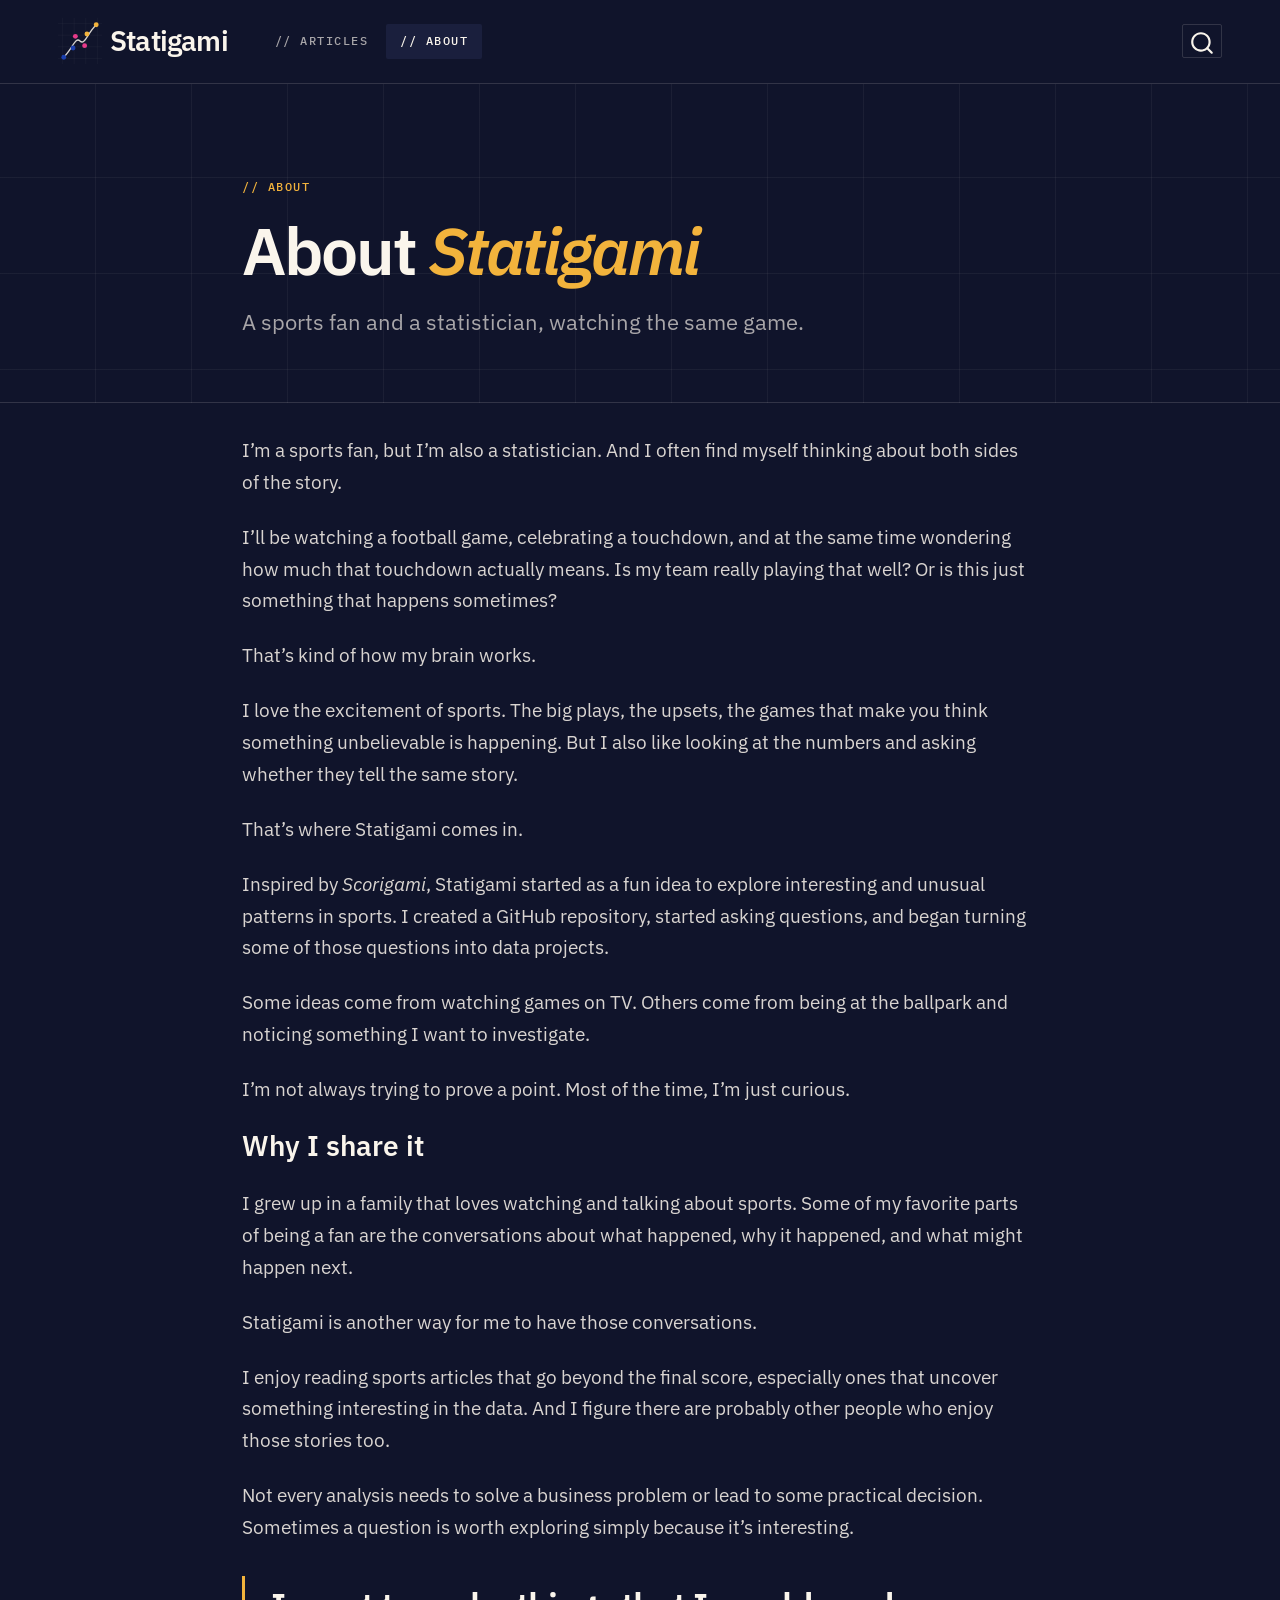
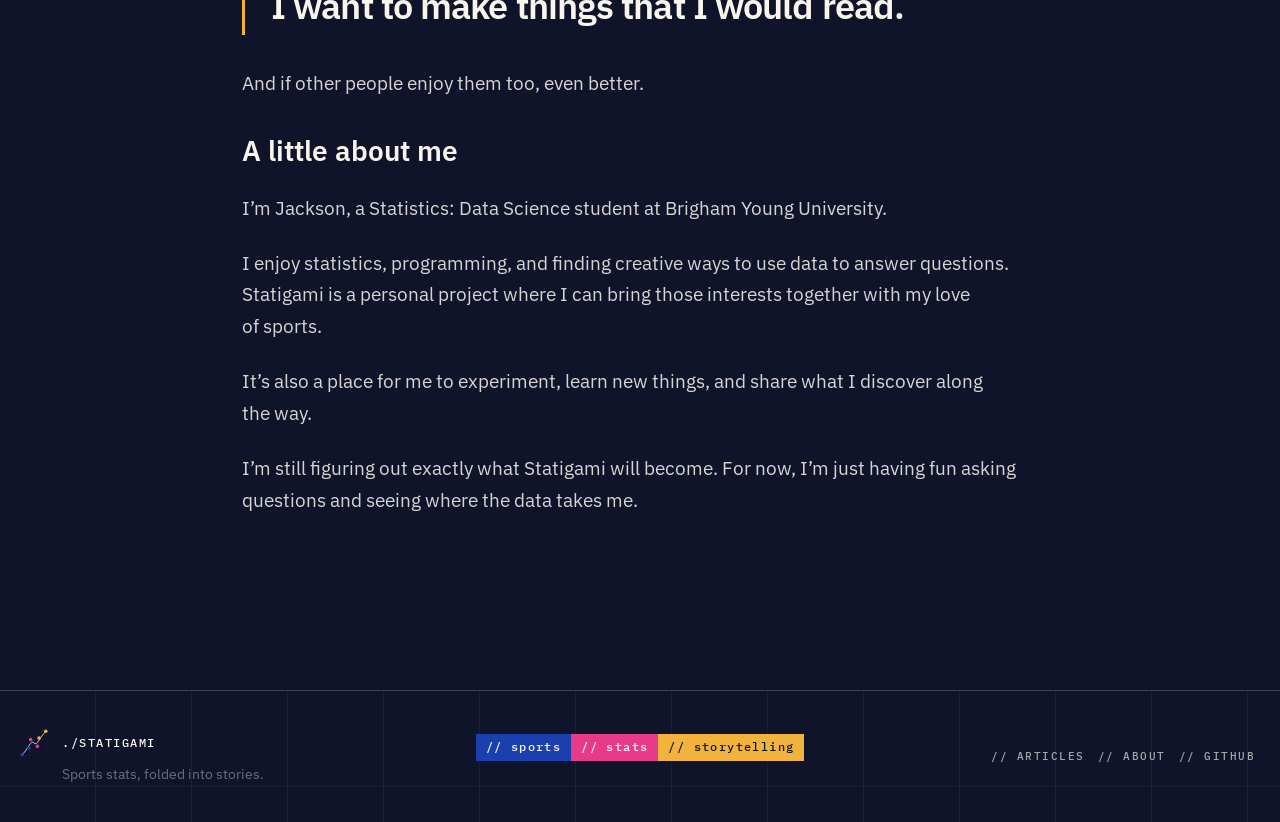
<file: about.html>
<!DOCTYPE html>
<html xmlns="http://www.w3.org/1999/xhtml" lang="en" xml:lang="en"><head>

<meta charset="utf-8">
<meta name="generator" content="quarto-1.11.9">

<meta name="viewport" content="width=device-width, initial-scale=1.0, user-scalable=yes">


<title>About Statigami – Statigami</title>
<style>
/* Default styles provided by pandoc.
** See https://pandoc.org/MANUAL.html#variables-for-html for config info.
*/
span.smallcaps{font-variant: small-caps;}
div.columns{display: flex; gap: 1.5em;}
div.column{flex: auto;}
@media screen {
div.columns{gap: min(4vw, 1.5em);}
div.column{overflow-x: auto;}
}
div.hanging-indent{margin-left: 1.5em; text-indent: -1.5em;}
ul.task-list{list-style: none;}
ul.task-list li input[type="checkbox"] {
  width: 0.8em;
  margin: 0 0.8em 0.2em -1em; /* quarto-specific, see https://github.com/quarto-dev/quarto-cli/issues/4556 */ 
  vertical-align: middle;
}
</style>


<script src="site_libs/quarto-nav/quarto-nav.js"></script>
<script src="site_libs/quarto-nav/headroom.min.js"></script>
<script src="site_libs/clipboard/clipboard.min.js"></script>
<script src="site_libs/quarto-search/autocomplete.umd.js"></script>
<script src="site_libs/quarto-search/fuse.min.js"></script>
<script src="site_libs/quarto-search/quarto-search.js"></script>
<meta name="quarto:offset" content="./">
<link href="./assets/brand/mark-circle.svg" rel="icon" type="image/svg+xml">
<script src="site_libs/quarto-html/quarto.js" type="module"></script>
<script src="site_libs/quarto-html/tabsets/tabsets.js" type="module"></script>
<script src="site_libs/quarto-html/scrollable-regions/scrollable-regions.js" type="module"></script>
<script src="site_libs/quarto-html/popper.min.js"></script>
<script src="site_libs/quarto-html/tippy.umd.min.js"></script>
<script src="site_libs/quarto-html/anchor.min.js"></script>
<link href="site_libs/quarto-html/tippy.css" rel="stylesheet">
<link href="site_libs/quarto-html/quarto-syntax-highlighting-dark-9f6dff70e9cd0515a60d617a9ec6b0ea.css" rel="stylesheet" id="quarto-text-highlighting-styles">
<script src="site_libs/bootstrap/bootstrap.min.js"></script>
<link href="site_libs/bootstrap/bootstrap-icons.css" rel="stylesheet">
<link href="site_libs/bootstrap/bootstrap-7eaee70c5a9a3da5aa6dca53f862698c.min.css" rel="stylesheet" append-hash="true" id="quarto-bootstrap" data-mode="dark">
<script id="quarto-search-options" type="application/json">{
  "location": "navbar",
  "copy-button": false,
  "collapse-after": 3,
  "panel-placement": "end",
  "type": "overlay",
  "limit": 50,
  "keyboard-shortcut": [
    "f",
    "/",
    "s"
  ],
  "show-item-context": false,
  "language": {
    "search-no-results-text": "No results",
    "search-matching-documents-text": "matching documents",
    "search-copy-link-title": "Copy link to search",
    "search-hide-matches-text": "Hide additional matches",
    "search-more-match-text": "more match in this document",
    "search-more-matches-text": "more matches in this document",
    "search-clear-button-title": "Clear",
    "search-text-placeholder": "",
    "search-detached-cancel-button-title": "Cancel",
    "search-submit-button-title": "Submit",
    "search-label": "Search"
  }
}</script>
<style>html{ scroll-behavior: smooth; }</style>


<meta property="og:title" content="About Statigami – Statigami">
<meta property="og:description" content="A sports fan and a statistician, watching the same game.">
<meta property="og:site_name" content="Statigami">
<meta name="twitter:title" content="About Statigami – Statigami">
<meta name="twitter:description" content="A sports fan and a statistician, watching the same game.">
<meta name="twitter:card" content="summary">
</head>

<body class="nav-fixed fullcontent quarto-light"><a id="quarto-skip-link" class="visually-hidden-focusable" href="#quarto-document-content">Skip to main content</a>

<div id="quarto-search-results"></div>
  <header id="quarto-header" class="headroom fixed-top quarto-banner">
    <nav class="navbar navbar-expand-lg " data-bs-theme="dark" aria-label="Site">
      <div class="navbar-container container-fluid">
      <div class="navbar-brand-container mx-auto">
    <a href="./index.html" class="navbar-brand navbar-brand-logo">
    <img src="./assets/brand/mark.svg" alt="Statigami logo" class="navbar-logo light-content">
    <img src="./assets/brand/mark.svg" alt="Statigami logo" class="navbar-logo dark-content">
    </a>
    <a class="navbar-brand" href="./index.html">
    <span class="navbar-title">Statigami</span>
    </a>
  </div>
          <button class="navbar-toggler" type="button" data-bs-toggle="collapse" data-bs-target="#navbarCollapse" aria-controls="navbarCollapse" aria-expanded="false" aria-label="Toggle navigation" onclick="if (window.quartoToggleHeadroom) { window.quartoToggleHeadroom(); }">
  <span class="navbar-toggler-icon"></span>
</button>
          <div class="collapse navbar-collapse" id="navbarCollapse">
            <ul class="navbar-nav navbar-nav-scroll me-auto">
  <li class="nav-item">
    <a class="nav-link" href="./articles.html"> 
<span class="menu-text">// Articles</span></a>
  </li>  
  <li class="nav-item">
    <a class="nav-link active" href="./about.html" aria-current="page"> 
<span class="menu-text">// About</span></a>
  </li>  
</ul>
          </div> <!-- /navcollapse -->
            <div class="quarto-navbar-tools">
</div>
            <div id="quarto-search" class="" title="Search"></div>
      </div> <!-- /container-fluid -->
    </nav>
</header>
<!-- content -->
<header id="title-block-header" class="quarto-title-block sg-title-block page-columns page-full">
  <div class="quarto-title-banner page-columns page-full">
    <div class="quarto-title column-body">
      <div class="sg-kicker">
        
        <span class="sg-kicker-cat">// About</span>
        
      </div>
      <h1 class="title">About <em>Statigami</em></h1>
            <p class="subtitle lead">A sports fan and a statistician, watching the same game.</p>
                      </div>
  </div>
</header><div id="quarto-content" class="quarto-container page-columns page-rows-contents page-layout-article page-navbar">
<!-- sidebar -->
<!-- margin-sidebar -->
    
<!-- main -->
<main class="content quarto-banner-title-block" id="quarto-document-content" tabindex="-1">




<p>I’m a sports fan, but I’m also a statistician. And I often find myself thinking about both sides of the story.</p>
<p>I’ll be watching a football game, celebrating a touchdown, and at the same time wondering how much that touchdown actually means. Is my team really playing that well? Or is this just something that happens sometimes?</p>
<p>That’s kind of how my brain works.</p>
<p>I love the excitement of sports. The big plays, the upsets, the games that make you think something unbelievable is happening. But I also like looking at the numbers and asking whether they tell the same story.</p>
<p>That’s where Statigami comes in.</p>
<p>Inspired by <em>Scorigami</em>, Statigami started as a fun idea to explore interesting and unusual patterns in sports. I created a GitHub repository, started asking questions, and began turning some of those questions into data projects.</p>
<p>Some ideas come from watching games on TV. Others come from being at the ballpark and noticing something I want to investigate.</p>
<p>I’m not always trying to prove a point. Most of the time, I’m just curious.</p>
<section id="why-i-share-it" class="level2">
<h2 class="anchored" data-anchor-id="why-i-share-it">Why I share it</h2>
<p>I grew up in a family that loves watching and talking about sports. Some of my favorite parts of being a fan are the conversations about what happened, why it happened, and what might happen next.</p>
<p>Statigami is another way for me to have those conversations.</p>
<p>I enjoy reading sports articles that go beyond the final score, especially ones that uncover something interesting in the data. And I figure there are probably other people who enjoy those stories too.</p>
<p>Not every analysis needs to solve a business problem or lead to some practical decision. Sometimes a question is worth exploring simply because it’s interesting.</p>
<div class="sg-pull">
<p>I want to make things that I would read.</p>
</div>
<p>And if other people enjoy them too, even better.</p>
</section>
<section id="a-little-about-me" class="level2">
<h2 class="anchored" data-anchor-id="a-little-about-me">A little about me</h2>
<p>I’m Jackson, a Statistics: Data Science student at Brigham Young University.</p>
<p>I enjoy statistics, programming, and finding creative ways to use data to answer questions. Statigami is a personal project where I can bring those interests together with my love of sports.</p>
<p>It’s also a place for me to experiment, learn new things, and share what I discover along the way.</p>
<p>I’m still figuring out exactly what Statigami will become. For now, I’m just having fun asking questions and seeing where the data takes me.</p>


</section>

</main> <!-- /main -->
<div class="sg-progress" aria-hidden="true"></div>
<script>
// Reading-progress bar that heats up (cobalt -> magenta -> amber) as the
// reader gets through an article
(() => {
  const content = document.querySelector("#quarto-document-content");
  const bar = document.querySelector(".sg-progress");
  if (!content || !document.body.classList.contains("sg-article")) return;
  bar.classList.add("is-on");
  const update = () => {
    const start = content.offsetTop;
    const span = content.offsetHeight - window.innerHeight;
    const p = Math.min(1, Math.max(0, (window.scrollY - start) / Math.max(span, 1)));
    bar.style.transform = `scaleX(${p})`;
    bar.dataset.heat = p < 1 / 3 ? "cool" : p < 2 / 3 ? "mid" : "hot";
  };
  addEventListener("scroll", update, { passive: true });
  addEventListener("resize", update);
  update();
})();
</script>
<script id="quarto-html-after-body" type="application/javascript">
  window.document.addEventListener("DOMContentLoaded", function (event) {
    const icon = "";
    const anchorJS = new window.AnchorJS();
    anchorJS.options = {
      placement: 'right',
      icon: icon
    };
    anchorJS.add('.anchored');
    const isCodeAnnotation = (el) => {
      for (const clz of el.classList) {
        if (clz.startsWith('code-annotation-')) {                     
          return true;
        }
      }
      return false;
    }
    const onCopySuccess = function(e) {
      // button target
      const button = e.trigger;
      // don't keep focus
      button.blur();
      // flash "checked"
      button.classList.add('code-copy-button-checked');
      var currentTitle = button.getAttribute("title");
      button.setAttribute("title", "Copied!");
      let tooltip;
      if (window.bootstrap) {
        button.setAttribute("data-bs-toggle", "tooltip");
        button.setAttribute("data-bs-placement", "left");
        button.setAttribute("data-bs-title", "Copied!");
        tooltip = new bootstrap.Tooltip(button, 
          { trigger: "manual", 
            customClass: "code-copy-button-tooltip",
            offset: [0, -8]});
        tooltip.show();    
      }
      setTimeout(function() {
        if (tooltip) {
          tooltip.hide();
          button.removeAttribute("data-bs-title");
          button.removeAttribute("data-bs-toggle");
          button.removeAttribute("data-bs-placement");
        }
        button.setAttribute("title", currentTitle);
        button.classList.remove('code-copy-button-checked');
      }, 1000);
      // clear code selection
      e.clearSelection();
    }
    const getTextToCopy = function(trigger) {
      const outerScaffold = trigger.parentElement.cloneNode(true);
      const codeEl = outerScaffold.querySelector('code');
      for (const childEl of codeEl.children) {
        if (isCodeAnnotation(childEl)) {
          childEl.remove();
        }
      }
      return codeEl.innerText;
    }
    const clipboard = new window.ClipboardJS('.code-copy-button:not([data-in-quarto-modal])', {
      text: getTextToCopy
    });
    clipboard.on('success', onCopySuccess);
    if (window.document.getElementById('quarto-embedded-source-code-modal')) {
      const clipboardModal = new window.ClipboardJS('.code-copy-button[data-in-quarto-modal]', {
        text: getTextToCopy,
        container: window.document.getElementById('quarto-embedded-source-code-modal')
      });
      clipboardModal.on('success', onCopySuccess);
    }
      var localhostRegex = new RegExp(/^(?:http|https):\/\/localhost\:?[0-9]*\//);
      var mailtoRegex = new RegExp(/^mailto:/);
        var filterRegex = new RegExp("https:\/\/jackson-justice\.github\.io\/statigami\/");
      const newWindowLabel = "(opens in a new tab)";
      const newWindowNoteId = "quarto-ext-newwindow-label";
      // Links reference one hidden label through aria-describedby, so the
      // announcement never changes their accessible name.
      var describeNewWindow = (link) => {
        if (!window.document.getElementById(newWindowNoteId)) {
          var newWindowNote = window.document.createElement("span");
          newWindowNote.id = newWindowNoteId;
          newWindowNote.hidden = true;
          newWindowNote.textContent = newWindowLabel;
          window.document.body.appendChild(newWindowNote);
        }
        var describedBy = (link.getAttribute("aria-describedby") || "").split(/\s+/).filter(Boolean);
        if (!describedBy.includes(newWindowNoteId)) {
          describedBy.push(newWindowNoteId);
          link.setAttribute("aria-describedby", describedBy.join(" "));
        }
      }
      var isInternal = (href) => {
          return filterRegex.test(href) || localhostRegex.test(href) || mailtoRegex.test(href);
      }
      // Inspect non-navigation links and adorn them if external
      window.quartoDecorateExternalLinks = function (root) {
     var links = (root || window.document).querySelectorAll('a[href]:not(.nav-link):not(.navbar-brand):not(.toc-action):not(.sidebar-link):not(.sidebar-item-toggle):not(.pagination-link):not(.no-external):not([aria-hidden]):not(.dropdown-item):not(.quarto-navigation-tool):not(.about-link)');
      for (var i=0; i<links.length; i++) {
        const link = links[i];
        if (!isInternal(link.href)) {
          // undo the damage that might have been done by quarto-nav.js in the case of
          // links that we want to consider external
          if (link.dataset.originalHref !== undefined) {
            link.href = link.dataset.originalHref;
          }
            // target, if specified
            link.setAttribute("target", "_blank");
            if (link.getAttribute("rel") === null) {
              link.setAttribute("rel", "noopener");
            }
            describeNewWindow(link);
          if (!link.classList.contains('no-external-icon')) {
          }
        }
      }
      };
      window.quartoDecorateExternalLinks(window.document);
    // Esc closes the popup (WCAG 1.4.13) and focus leaving both trigger and
    // popup closes it (WCAG 2.4.11); tippy handles neither for interactive popups.
    const hideOnEscAndFocusOut = {
      name: 'hideOnEscAndFocusOut',
      defaultValue: true,
      fn(instance) {
        const dismiss = () => {
          // A show scheduled by the trigger delay would otherwise reopen it
          instance.clearDelayTimeouts();
          instance.hide();
        };
        const onKeyDown = (event) => {
          if (event.key !== 'Escape') {
            return;
          }
          // Keep Esc from also reaching page handlers (e.g. reveal.js overview),
          // except an open reveal.js slide menu, which Esc should close too.
          // The menu handles keys only when its keyboard option is on.
          const menuHandlesEsc = window.Reveal?.getPlugin?.('menu')?.isOpen() &&
            window.Reveal.getConfig().menu?.keyboard !== false;
          if (!menuHandlesEsc) {
            event.stopPropagation();
          }
          if (instance.popper.contains(window.document.activeElement)) {
            // Disabled while refocusing so the focus trigger does not reopen it
            instance.disable();
            instance.reference.focus();
            instance.enable();
          }
          dismiss();
        };
        const onFocusOut = (event) => {
          const target = event.relatedTarget;
          if (target && !instance.reference.contains(target) &&
              !instance.popper.contains(target)) {
            dismiss();
          }
        };
        // On the trigger too: a click trigger (code-annotations: select) has no
        // blur handling. Attached for the instance's lifetime so leaving the
        // trigger also cancels a show still pending on the trigger delay.
        instance.reference.addEventListener('focusout', onFocusOut);
        return {
          onShow() {
            window.document.addEventListener('keydown', onKeyDown, true);
            instance.popper.addEventListener('focusout', onFocusOut);
          },
          onHide() {
            window.document.removeEventListener('keydown', onKeyDown, true);
            instance.popper.removeEventListener('focusout', onFocusOut);
          },
          onDestroy() {
            instance.reference.removeEventListener('focusout', onFocusOut);
          },
        };
      },
    };
    function tippyHover(el, contentFn, onTriggerFn, onUntriggerFn) {
      const config = {
        allowHTML: true,
        maxWidth: 500,
        delay: 100,
        arrow: false,
        appendTo: function(el) {
            return el.parentElement;
        },
        interactive: true,
        interactiveBorder: 10,
        theme: 'quarto',
        placement: 'bottom-start',
        plugins: [hideOnEscAndFocusOut],
      };
      if (contentFn) {
        config.content = contentFn;
      }
      if (onTriggerFn) {
        config.onTrigger = onTriggerFn;
      }
      if (onUntriggerFn) {
        config.onUntrigger = onUntriggerFn;
      }
      window.tippy(el, config); 
    }
    const noterefs = window.document.querySelectorAll('a[role="doc-noteref"]');
    for (var i=0; i<noterefs.length; i++) {
      const ref = noterefs[i];
      tippyHover(ref, function() {
        // use id or data attribute instead here
        let href = ref.getAttribute('data-footnote-href') || ref.getAttribute('href');
        try { href = new URL(href).hash; } catch {}
        const id = href.replace(/^#\/?/, "");
        const note = window.document.getElementById(id);
        if (note) {
          return note.innerHTML;
        } else {
          return "";
        }
      });
    }
    const xrefs = window.document.querySelectorAll('a.quarto-xref');
    const processXRef = (id, note) => {
      // Strip column container classes
      const stripColumnClz = (el) => {
        el.classList.remove("page-full", "page-columns");
        if (el.children) {
          for (const child of el.children) {
            stripColumnClz(child);
          }
        }
      }
      stripColumnClz(note)
      if (id === null || id.startsWith('sec-')) {
        // Special case sections, only their first couple elements
        const container = document.createElement("div");
        if (note.children && note.children.length > 2) {
          container.appendChild(note.children[0].cloneNode(true));
          for (let i = 1; i < note.children.length; i++) {
            const child = note.children[i];
            if (child.tagName === "P" && child.innerText === "") {
              continue;
            } else {
              container.appendChild(child.cloneNode(true));
              break;
            }
          }
          if (window.Quarto?.typesetMath) {
            window.Quarto.typesetMath(container);
          }
          return container.innerHTML
        } else {
          if (window.Quarto?.typesetMath) {
            window.Quarto.typesetMath(note);
          }
          return note.innerHTML;
        }
      } else {
        // Remove any anchor links if they are present
        const anchorLink = note.querySelector('a.anchorjs-link');
        if (anchorLink) {
          anchorLink.remove();
        }
        if (window.Quarto?.typesetMath) {
          window.Quarto.typesetMath(note);
        }
        if (note.classList.contains("callout")) {
          return note.outerHTML;
        } else {
          return note.innerHTML;
        }
      }
    }
    for (var i=0; i<xrefs.length; i++) {
      const xref = xrefs[i];
      tippyHover(xref, undefined, function(instance) {
        instance.disable();
        let url = xref.getAttribute('href');
        let hash = undefined; 
        if (url.startsWith('#')) {
          hash = url;
        } else {
          try { hash = new URL(url).hash; } catch {}
        }
        if (hash) {
          const id = hash.replace(/^#\/?/, "");
          const note = window.document.getElementById(id);
          if (note !== null) {
            try {
              const html = processXRef(id, note.cloneNode(true));
              instance.setContent(html);
            } finally {
              instance.enable();
              instance.show();
            }
          } else {
            // See if we can fetch this
            fetch(url.split('#')[0])
            .then(res => res.text())
            .then(html => {
              const parser = new DOMParser();
              const htmlDoc = parser.parseFromString(html, "text/html");
              const note = htmlDoc.getElementById(id);
              if (note !== null) {
                const html = processXRef(id, note);
                instance.setContent(html);
              } 
            }).finally(() => {
              instance.enable();
              instance.show();
            });
          }
        } else {
          // See if we can fetch a full url (with no hash to target)
          // This is a special case and we should probably do some content thinning / targeting
          fetch(url)
          .then(res => res.text())
          .then(html => {
            const parser = new DOMParser();
            const htmlDoc = parser.parseFromString(html, "text/html");
            const note = htmlDoc.querySelector('main.content');
            if (note !== null) {
              // This should only happen for chapter cross references
              // (since there is no id in the URL)
              // remove the first header
              if (note.children.length > 0 && note.children[0].tagName === "HEADER") {
                note.children[0].remove();
              }
              const html = processXRef(null, note);
              instance.setContent(html);
            } 
          }).finally(() => {
            instance.enable();
            instance.show();
          });
        }
      }, function(instance) {
      });
    }
        let selectedAnnoteEl;
        const selectorForAnnotation = ( cell, annotation) => {
          let cellAttr = 'data-code-cell="' + cell + '"';
          let lineAttr = 'data-code-annotation="' +  annotation + '"';
          const selector = 'span[' + cellAttr + '][' + lineAttr + ']';
          return selector;
        }
        const selectCodeLines = (annoteEl) => {
          const doc = window.document;
          const targetCell = annoteEl.getAttribute("data-target-cell");
          const targetAnnotation = annoteEl.getAttribute("data-target-annotation");
          const annoteSpan = window.document.querySelector(selectorForAnnotation(targetCell, targetAnnotation));
          const lines = annoteSpan.getAttribute("data-code-lines").split(",");
          const lineIds = lines.map((line) => {
            return targetCell + "-" + line;
          })
          // Each band is positioned against its own containing block, which is
          // not the offsetParent of the lines, so place it from client rects.
          const placeBand = (band, firstEl, lastEl, codeBlock) => {
            const container = band.offsetParent;
            if (container === null) {
              return;
            }
            const containerRect = container.getBoundingClientRect();
            // Reveal.js scales slides with a transform, so convert client
            // pixels back to the CSS pixels of the container.
            const scale = containerRect.height / container.offsetHeight || 1;
            const firstRect = firstEl.getBoundingClientRect();
            const lastRect = lastEl.getBoundingClientRect();
            const top = (firstRect.top - containerRect.top) / scale - container.clientTop + container.scrollTop;
            const height = (lastRect.bottom - firstRect.top) / scale;
            band.style.top = top - 2 + "px";
            band.style.height = height + 4 + "px";
            if (codeBlock) {
              // Without the copy button wrapper, the containing block is wider
              // than the code block, so span the code block explicitly.
              const blockRect = codeBlock.getBoundingClientRect();
              band.style.left = (blockRect.left - containerRect.left) / scale - container.clientLeft + container.scrollLeft + "px";
              band.style.width = blockRect.width / scale + "px";
            }
          };
          if (lineIds.length > 0) {
            const el = window.document.getElementById(lineIds[0]);
            const lastEl = window.document.getElementById(lineIds[lineIds.length - 1]);
            const parent = el.parentElement.parentElement;
            // cook up a div (if necessary) and position it
            let div = window.document.getElementById("code-annotation-line-highlight");
            if (div === null) {
              div = window.document.createElement("div");
              div.setAttribute("id", "code-annotation-line-highlight");
              div.style.position = 'absolute';
              parent.appendChild(div);
            }
            placeBand(div, el, lastEl, parent.closest("div.sourceCode") || parent);
            let gutterDiv = window.document.getElementById("code-annotation-line-highlight-gutter");
            if (gutterDiv === null) {
              gutterDiv = window.document.createElement("div");
              gutterDiv.setAttribute("id", "code-annotation-line-highlight-gutter");
              gutterDiv.style.position = 'absolute';
              const codeCell = window.document.getElementById(targetCell);
              const gutter = codeCell.querySelector('.code-annotation-gutter');
              gutter.appendChild(gutterDiv);
            }
            placeBand(gutterDiv, el, lastEl);
            selectedAnnoteEl = annoteEl;
          }
        };
        const unselectCodeLines = () => {
          const elementsIds = ["code-annotation-line-highlight", "code-annotation-line-highlight-gutter"];
          elementsIds.forEach((elId) => {
            const div = window.document.getElementById(elId);
            if (div) {
              div.remove();
            }
          });
          selectedAnnoteEl = undefined;
        };
          // Handle positioning of the toggle
      window.addEventListener(
        "resize",
        throttle(() => {
          elRect = undefined;
          if (selectedAnnoteEl) {
            selectCodeLines(selectedAnnoteEl);
          }
        }, 10)
      );
      function throttle(fn, ms) {
      let throttle = false;
      let timer;
        return (...args) => {
          if(!throttle) { // first call gets through
              fn.apply(this, args);
              throttle = true;
          } else { // all the others get throttled
              if(timer) clearTimeout(timer); // cancel #2
              timer = setTimeout(() => {
                fn.apply(this, args);
                timer = throttle = false;
              }, ms);
          }
        };
      }
        // Attach click handler to the DT
        const annoteDls = window.document.querySelectorAll('dt[data-target-cell]');
        for (const annoteDlNode of annoteDls) {
          annoteDlNode.addEventListener('click', (event) => {
            const clickedEl = event.target;
            if (clickedEl !== selectedAnnoteEl) {
              unselectCodeLines();
              const activeEl = window.document.querySelector('dt[data-target-cell].code-annotation-active');
              if (activeEl) {
                activeEl.classList.remove('code-annotation-active');
              }
              selectCodeLines(clickedEl);
              clickedEl.classList.add('code-annotation-active');
            } else {
              // Unselect the line
              unselectCodeLines();
              clickedEl.classList.remove('code-annotation-active');
            }
          });
        }
    const findCites = (el) => {
      const parentEl = el.parentElement;
      if (parentEl) {
        const cites = parentEl.dataset.cites;
        if (cites) {
          return {
            el,
            cites: cites.split(' ')
          };
        } else {
          return findCites(el.parentElement)
        }
      } else {
        return undefined;
      }
    };
    var bibliorefs = window.document.querySelectorAll('a[role="doc-biblioref"]');
    for (var i=0; i<bibliorefs.length; i++) {
      const ref = bibliorefs[i];
      const citeInfo = findCites(ref);
      if (citeInfo) {
        tippyHover(citeInfo.el, function() {
          var popup = window.document.createElement('div');
          citeInfo.cites.forEach(function(cite) {
            var citeDiv = window.document.createElement('div');
            citeDiv.classList.add('hanging-indent');
            citeDiv.classList.add('csl-entry');
            var biblioDiv = window.document.getElementById('ref-' + cite);
            if (biblioDiv) {
              citeDiv.innerHTML = biblioDiv.innerHTML;
            }
            popup.appendChild(citeDiv);
          });
          return popup.innerHTML;
        });
      }
    }
  });
  </script>
  <script type="application/javascript">
  window.quartoScrollableRegionsLabels = {"code":"Scrollable code","output":"Scrollable output"};
  </script>
</div> <!-- /content -->
<footer class="footer">
  <div class="nav-footer">
    <div class="nav-footer-left">
<p><span class="sg-footer-sig">./STATIGAMI</span> <span class="sg-footer-tag">Sports stats, folded into stories.</span></p>
</div>   
    <div class="nav-footer-center">
<p><span class="sg-triad"><span>// sports</span><span>// stats</span><span>// storytelling</span></span></p>
</div>
    <div class="nav-footer-right">
      <ul class="footer-items list-unstyled">
    <li class="nav-item">
    <a class="nav-link" href="./articles.html">
<p>// Articles</p>
</a>
  </li>  
    <li class="nav-item">
    <a class="nav-link" href="./about.html">
<p>// About</p>
</a>
  </li>  
    <li class="nav-item">
    <a class="nav-link" href="https://github.com/jackson-justice/statigami">
<p>// GitHub</p>
</a>
  </li>  
</ul>
    </div>
  </div>
</footer>




<script src="site_libs/quarto-html/zenscroll-min.js"></script>
</body></html>
</file>
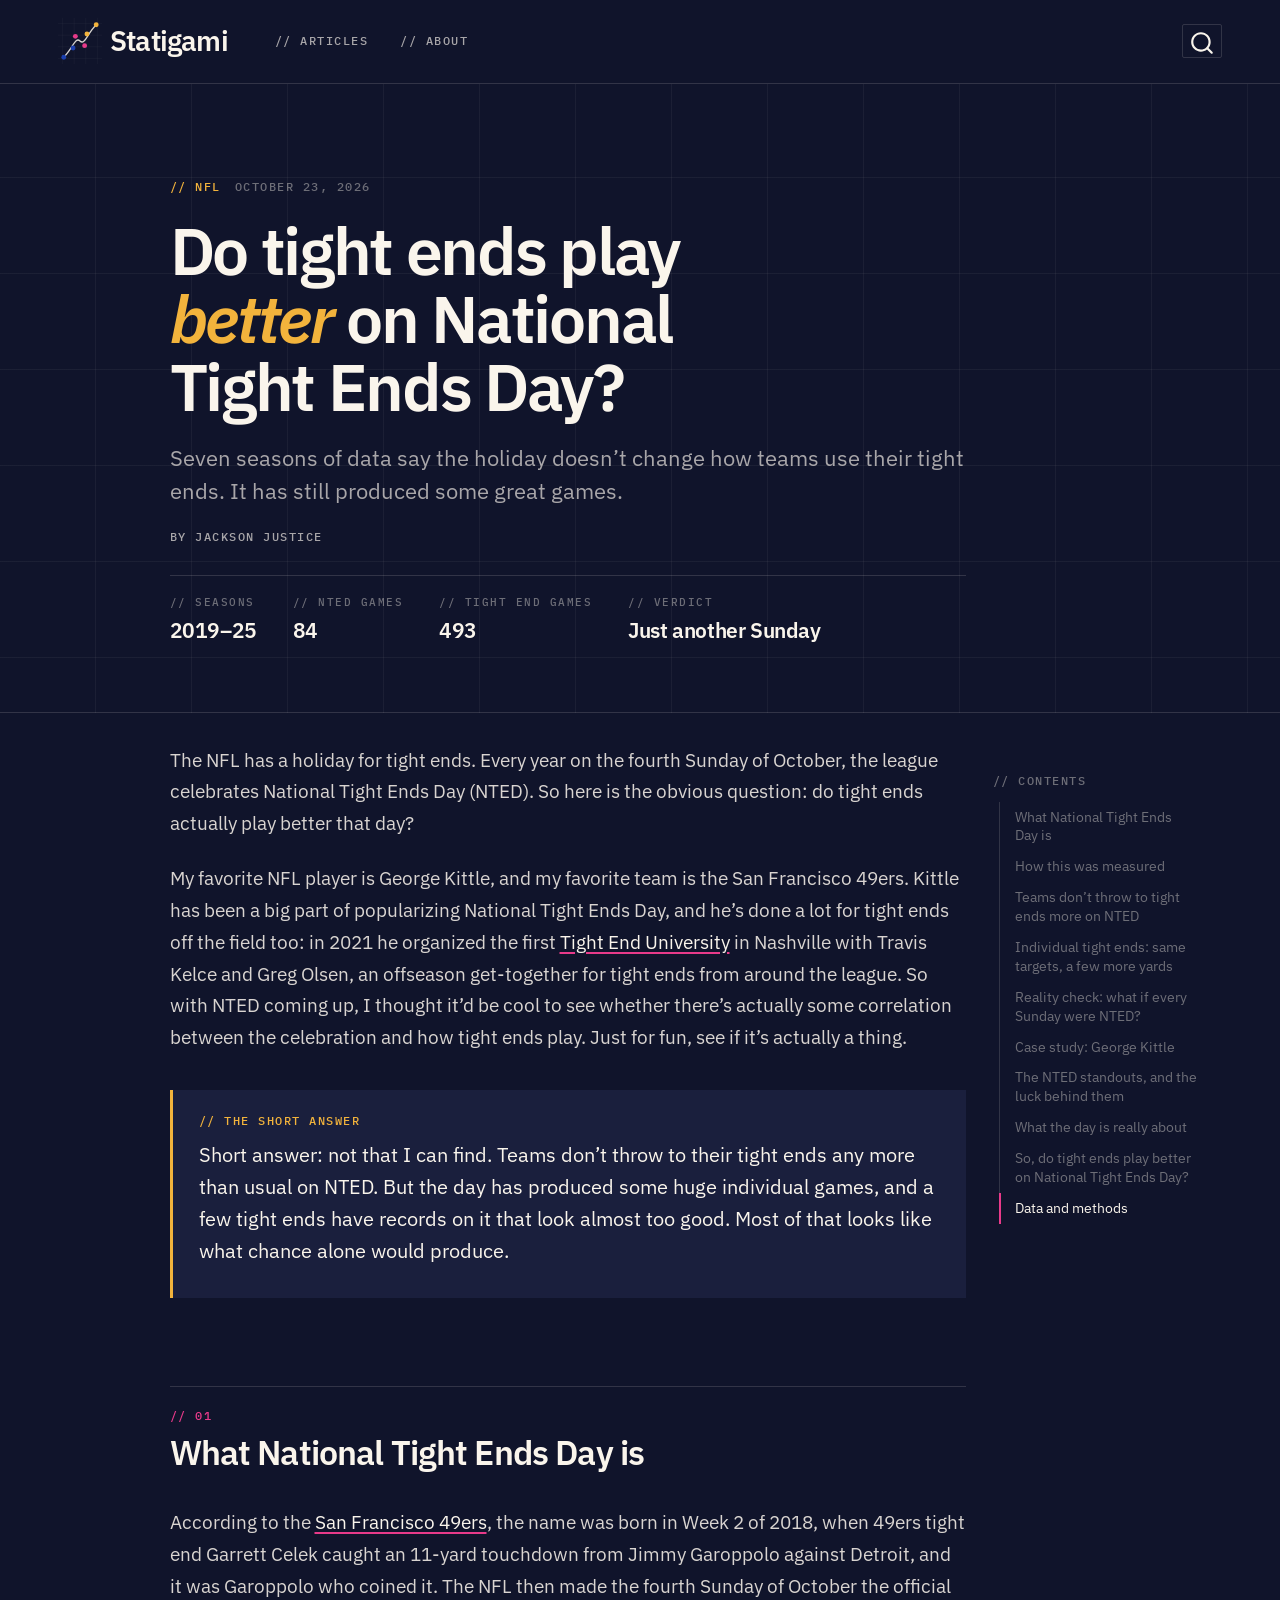
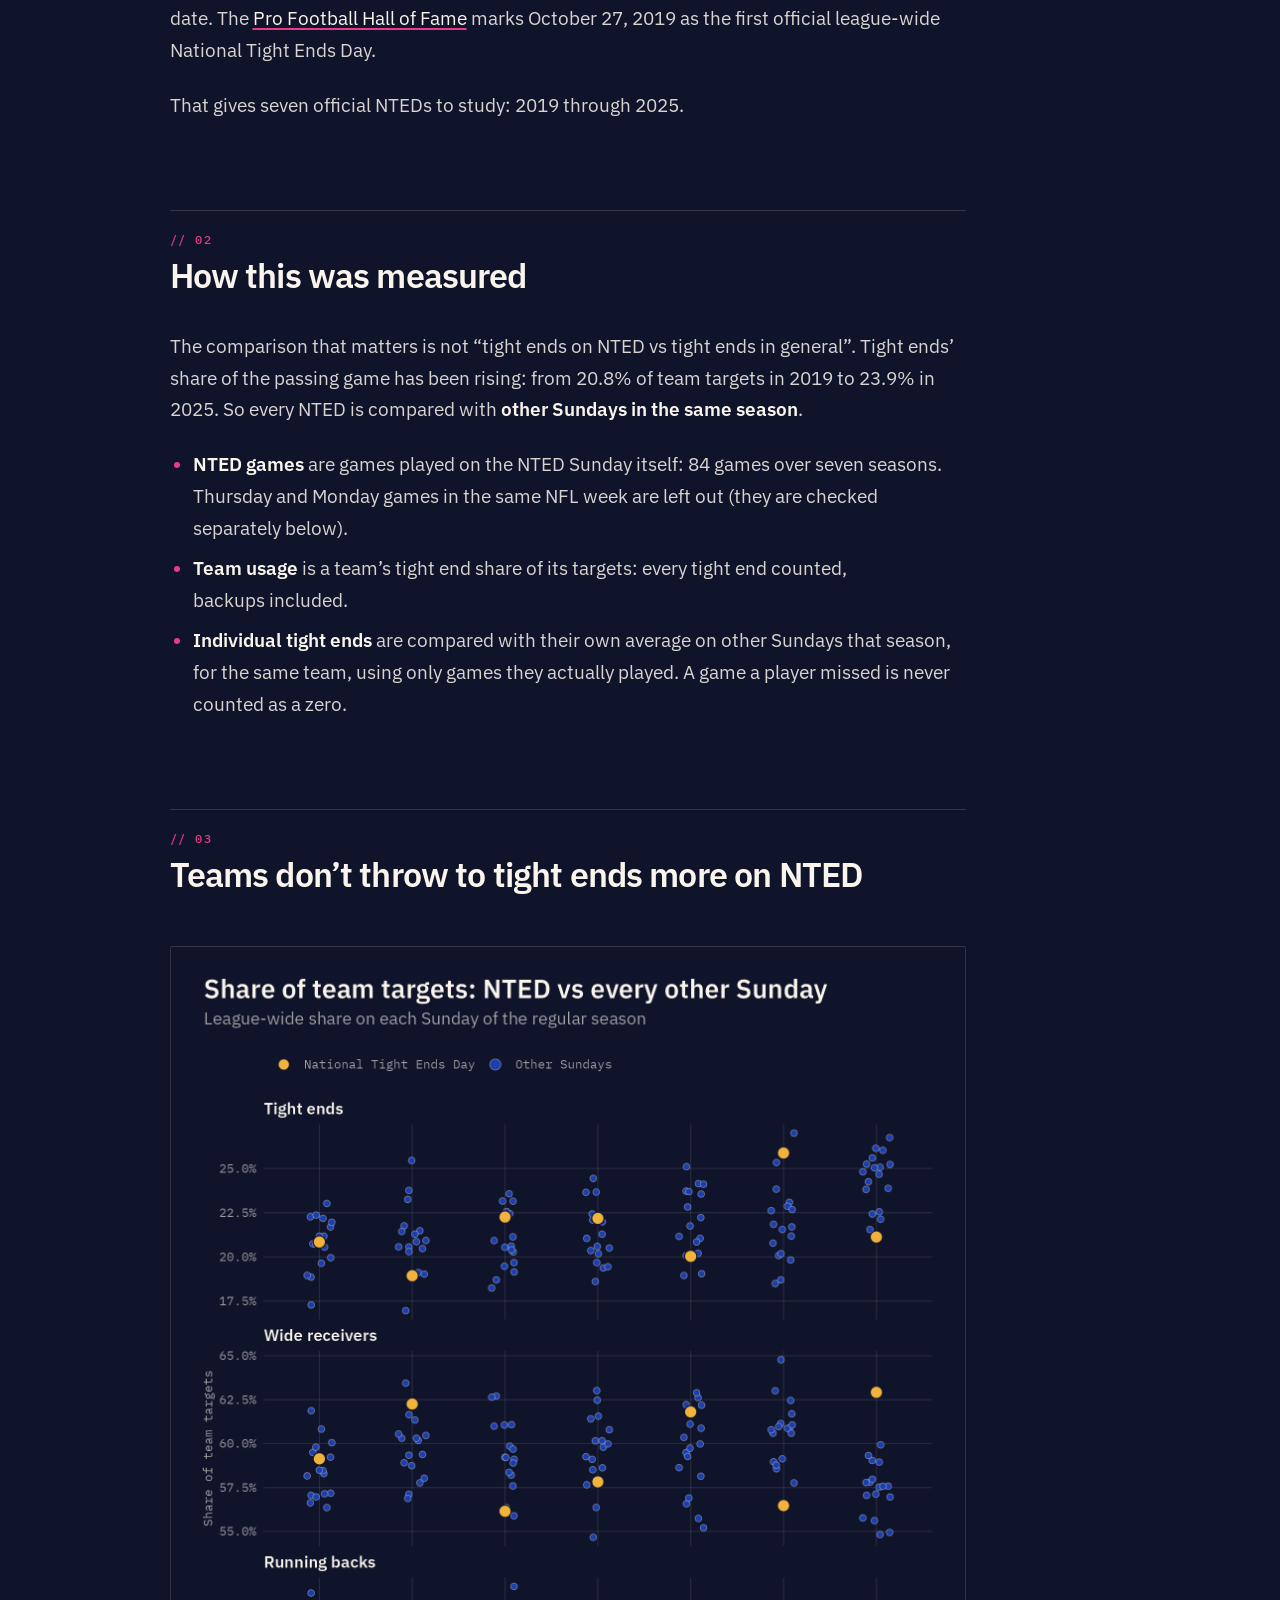
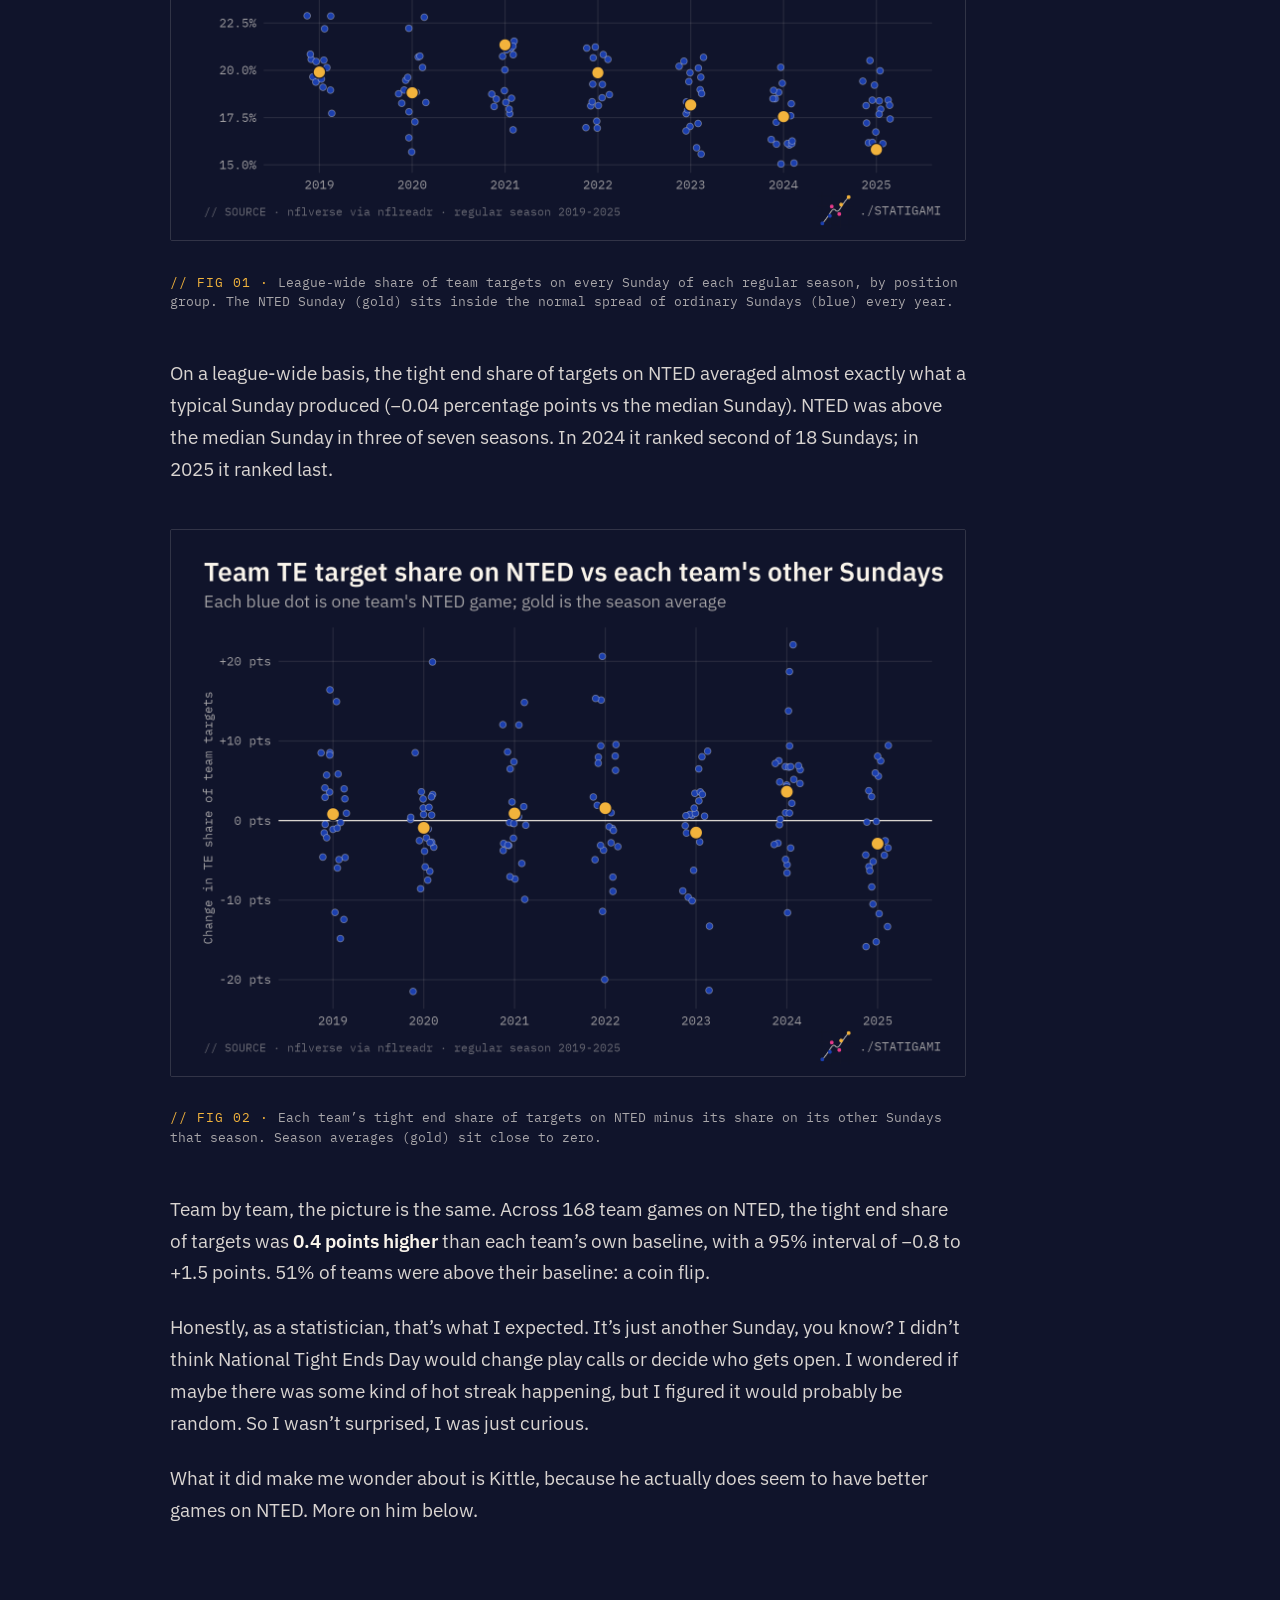
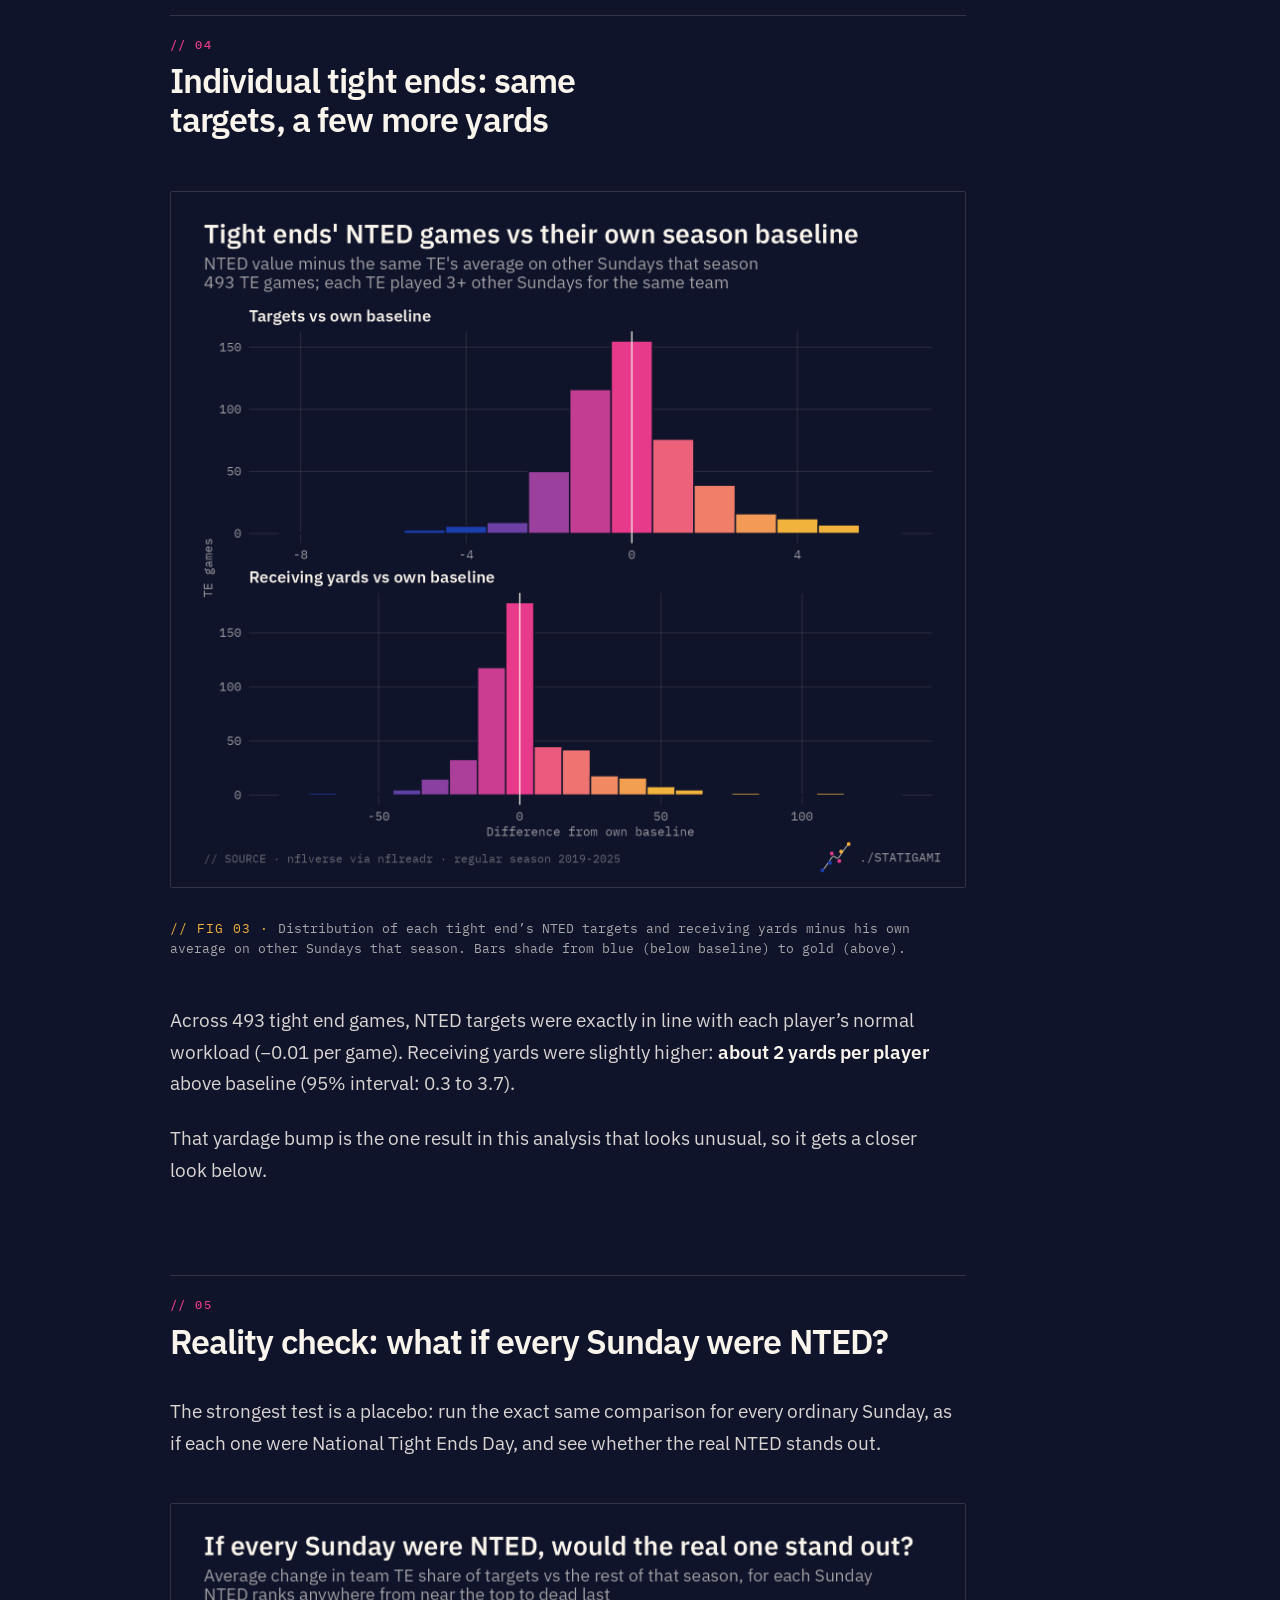
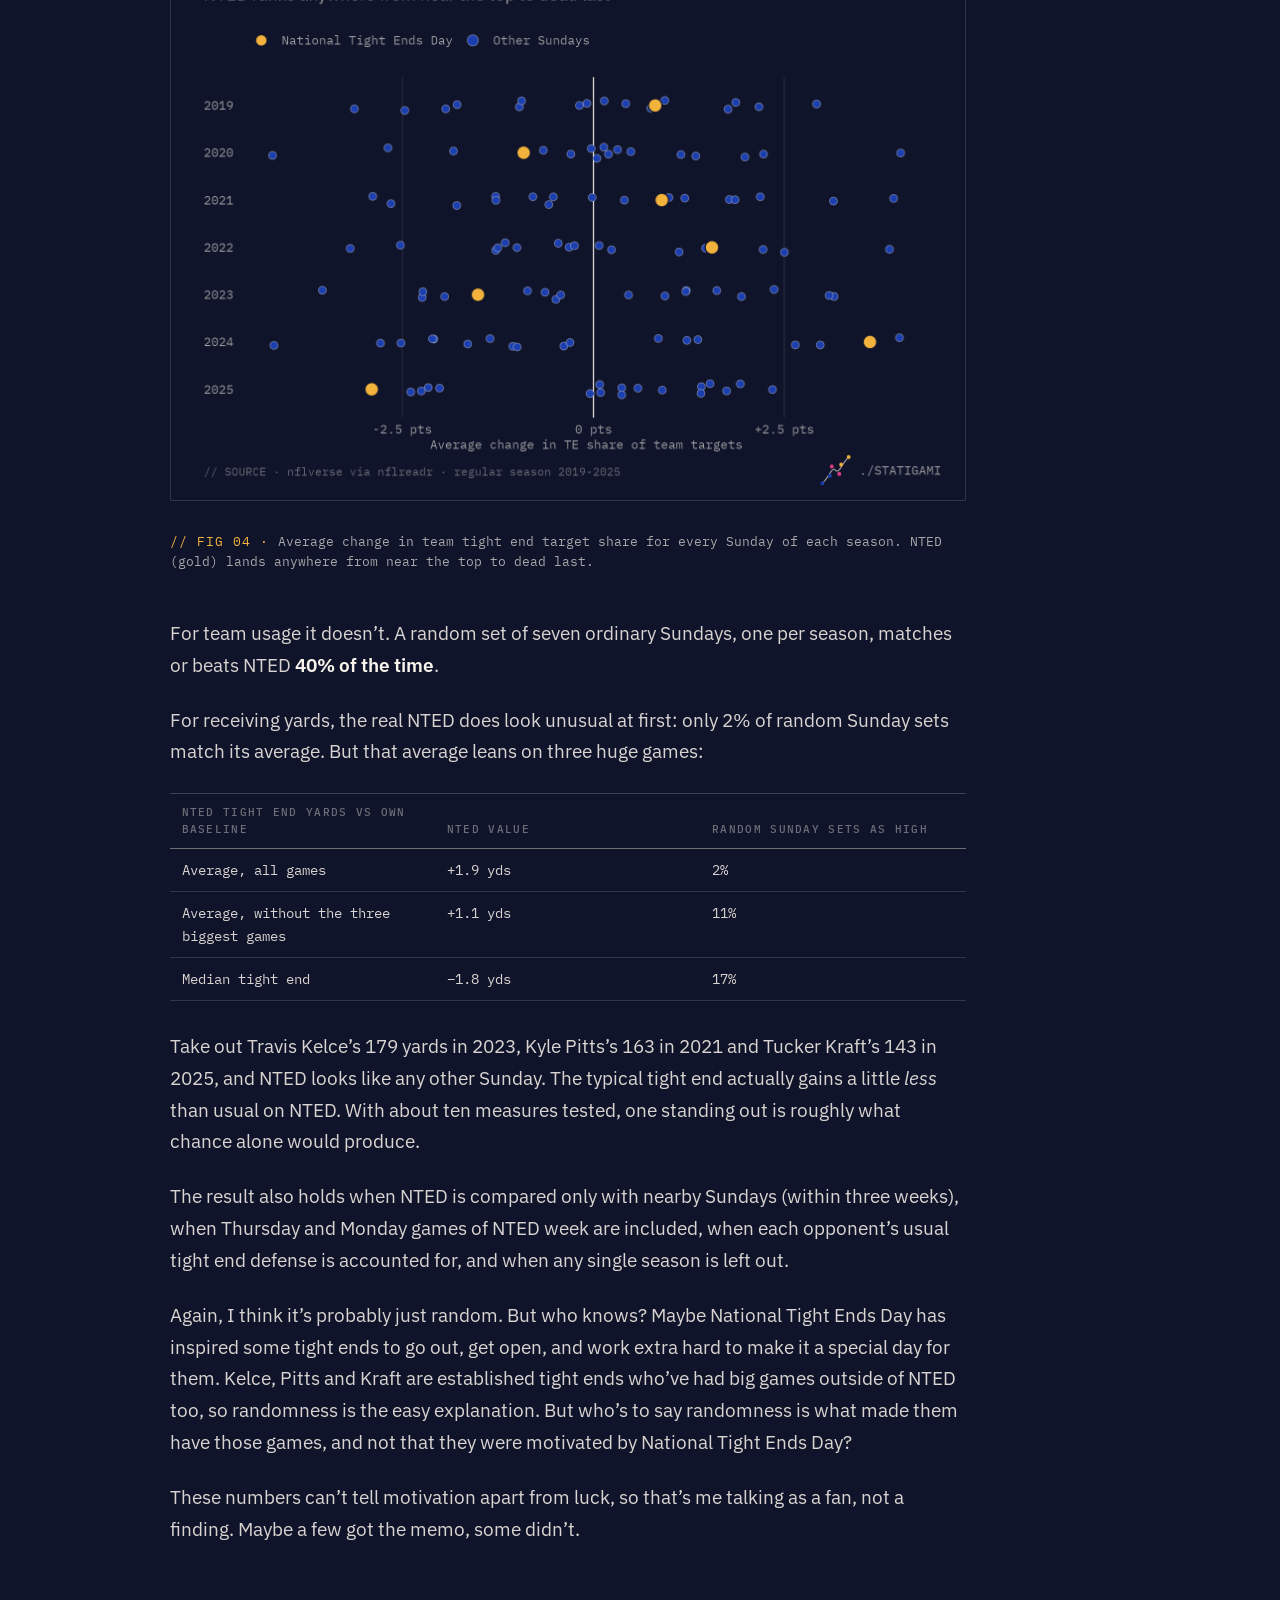
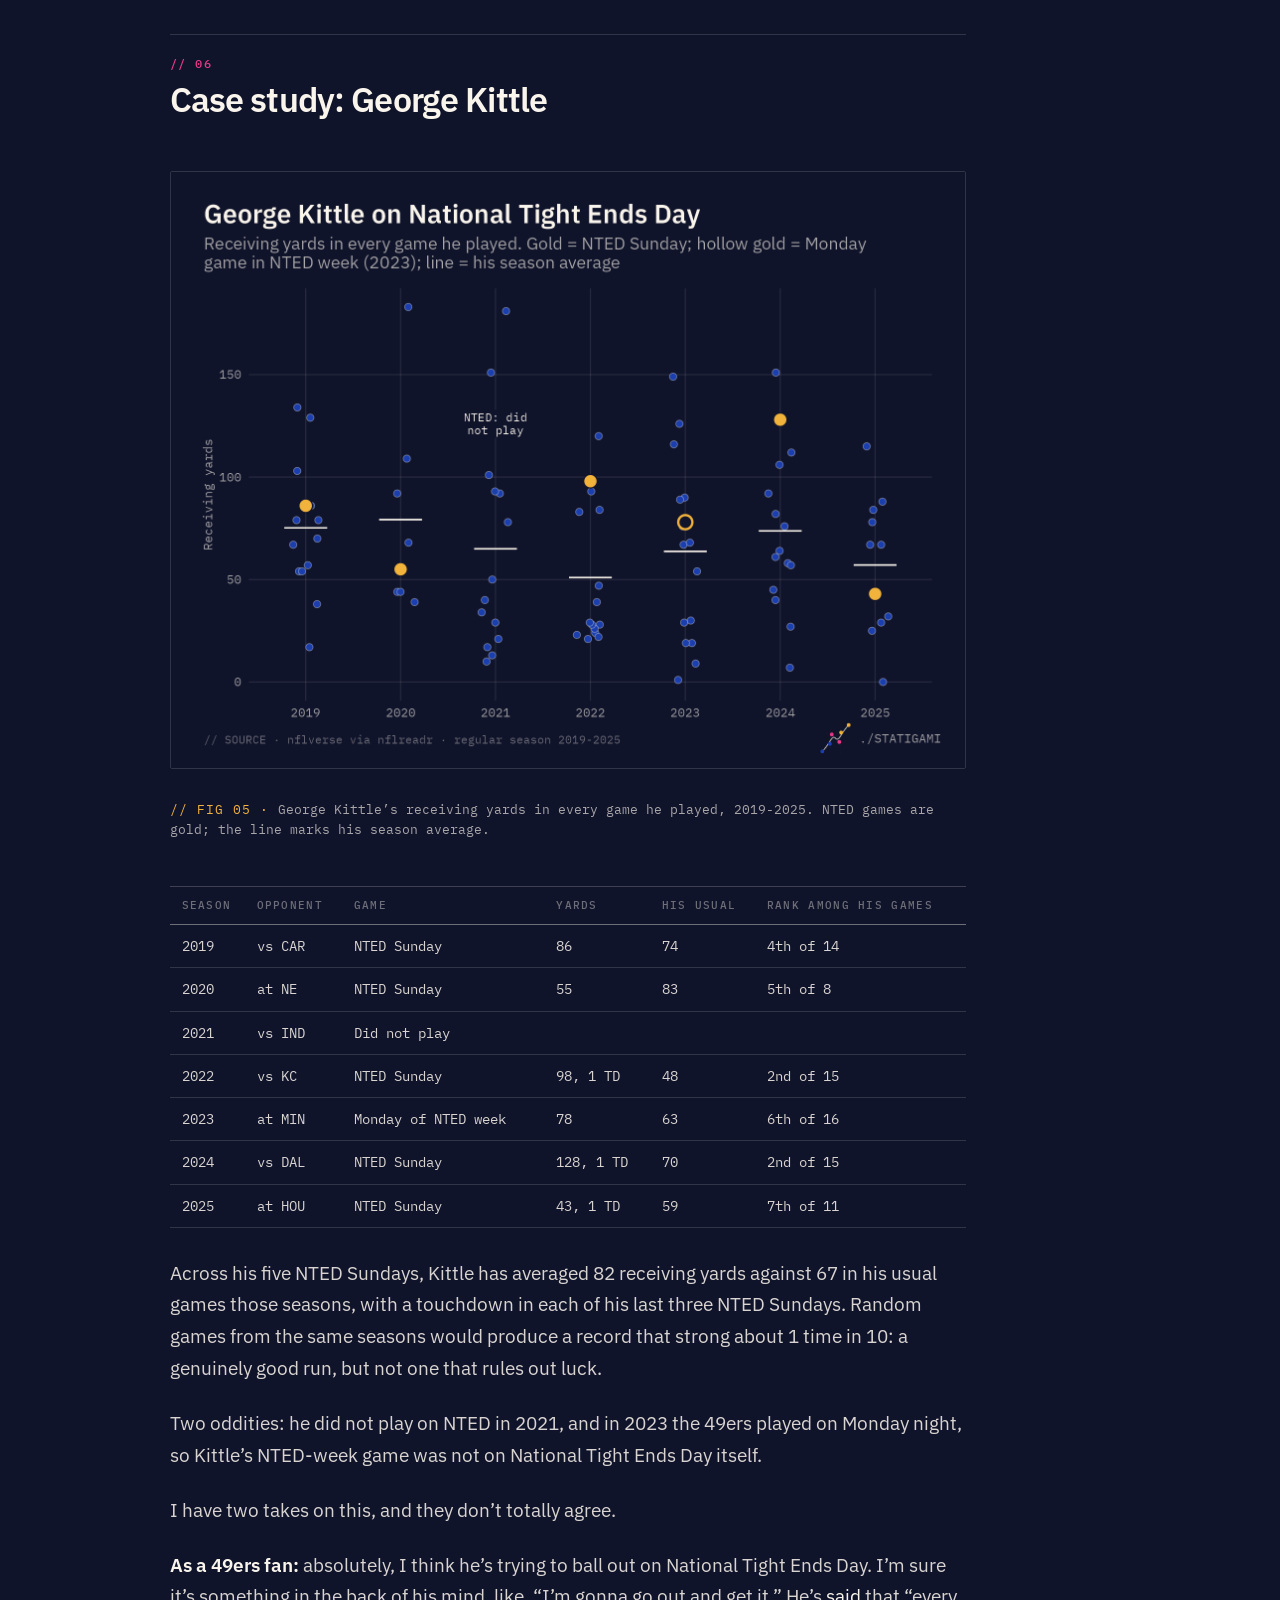
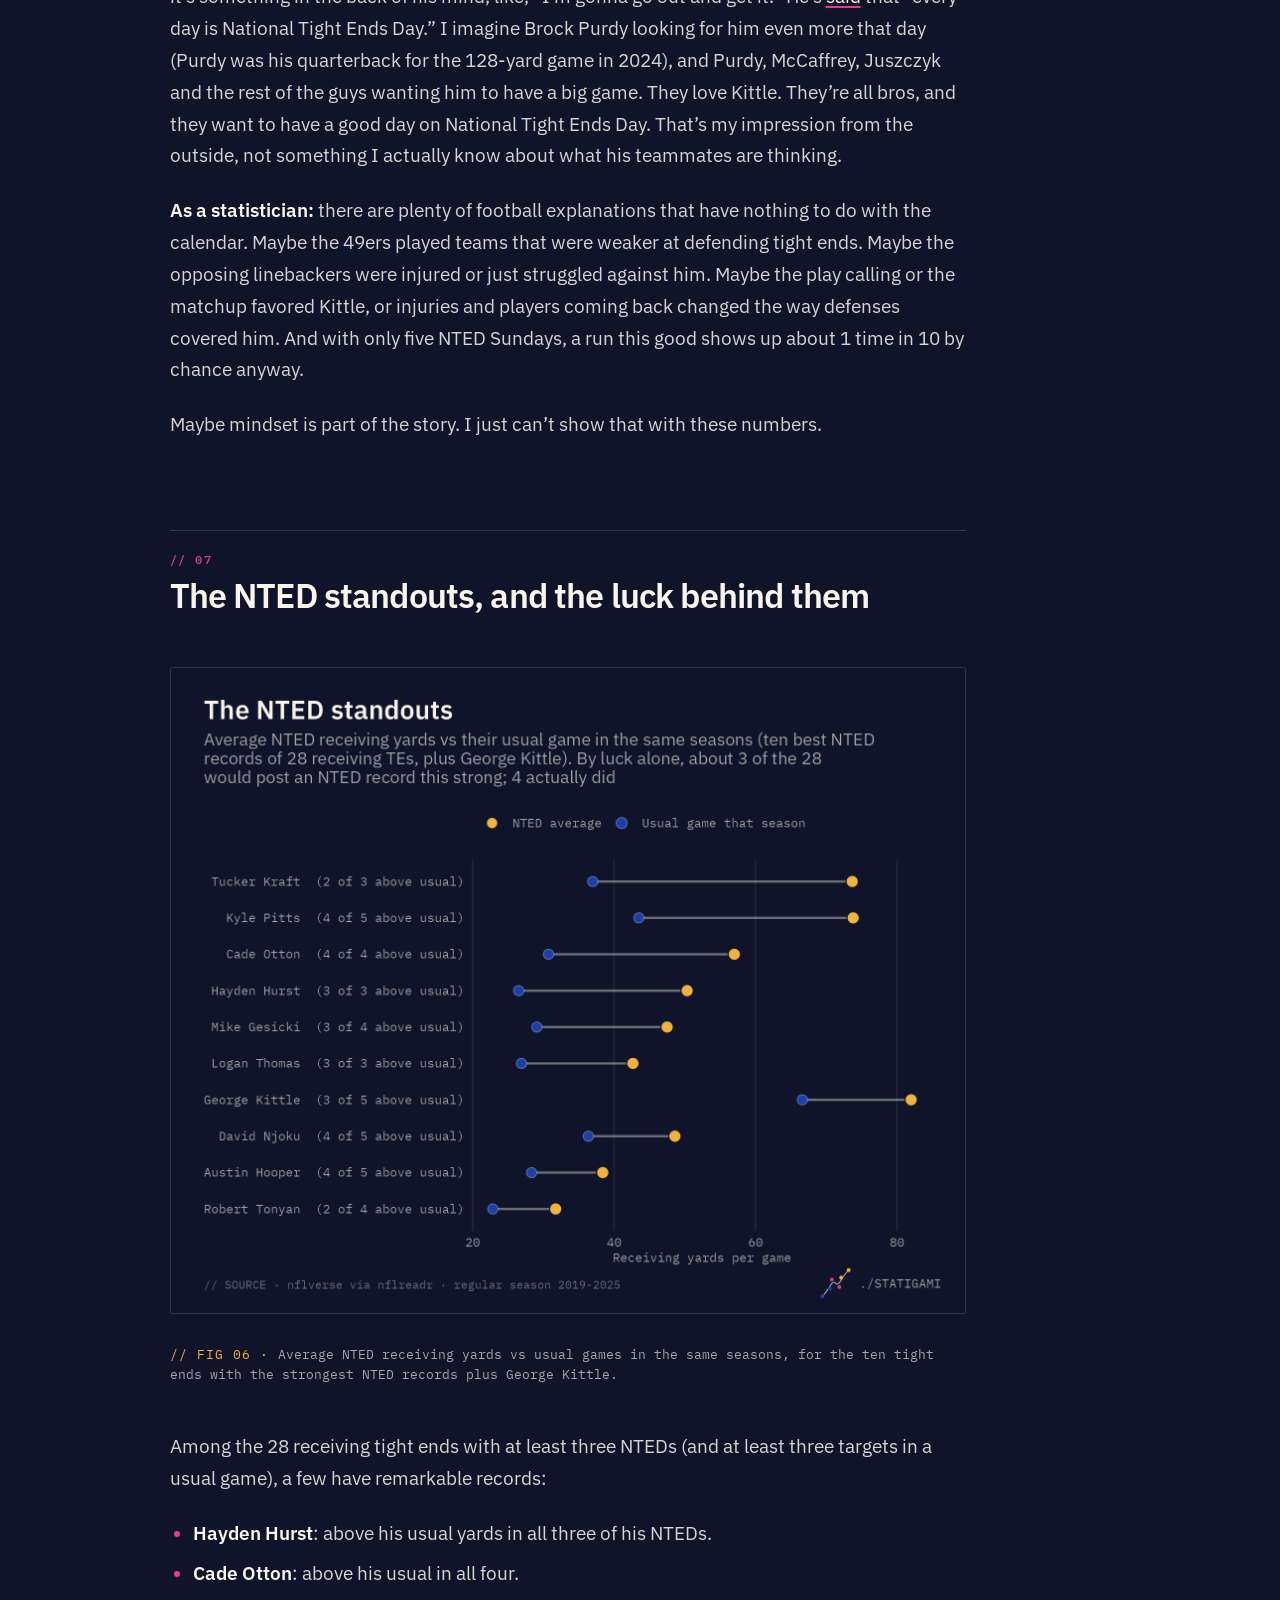
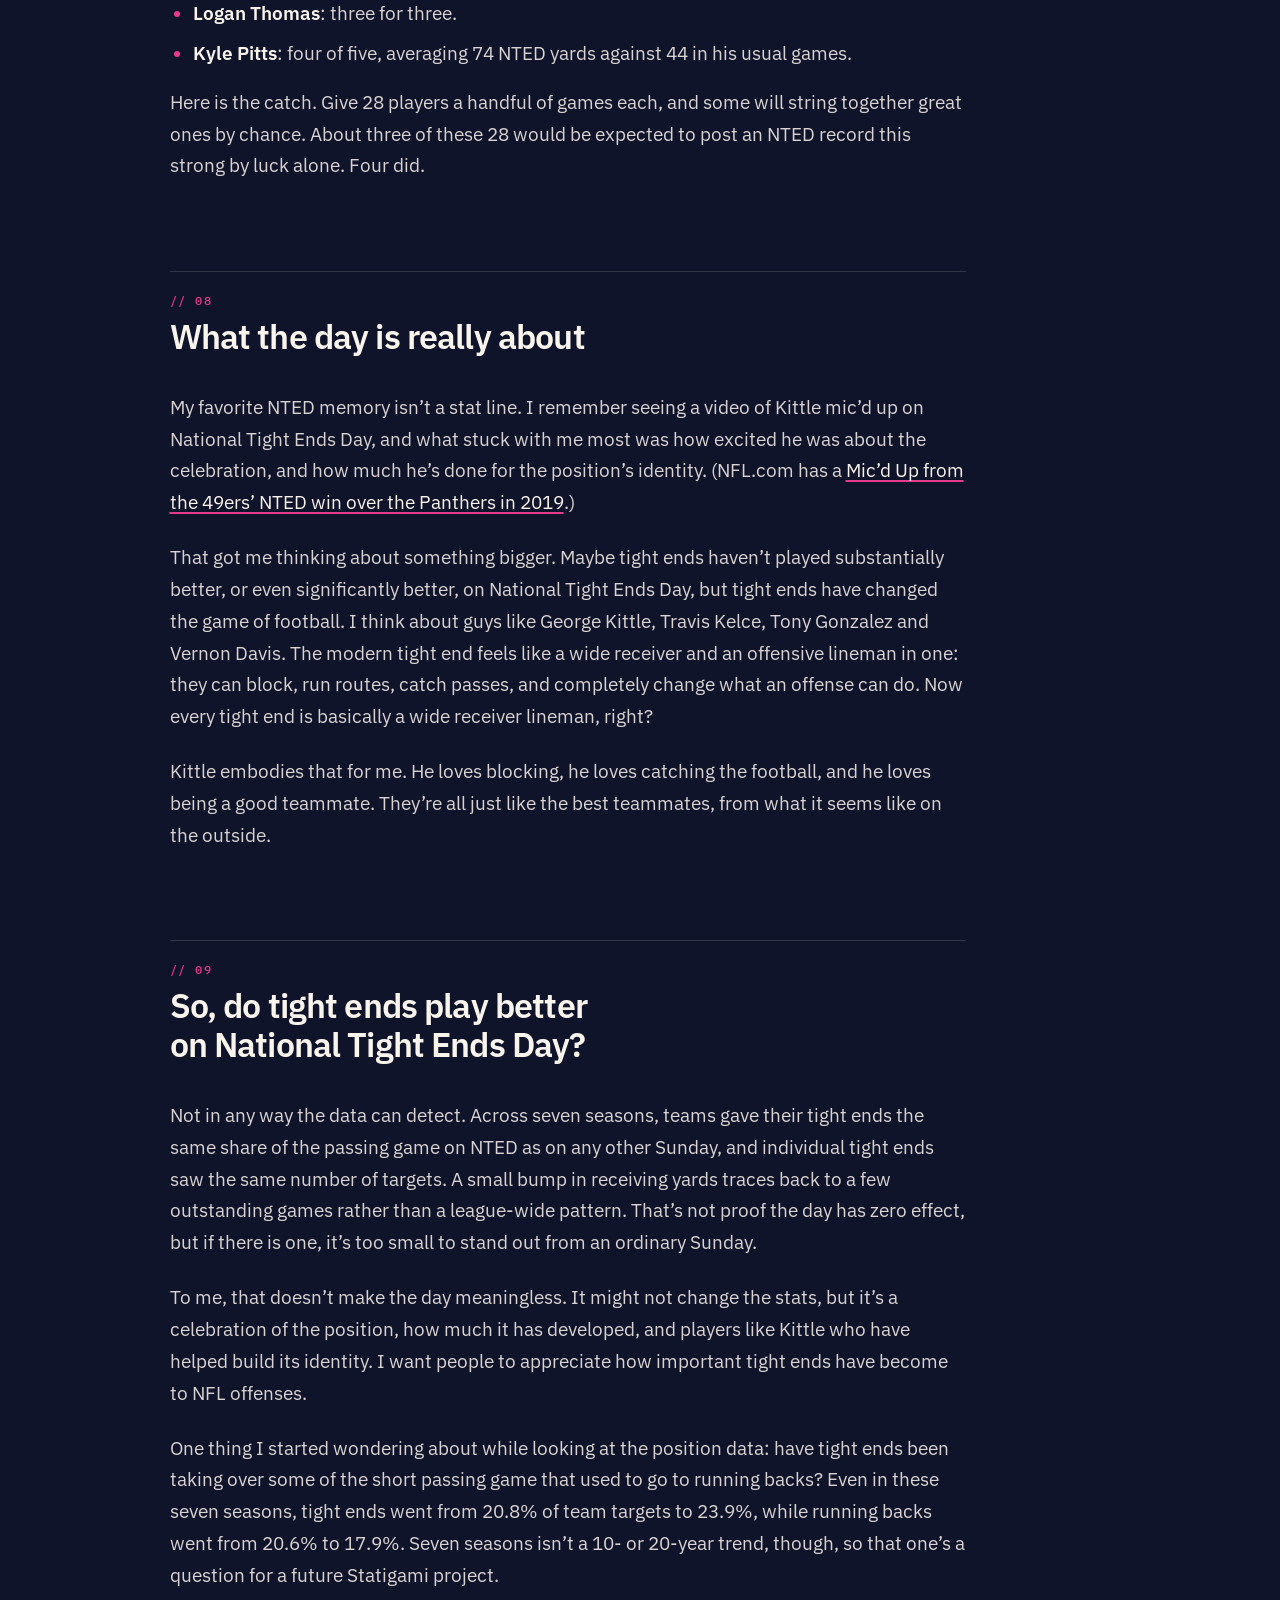
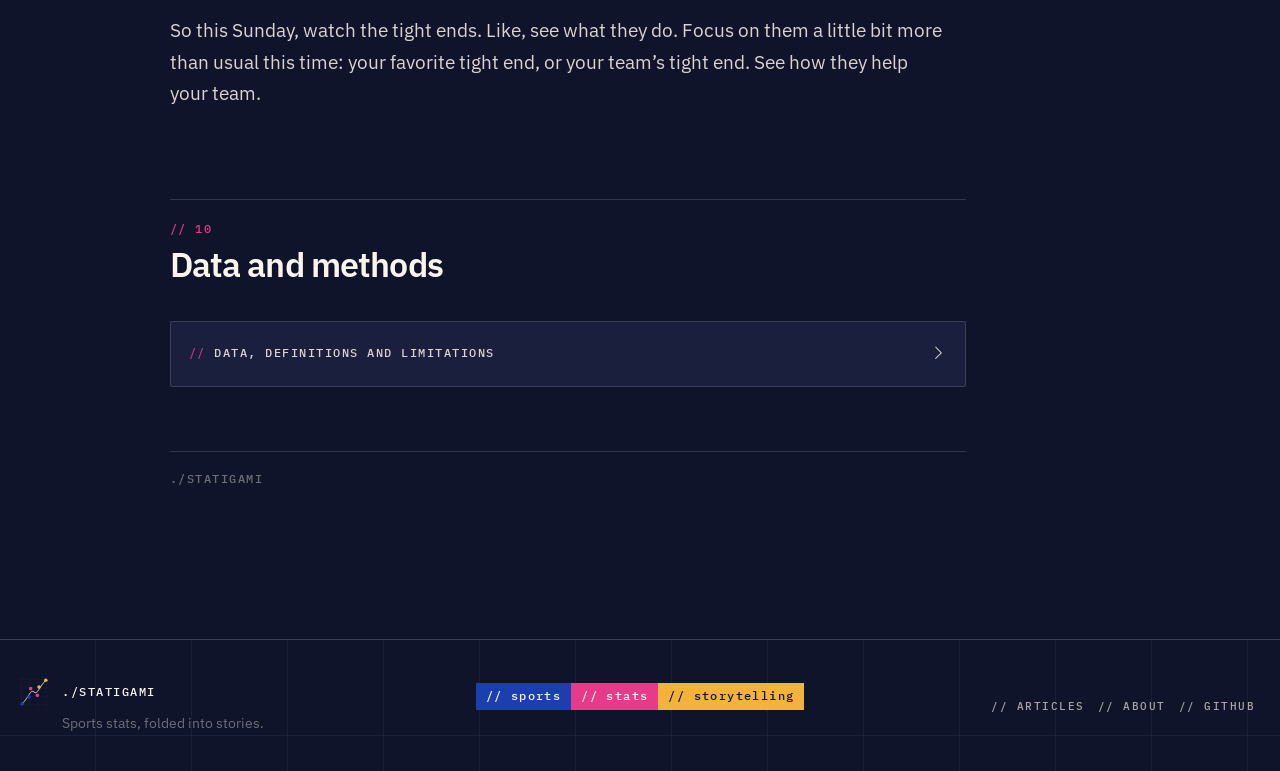
<file: articles/national-tight-ends-day.html>
<!DOCTYPE html>
<html xmlns="http://www.w3.org/1999/xhtml" lang="en" xml:lang="en"><head>

<meta charset="utf-8">
<meta name="generator" content="quarto-1.11.9">

<meta name="viewport" content="width=device-width, initial-scale=1.0, user-scalable=yes">

<meta name="author" content="Jackson Justice">
<meta name="dcterms.date" content="2026-10-23">
<meta name="description" content="NTED vs every other Sunday, 2019-2025: team usage, individual tight ends, George Kittle, and the players who look like NTED specialists.">

<title>Do tight ends play better on National Tight Ends Day? – Statigami</title>
<style>
/* Default styles provided by pandoc.
** See https://pandoc.org/MANUAL.html#variables-for-html for config info.
*/
span.smallcaps{font-variant: small-caps;}
div.columns{display: flex; gap: 1.5em;}
div.column{flex: auto;}
@media screen {
div.columns{gap: min(4vw, 1.5em);}
div.column{overflow-x: auto;}
}
div.hanging-indent{margin-left: 1.5em; text-indent: -1.5em;}
ul.task-list{list-style: none;}
ul.task-list li input[type="checkbox"] {
  width: 0.8em;
  margin: 0 0.8em 0.2em -1em; /* quarto-specific, see https://github.com/quarto-dev/quarto-cli/issues/4556 */ 
  vertical-align: middle;
}
</style>


<script src="../site_libs/quarto-nav/quarto-nav.js"></script>
<script src="../site_libs/quarto-nav/headroom.min.js"></script>
<script src="../site_libs/clipboard/clipboard.min.js"></script>
<script src="../site_libs/quarto-search/autocomplete.umd.js"></script>
<script src="../site_libs/quarto-search/fuse.min.js"></script>
<script src="../site_libs/quarto-search/quarto-search.js"></script>
<meta name="quarto:offset" content="../">
<link href="../assets/brand/mark-circle.svg" rel="icon" type="image/svg+xml">
<script src="../site_libs/quarto-html/quarto.js" type="module"></script>
<script src="../site_libs/quarto-html/tabsets/tabsets.js" type="module"></script>
<script src="../site_libs/quarto-html/scrollable-regions/scrollable-regions.js" type="module"></script>
<script src="../site_libs/quarto-html/popper.min.js"></script>
<script src="../site_libs/quarto-html/tippy.umd.min.js"></script>
<script src="../site_libs/quarto-html/anchor.min.js"></script>
<link href="../site_libs/quarto-html/tippy.css" rel="stylesheet">
<link href="../site_libs/quarto-html/quarto-syntax-highlighting-dark-9f6dff70e9cd0515a60d617a9ec6b0ea.css" rel="stylesheet" id="quarto-text-highlighting-styles">
<script src="../site_libs/bootstrap/bootstrap.min.js"></script>
<link href="../site_libs/bootstrap/bootstrap-icons.css" rel="stylesheet">
<link href="../site_libs/bootstrap/bootstrap-7eaee70c5a9a3da5aa6dca53f862698c.min.css" rel="stylesheet" append-hash="true" id="quarto-bootstrap" data-mode="dark">
<script id="quarto-search-options" type="application/json">{
  "location": "navbar",
  "copy-button": false,
  "collapse-after": 3,
  "panel-placement": "end",
  "type": "overlay",
  "limit": 50,
  "keyboard-shortcut": [
    "f",
    "/",
    "s"
  ],
  "show-item-context": false,
  "language": {
    "search-no-results-text": "No results",
    "search-matching-documents-text": "matching documents",
    "search-copy-link-title": "Copy link to search",
    "search-hide-matches-text": "Hide additional matches",
    "search-more-match-text": "more match in this document",
    "search-more-matches-text": "more matches in this document",
    "search-clear-button-title": "Clear",
    "search-text-placeholder": "",
    "search-detached-cancel-button-title": "Cancel",
    "search-submit-button-title": "Submit",
    "search-label": "Search"
  }
}</script>
<style>html{ scroll-behavior: smooth; }</style>


<meta property="og:title" content="Do tight ends play better on National Tight Ends Day? – Statigami">
<meta property="og:description" content="NTED vs every other Sunday, 2019-2025: team usage, individual tight ends, George Kittle, and the players who look like NTED specialists.">
<meta property="og:image" content="https://jackson-justice.github.io/statigami/articles/figures/national-tight-ends-day/05_kittle_nted.png">
<meta property="og:site_name" content="Statigami">
<meta property="og:image:height" content="1200">
<meta property="og:image:width" content="1600">
<meta property="og:image:alt" content="George Kittle's receiving yards in every game, 2019-2025, with his National Tight Ends Day games highlighted in gold.">
<meta name="twitter:title" content="Do tight ends play better on National Tight Ends Day? – Statigami">
<meta name="twitter:description" content="NTED vs every other Sunday, 2019-2025: team usage, individual tight ends, George Kittle, and the players who look like NTED specialists.">
<meta name="twitter:image" content="https://jackson-justice.github.io/statigami/articles/figures/national-tight-ends-day/05_kittle_nted.png">
<meta name="twitter:image:alt" content="George Kittle's receiving yards in every game, 2019-2025, with his National Tight Ends Day games highlighted in gold.">
<meta name="twitter:card" content="summary_large_image">
</head>

<body class="nav-fixed sg-article quarto-light"><a id="quarto-skip-link" class="visually-hidden-focusable" href="#quarto-document-content">Skip to main content</a>

<div id="quarto-search-results"></div>
  <header id="quarto-header" class="headroom fixed-top quarto-banner">
    <nav class="navbar navbar-expand-lg " data-bs-theme="dark" aria-label="Site">
      <div class="navbar-container container-fluid">
      <div class="navbar-brand-container mx-auto">
    <a href="../index.html" class="navbar-brand navbar-brand-logo">
    <img src="../assets/brand/mark.svg" alt="Statigami logo" class="navbar-logo light-content">
    <img src="../assets/brand/mark.svg" alt="Statigami logo" class="navbar-logo dark-content">
    </a>
    <a class="navbar-brand" href="../index.html">
    <span class="navbar-title">Statigami</span>
    </a>
  </div>
          <button class="navbar-toggler" type="button" data-bs-toggle="collapse" data-bs-target="#navbarCollapse" aria-controls="navbarCollapse" aria-expanded="false" aria-label="Toggle navigation" onclick="if (window.quartoToggleHeadroom) { window.quartoToggleHeadroom(); }">
  <span class="navbar-toggler-icon"></span>
</button>
          <div class="collapse navbar-collapse" id="navbarCollapse">
            <ul class="navbar-nav navbar-nav-scroll me-auto">
  <li class="nav-item">
    <a class="nav-link" href="../articles.html"> 
<span class="menu-text">// Articles</span></a>
  </li>  
  <li class="nav-item">
    <a class="nav-link" href="../about.html"> 
<span class="menu-text">// About</span></a>
  </li>  
</ul>
          </div> <!-- /navcollapse -->
            <div class="quarto-navbar-tools">
</div>
            <div id="quarto-search" class="" title="Search"></div>
      </div> <!-- /container-fluid -->
    </nav>
</header>
<!-- content -->
<header id="title-block-header" class="quarto-title-block sg-title-block page-columns page-full">
  <div class="quarto-title-banner page-columns page-full">
    <div class="quarto-title column-body">
      <div class="sg-kicker">
        <span class="sg-kicker-cat">// NFL</span>
        
        <span class="sg-kicker-date">October 23, 2026</span>
      </div>
      <h1 class="title">Do tight ends play <em>better</em> on National Tight Ends Day?</h1>
            <p class="subtitle lead">Seven seasons of data say the holiday doesn’t change how teams use their tight ends. It has still produced some great games.</p>
                  <p class="sg-byline">By Jackson Justice</p>
                  <dl class="sg-facts">
                <div><dt>// Seasons</dt><dd>2019–25</dd></div>
                <div><dt>// NTED games</dt><dd>84</dd></div>
                <div><dt>// Tight end games</dt><dd>493</dd></div>
                <div><dt>// Verdict</dt><dd>Just another Sunday</dd></div>
              </dl>
          </div>
  </div>
</header><div id="quarto-content" class="quarto-container page-columns page-rows-contents page-layout-article page-navbar">
<!-- sidebar -->
<!-- margin-sidebar -->
    <div id="quarto-margin-sidebar" class="sidebar margin-sidebar">
        <nav id="TOC" role="doc-toc" aria-labelledby="toc-title" class="toc-active">
    <h2 id="toc-title">// Contents</h2>
   
  <ul>
  <li><a href="#what-national-tight-ends-day-is" id="toc-what-national-tight-ends-day-is" class="nav-link active" data-scroll-target="#what-national-tight-ends-day-is">What National Tight Ends Day is</a></li>
  <li><a href="#how-this-was-measured" id="toc-how-this-was-measured" class="nav-link" data-scroll-target="#how-this-was-measured">How this was measured</a></li>
  <li><a href="#teams-dont-throw-to-tight-ends-more-on-nted" id="toc-teams-dont-throw-to-tight-ends-more-on-nted" class="nav-link" data-scroll-target="#teams-dont-throw-to-tight-ends-more-on-nted">Teams don’t throw to tight ends more on NTED</a></li>
  <li><a href="#individual-tight-ends-same-targets-a-few-more-yards" id="toc-individual-tight-ends-same-targets-a-few-more-yards" class="nav-link" data-scroll-target="#individual-tight-ends-same-targets-a-few-more-yards">Individual tight ends: same targets, a few more yards</a></li>
  <li><a href="#reality-check-what-if-every-sunday-were-nted" id="toc-reality-check-what-if-every-sunday-were-nted" class="nav-link" data-scroll-target="#reality-check-what-if-every-sunday-were-nted">Reality check: what if every Sunday were NTED?</a></li>
  <li><a href="#case-study-george-kittle" id="toc-case-study-george-kittle" class="nav-link" data-scroll-target="#case-study-george-kittle">Case study: George Kittle</a></li>
  <li><a href="#the-nted-standouts-and-the-luck-behind-them" id="toc-the-nted-standouts-and-the-luck-behind-them" class="nav-link" data-scroll-target="#the-nted-standouts-and-the-luck-behind-them">The NTED standouts, and the luck behind them</a></li>
  <li><a href="#what-the-day-is-really-about" id="toc-what-the-day-is-really-about" class="nav-link" data-scroll-target="#what-the-day-is-really-about">What the day is really about</a></li>
  <li><a href="#so-do-tight-ends-play-better-on-national-tight-ends-day" id="toc-so-do-tight-ends-play-better-on-national-tight-ends-day" class="nav-link" data-scroll-target="#so-do-tight-ends-play-better-on-national-tight-ends-day">So, do tight ends play better on National Tight Ends Day?</a></li>
  <li><a href="#data-and-methods" id="toc-data-and-methods" class="nav-link" data-scroll-target="#data-and-methods">Data and methods</a></li>
  </ul>
</nav>
    </div>
<!-- main -->
<main class="content quarto-banner-title-block" id="quarto-document-content" tabindex="-1">




<p>The NFL has a holiday for tight ends. Every year on the fourth Sunday of October, the league celebrates National Tight Ends Day (NTED). So here is the obvious question: do tight ends actually play better that day?</p>
<p>My favorite NFL player is George Kittle, and my favorite team is the San Francisco 49ers. Kittle has been a big part of popularizing National Tight Ends Day, and he’s done a lot for tight ends off the field too: in 2021 he organized the first <a href="https://www.49ers.com/news/george-kittle-travis-kelce-greg-olsen-tight-end-university-teu-nashville-nfl">Tight End University</a> in Nashville with Travis Kelce and Greg Olsen, an offseason get-together for tight ends from around the league. So with NTED coming up, I thought it’d be cool to see whether there’s actually some correlation between the celebration and how tight ends play. Just for fun, see if it’s actually a thing.</p>
<div class="sg-answer">
<p>Short answer: not that I can find. Teams don’t throw to their tight ends any more than usual on NTED. But the day has produced some huge individual games, and a few tight ends have records on it that look almost too good. Most of that looks like what chance alone would produce.</p>
</div>
<section id="what-national-tight-ends-day-is" class="level2">
<h2 class="anchored" data-anchor-id="what-national-tight-ends-day-is">What National Tight Ends Day is</h2>
<p>According to the <a href="https://www.49ers.com/news/george-kittle-national-tight-end-day">San Francisco 49ers</a>, the name was born in Week 2 of 2018, when 49ers tight end Garrett Celek caught an 11-yard touchdown from Jimmy Garoppolo against Detroit, and it was Garoppolo who coined it. The NFL then made the fourth Sunday of October the official date. The <a href="https://www.profootballhof.com/news/celebrating-hall-of-fame-tight-ends-on-national-tight-ends-day">Pro Football Hall of Fame</a> marks October 27, 2019 as the first official league-wide National Tight Ends Day.</p>
<p>That gives seven official NTEDs to study: 2019 through 2025.</p>
</section>
<section id="how-this-was-measured" class="level2">
<h2 class="anchored" data-anchor-id="how-this-was-measured">How this was measured</h2>
<p>The comparison that matters is not “tight ends on NTED vs tight ends in general”. Tight ends’ share of the passing game has been rising: from 20.8% of team targets in 2019 to 23.9% in 2025. So every NTED is compared with <strong>other Sundays in the same season</strong>.</p>
<ul>
<li><strong>NTED games</strong> are games played on the NTED Sunday itself: 84 games over seven seasons. Thursday and Monday games in the same NFL week are left out (they are checked separately below).</li>
<li><strong>Team usage</strong> is a team’s tight end share of its targets: every tight end counted, backups included.</li>
<li><strong>Individual tight ends</strong> are compared with their own average on other Sundays that season, for the same team, using only games they actually played. A game a player missed is never counted as a zero.</li>
</ul>
</section>
<section id="teams-dont-throw-to-tight-ends-more-on-nted" class="level2">
<h2 class="anchored" data-anchor-id="teams-dont-throw-to-tight-ends-more-on-nted">Teams don’t throw to tight ends more on NTED</h2>
<div class="quarto-figure quarto-figure-center">
<figure class="figure">
<p><img src="figures/national-tight-ends-day/01_nted_vs_other_sundays.png" class="img-fluid figure-img" alt="Dot plot with three panels (tight ends, wide receivers, running backs). For each season 2019-2025, blue dots show the league-wide share of team targets on each ordinary Sunday and a gold dot shows NTED. NTED falls inside the cloud of ordinary Sundays every season, sometimes near the top and sometimes near the bottom."></p>
<figcaption>League-wide share of team targets on every Sunday of each regular season, by position group. The NTED Sunday (gold) sits inside the normal spread of ordinary Sundays (blue) every year.</figcaption>
</figure>
</div>
<p>On a league-wide basis, the tight end share of targets on NTED averaged almost exactly what a typical Sunday produced (−0.04 percentage points vs the median Sunday). NTED was above the median Sunday in three of seven seasons. In 2024 it ranked second of 18 Sundays; in 2025 it ranked last.</p>
<div class="quarto-figure quarto-figure-center">
<figure class="figure">
<p><img src="figures/national-tight-ends-day/03_team_te_share_change.png" class="img-fluid figure-img" alt="Dot plot by season. Each blue dot is one team's change in tight end target share on NTED compared with its other Sundays, ranging from about minus 20 to plus 20 points. Gold season averages sit between about minus 3 and plus 4 points, with no consistent direction."></p>
<figcaption>Each team’s tight end share of targets on NTED minus its share on its other Sundays that season. Season averages (gold) sit close to zero.</figcaption>
</figure>
</div>
<p>Team by team, the picture is the same. Across 168 team games on NTED, the tight end share of targets was <strong>0.4 points higher</strong> than each team’s own baseline, with a 95% interval of −0.8 to +1.5 points. 51% of teams were above their baseline: a coin flip.</p>
<p>Honestly, as a statistician, that’s what I expected. It’s just another Sunday, you know? I didn’t think National Tight Ends Day would change play calls or decide who gets open. I wondered if maybe there was some kind of hot streak happening, but I figured it would probably be random. So I wasn’t surprised, I was just curious.</p>
<p>What it did make me wonder about is Kittle, because he actually does seem to have better games on NTED. More on him below.</p>
</section>
<section id="individual-tight-ends-same-targets-a-few-more-yards" class="level2">
<h2 class="anchored" data-anchor-id="individual-tight-ends-same-targets-a-few-more-yards">Individual tight ends: same targets, a few more yards</h2>
<div class="quarto-figure quarto-figure-center">
<figure class="figure">
<p><img src="figures/national-tight-ends-day/02_te_vs_own_baseline.png" class="img-fluid figure-img" alt="Two histograms. The top shows targets compared with each player's baseline, centered on zero. The bottom shows receiving yards compared with baseline, peaked just below zero with a long tail to the right reaching above 100 yards."></p>
<figcaption>Distribution of each tight end’s NTED targets and receiving yards minus his own average on other Sundays that season. Bars shade from blue (below baseline) to gold (above).</figcaption>
</figure>
</div>
<p>Across 493 tight end games, NTED targets were exactly in line with each player’s normal workload (−0.01 per game). Receiving yards were slightly higher: <strong>about 2 yards per player</strong> above baseline (95% interval: 0.3 to 3.7).</p>
<p>That yardage bump is the one result in this analysis that looks unusual, so it gets a closer look below.</p>
</section>
<section id="reality-check-what-if-every-sunday-were-nted" class="level2">
<h2 class="anchored" data-anchor-id="reality-check-what-if-every-sunday-were-nted">Reality check: what if every Sunday were NTED?</h2>
<p>The strongest test is a placebo: run the exact same comparison for every ordinary Sunday, as if each one were National Tight Ends Day, and see whether the real NTED stands out.</p>
<div class="quarto-figure quarto-figure-center">
<figure class="figure">
<p><img src="figures/national-tight-ends-day/04_placebo_every_sunday.png" class="img-fluid figure-img" alt="Dot plot with one row per season. Each blue dot is an ordinary Sunday's average change in team tight end target share; the gold dot is NTED. NTED is near the right edge in 2024, near the left edge in 2025, and in the middle in other years."></p>
<figcaption>Average change in team tight end target share for every Sunday of each season. NTED (gold) lands anywhere from near the top to dead last.</figcaption>
</figure>
</div>
<p>For team usage it doesn’t. A random set of seven ordinary Sundays, one per season, matches or beats NTED <strong>40% of the time</strong>.</p>
<p>For receiving yards, the real NTED does look unusual at first: only 2% of random Sunday sets match its average. But that average leans on three huge games:</p>
<table class="caption-top table">
<colgroup>
<col style="width: 33%">
<col style="width: 33%">
<col style="width: 33%">
</colgroup>
<thead>
<tr class="header">
<th>NTED tight end yards vs own baseline</th>
<th>NTED value</th>
<th>Random Sunday sets as high</th>
</tr>
</thead>
<tbody>
<tr class="odd">
<td>Average, all games</td>
<td>+1.9 yds</td>
<td>2%</td>
</tr>
<tr class="even">
<td>Average, without the three biggest games</td>
<td>+1.1 yds</td>
<td>11%</td>
</tr>
<tr class="odd">
<td>Median tight end</td>
<td>−1.8 yds</td>
<td>17%</td>
</tr>
</tbody>
</table>
<p>Take out Travis Kelce’s 179 yards in 2023, Kyle Pitts’s 163 in 2021 and Tucker Kraft’s 143 in 2025, and NTED looks like any other Sunday. The typical tight end actually gains a little <em>less</em> than usual on NTED. With about ten measures tested, one standing out is roughly what chance alone would produce.</p>
<p>The result also holds when NTED is compared only with nearby Sundays (within three weeks), when Thursday and Monday games of NTED week are included, when each opponent’s usual tight end defense is accounted for, and when any single season is left out.</p>
<p>Again, I think it’s probably just random. But who knows? Maybe National Tight Ends Day has inspired some tight ends to go out, get open, and work extra hard to make it a special day for them. Kelce, Pitts and Kraft are established tight ends who’ve had big games outside of NTED too, so randomness is the easy explanation. But who’s to say randomness is what made them have those games, and not that they were motivated by National Tight Ends Day?</p>
<p>These numbers can’t tell motivation apart from luck, so that’s me talking as a fan, not a finding. Maybe a few got the memo, some didn’t.</p>
</section>
<section id="case-study-george-kittle" class="level2">
<h2 class="anchored" data-anchor-id="case-study-george-kittle">Case study: George Kittle</h2>
<div class="quarto-figure quarto-figure-center">
<figure class="figure">
<p><img src="figures/national-tight-ends-day/05_kittle_nted.png" class="img-fluid figure-img" alt="Dot plot by season of George Kittle's receiving yards in every game. Gold NTED dots sit above his season average in 2019, 2022 and 2024, and below it in 2020 and 2025. In 2021 he did not play on NTED. In 2023 the 49ers played on the Monday of NTED week, shown as a hollow gold circle above his average."></p>
<figcaption>George Kittle’s receiving yards in every game he played, 2019-2025. NTED games are gold; the line marks his season average.</figcaption>
</figure>
</div>
<table class="caption-top table">
<colgroup>
<col style="width: 9%">
<col style="width: 12%">
<col style="width: 25%">
<col style="width: 13%">
<col style="width: 13%">
<col style="width: 26%">
</colgroup>
<thead>
<tr class="header">
<th>Season</th>
<th>Opponent</th>
<th>Game</th>
<th>Yards</th>
<th>His usual</th>
<th>Rank among his games</th>
</tr>
</thead>
<tbody>
<tr class="odd">
<td>2019</td>
<td>vs CAR</td>
<td>NTED Sunday</td>
<td>86</td>
<td>74</td>
<td>4th of 14</td>
</tr>
<tr class="even">
<td>2020</td>
<td>at NE</td>
<td>NTED Sunday</td>
<td>55</td>
<td>83</td>
<td>5th of 8</td>
</tr>
<tr class="odd">
<td>2021</td>
<td>vs IND</td>
<td>Did not play</td>
<td></td>
<td></td>
<td></td>
</tr>
<tr class="even">
<td>2022</td>
<td>vs KC</td>
<td>NTED Sunday</td>
<td>98, 1 TD</td>
<td>48</td>
<td>2nd of 15</td>
</tr>
<tr class="odd">
<td>2023</td>
<td>at MIN</td>
<td>Monday of NTED week</td>
<td>78</td>
<td>63</td>
<td>6th of 16</td>
</tr>
<tr class="even">
<td>2024</td>
<td>vs DAL</td>
<td>NTED Sunday</td>
<td>128, 1 TD</td>
<td>70</td>
<td>2nd of 15</td>
</tr>
<tr class="odd">
<td>2025</td>
<td>at HOU</td>
<td>NTED Sunday</td>
<td>43, 1 TD</td>
<td>59</td>
<td>7th of 11</td>
</tr>
</tbody>
</table>
<p>Across his five NTED Sundays, Kittle has averaged 82 receiving yards against 67 in his usual games those seasons, with a touchdown in each of his last three NTED Sundays. Random games from the same seasons would produce a record that strong about 1 time in 10: a genuinely good run, but not one that rules out luck.</p>
<p>Two oddities: he did not play on NTED in 2021, and in 2023 the 49ers played on Monday night, so Kittle’s NTED-week game was not on National Tight Ends Day itself.</p>
<p>I have two takes on this, and they don’t totally agree.</p>
<p><strong>As a 49ers fan:</strong> absolutely, I think he’s trying to ball out on National Tight Ends Day. I’m sure it’s something in the back of his mind, like, “I’m gonna go out and get it.” He’s <a href="https://www.nbcsportsbayarea.com/nfl/san-francisco-49ers/kittle-reveals-who-actually-created-national-tight-ends-day/1124997/">said</a> that “every day is National Tight Ends Day.” I imagine Brock Purdy looking for him even more that day (Purdy was his quarterback for the 128-yard game in 2024), and Purdy, McCaffrey, Juszczyk and the rest of the guys wanting him to have a big game. They love Kittle. They’re all bros, and they want to have a good day on National Tight Ends Day. That’s my impression from the outside, not something I actually know about what his teammates are thinking.</p>
<p><strong>As a statistician:</strong> there are plenty of football explanations that have nothing to do with the calendar. Maybe the 49ers played teams that were weaker at defending tight ends. Maybe the opposing linebackers were injured or just struggled against him. Maybe the play calling or the matchup favored Kittle, or injuries and players coming back changed the way defenses covered him. And with only five NTED Sundays, a run this good shows up about 1 time in 10 by chance anyway.</p>
<p>Maybe mindset is part of the story. I just can’t show that with these numbers.</p>
</section>
<section id="the-nted-standouts-and-the-luck-behind-them" class="level2">
<h2 class="anchored" data-anchor-id="the-nted-standouts-and-the-luck-behind-them">The NTED standouts, and the luck behind them</h2>
<div class="quarto-figure quarto-figure-center">
<figure class="figure">
<p><img src="figures/national-tight-ends-day/06_nted_standouts.png" class="img-fluid figure-img" alt="Dumbbell chart. For eleven tight ends, a blue dot shows usual receiving yards per game and a gold dot shows average NTED receiving yards. Every gold dot is to the right of its blue dot; the largest gaps are Tucker Kraft and Kyle Pitts, each around 74 NTED yards against roughly 37 and 44 usual."></p>
<figcaption>Average NTED receiving yards vs usual games in the same seasons, for the ten tight ends with the strongest NTED records plus George Kittle.</figcaption>
</figure>
</div>
<p>Among the 28 receiving tight ends with at least three NTEDs (and at least three targets in a usual game), a few have remarkable records:</p>
<ul>
<li><strong>Hayden Hurst</strong>: above his usual yards in all three of his NTEDs.</li>
<li><strong>Cade Otton</strong>: above his usual in all four.</li>
<li><strong>Logan Thomas</strong>: three for three.</li>
<li><strong>Kyle Pitts</strong>: four of five, averaging 74 NTED yards against 44 in his usual games.</li>
</ul>
<p>Here is the catch. Give 28 players a handful of games each, and some will string together great ones by chance. About three of these 28 would be expected to post an NTED record this strong by luck alone. Four did.</p>
</section>
<section id="what-the-day-is-really-about" class="level2">
<h2 class="anchored" data-anchor-id="what-the-day-is-really-about">What the day is really about</h2>
<p>My favorite NTED memory isn’t a stat line. I remember seeing a video of Kittle mic’d up on National Tight Ends Day, and what stuck with me most was how excited he was about the celebration, and how much he’s done for the position’s identity. (NFL.com has a <a href="https://nfl.com/videos/mic-d-up-george-kittle-loses-it-after-nick-bosa-s-int">Mic’d Up from the 49ers’ NTED win over the Panthers in 2019</a>.)</p>
<p>That got me thinking about something bigger. Maybe tight ends haven’t played substantially better, or even significantly better, on National Tight Ends Day, but tight ends have changed the game of football. I think about guys like George Kittle, Travis Kelce, Tony Gonzalez and Vernon Davis. The modern tight end feels like a wide receiver and an offensive lineman in one: they can block, run routes, catch passes, and completely change what an offense can do. Now every tight end is basically a wide receiver lineman, right?</p>
<p>Kittle embodies that for me. He loves blocking, he loves catching the football, and he loves being a good teammate. They’re all just like the best teammates, from what it seems like on the outside.</p>
</section>
<section id="so-do-tight-ends-play-better-on-national-tight-ends-day" class="level2">
<h2 class="anchored" data-anchor-id="so-do-tight-ends-play-better-on-national-tight-ends-day">So, do tight ends play better on National Tight Ends Day?</h2>
<p>Not in any way the data can detect. Across seven seasons, teams gave their tight ends the same share of the passing game on NTED as on any other Sunday, and individual tight ends saw the same number of targets. A small bump in receiving yards traces back to a few outstanding games rather than a league-wide pattern. That’s not proof the day has zero effect, but if there is one, it’s too small to stand out from an ordinary Sunday.</p>
<p>To me, that doesn’t make the day meaningless. It might not change the stats, but it’s a celebration of the position, how much it has developed, and players like Kittle who have helped build its identity. I want people to appreciate how important tight ends have become to NFL offenses.</p>
<p>One thing I started wondering about while looking at the position data: have tight ends been taking over some of the short passing game that used to go to running backs? Even in these seven seasons, tight ends went from 20.8% of team targets to 23.9%, while running backs went from 20.6% to 17.9%. Seven seasons isn’t a 10- or 20-year trend, though, so that one’s a question for a future Statigami project.</p>
<p>So this Sunday, watch the tight ends. Like, see what they do. Focus on them a little bit more than usual this time: your favorite tight end, or your team’s tight end. See how they help your team.</p>
</section>
<section id="data-and-methods" class="level2">
<h2 class="anchored" data-anchor-id="data-and-methods">Data and methods</h2>
<div class="callout callout-style-default callout-note callout-titled">
<div class="callout-header d-flex align-content-center collapsed" data-bs-toggle="collapse" data-bs-target=".callout-1-contents" aria-controls="callout-1" aria-expanded="false" aria-label="Toggle callout">
<div class="callout-icon-container">
<i class="callout-icon"></i>
</div>
<div class="callout-title-container flex-fill">
<span class="screen-reader-only">Note</span>Data, definitions and limitations
</div>
<div class="callout-btn-toggle d-inline-block border-0 py-1 ps-1 pe-0 float-end"><i class="callout-toggle"></i></div>
</div>
<div id="callout-1" class="callout-1-contents callout-collapse collapse">
<div class="callout-body-container callout-body">
<p><strong>Data.</strong> Weekly player stats, schedules, snap counts and rosters from <a href="https://nflverse.nflverse.com/">nflverse</a> via the <a href="https://nflreadr.nflverse.com/">nflreadr</a> R package, used under <a href="https://creativecommons.org/licenses/by/4.0/">CC BY 4.0</a>. Snap counts originally from <a href="https://www.pro-football-reference.com/">Pro Football Reference</a>. Regular season only, 2019-2025.</p>
<p><strong>NTED games.</strong> Games played on the fourth Sunday of October, matched on the actual game date. Thursday and Monday games in the same NFL week are excluded from the main analysis and tested separately.</p>
<p><strong>Who counts as a tight end.</strong> The team’s roster position for that season (some players change positions over their careers). Taysom Hill is counted as a tight end.</p>
<p><strong>Games played vs missed.</strong> Weekly stats only include players who recorded a stat, so snap counts are used to identify everyone who played. A tight end who played but was not targeted counts as zero targets; a tight end who did not play is left out rather than counted as zero.</p>
<p><strong>Uncertainty.</strong> 95% intervals come from a bootstrap that resamples whole games. The “random Sunday” comparisons draw one ordinary Sunday per season, 10,000 times.</p>
<p><strong>Limitations.</strong> Seven seasons is a small sample, and this is observational: it can show whether NTED looks different, not why. Touchdowns are too rare to analyze on their own.</p>
<p>Code: <a href="https://github.com/jackson-justice/statigami/tree/main/national-tight-ends-day">national-tight-ends-day/analysis.R</a>.</p>
</div>
</div>
</div>


</section>

</main> <!-- /main -->
<div class="sg-progress" aria-hidden="true"></div>
<script>
// Reading-progress bar that heats up (cobalt -> magenta -> amber) as the
// reader gets through an article
(() => {
  const content = document.querySelector("#quarto-document-content");
  const bar = document.querySelector(".sg-progress");
  if (!content || !document.body.classList.contains("sg-article")) return;
  bar.classList.add("is-on");
  const update = () => {
    const start = content.offsetTop;
    const span = content.offsetHeight - window.innerHeight;
    const p = Math.min(1, Math.max(0, (window.scrollY - start) / Math.max(span, 1)));
    bar.style.transform = `scaleX(${p})`;
    bar.dataset.heat = p < 1 / 3 ? "cool" : p < 2 / 3 ? "mid" : "hot";
  };
  addEventListener("scroll", update, { passive: true });
  addEventListener("resize", update);
  update();
})();
</script>
<script id="quarto-html-after-body" type="application/javascript">
  window.document.addEventListener("DOMContentLoaded", function (event) {
    const icon = "";
    const anchorJS = new window.AnchorJS();
    anchorJS.options = {
      placement: 'right',
      icon: icon
    };
    anchorJS.add('.anchored');
    const isCodeAnnotation = (el) => {
      for (const clz of el.classList) {
        if (clz.startsWith('code-annotation-')) {                     
          return true;
        }
      }
      return false;
    }
    const onCopySuccess = function(e) {
      // button target
      const button = e.trigger;
      // don't keep focus
      button.blur();
      // flash "checked"
      button.classList.add('code-copy-button-checked');
      var currentTitle = button.getAttribute("title");
      button.setAttribute("title", "Copied!");
      let tooltip;
      if (window.bootstrap) {
        button.setAttribute("data-bs-toggle", "tooltip");
        button.setAttribute("data-bs-placement", "left");
        button.setAttribute("data-bs-title", "Copied!");
        tooltip = new bootstrap.Tooltip(button, 
          { trigger: "manual", 
            customClass: "code-copy-button-tooltip",
            offset: [0, -8]});
        tooltip.show();    
      }
      setTimeout(function() {
        if (tooltip) {
          tooltip.hide();
          button.removeAttribute("data-bs-title");
          button.removeAttribute("data-bs-toggle");
          button.removeAttribute("data-bs-placement");
        }
        button.setAttribute("title", currentTitle);
        button.classList.remove('code-copy-button-checked');
      }, 1000);
      // clear code selection
      e.clearSelection();
    }
    const getTextToCopy = function(trigger) {
      const outerScaffold = trigger.parentElement.cloneNode(true);
      const codeEl = outerScaffold.querySelector('code');
      for (const childEl of codeEl.children) {
        if (isCodeAnnotation(childEl)) {
          childEl.remove();
        }
      }
      return codeEl.innerText;
    }
    const clipboard = new window.ClipboardJS('.code-copy-button:not([data-in-quarto-modal])', {
      text: getTextToCopy
    });
    clipboard.on('success', onCopySuccess);
    if (window.document.getElementById('quarto-embedded-source-code-modal')) {
      const clipboardModal = new window.ClipboardJS('.code-copy-button[data-in-quarto-modal]', {
        text: getTextToCopy,
        container: window.document.getElementById('quarto-embedded-source-code-modal')
      });
      clipboardModal.on('success', onCopySuccess);
    }
      var localhostRegex = new RegExp(/^(?:http|https):\/\/localhost\:?[0-9]*\//);
      var mailtoRegex = new RegExp(/^mailto:/);
        var filterRegex = new RegExp("https:\/\/jackson-justice\.github\.io\/statigami\/");
      const newWindowLabel = "(opens in a new tab)";
      const newWindowNoteId = "quarto-ext-newwindow-label";
      // Links reference one hidden label through aria-describedby, so the
      // announcement never changes their accessible name.
      var describeNewWindow = (link) => {
        if (!window.document.getElementById(newWindowNoteId)) {
          var newWindowNote = window.document.createElement("span");
          newWindowNote.id = newWindowNoteId;
          newWindowNote.hidden = true;
          newWindowNote.textContent = newWindowLabel;
          window.document.body.appendChild(newWindowNote);
        }
        var describedBy = (link.getAttribute("aria-describedby") || "").split(/\s+/).filter(Boolean);
        if (!describedBy.includes(newWindowNoteId)) {
          describedBy.push(newWindowNoteId);
          link.setAttribute("aria-describedby", describedBy.join(" "));
        }
      }
      var isInternal = (href) => {
          return filterRegex.test(href) || localhostRegex.test(href) || mailtoRegex.test(href);
      }
      // Inspect non-navigation links and adorn them if external
      window.quartoDecorateExternalLinks = function (root) {
     var links = (root || window.document).querySelectorAll('a[href]:not(.nav-link):not(.navbar-brand):not(.toc-action):not(.sidebar-link):not(.sidebar-item-toggle):not(.pagination-link):not(.no-external):not([aria-hidden]):not(.dropdown-item):not(.quarto-navigation-tool):not(.about-link)');
      for (var i=0; i<links.length; i++) {
        const link = links[i];
        if (!isInternal(link.href)) {
          // undo the damage that might have been done by quarto-nav.js in the case of
          // links that we want to consider external
          if (link.dataset.originalHref !== undefined) {
            link.href = link.dataset.originalHref;
          }
            // target, if specified
            link.setAttribute("target", "_blank");
            if (link.getAttribute("rel") === null) {
              link.setAttribute("rel", "noopener");
            }
            describeNewWindow(link);
          if (!link.classList.contains('no-external-icon')) {
          }
        }
      }
      };
      window.quartoDecorateExternalLinks(window.document);
    // Esc closes the popup (WCAG 1.4.13) and focus leaving both trigger and
    // popup closes it (WCAG 2.4.11); tippy handles neither for interactive popups.
    const hideOnEscAndFocusOut = {
      name: 'hideOnEscAndFocusOut',
      defaultValue: true,
      fn(instance) {
        const dismiss = () => {
          // A show scheduled by the trigger delay would otherwise reopen it
          instance.clearDelayTimeouts();
          instance.hide();
        };
        const onKeyDown = (event) => {
          if (event.key !== 'Escape') {
            return;
          }
          // Keep Esc from also reaching page handlers (e.g. reveal.js overview),
          // except an open reveal.js slide menu, which Esc should close too.
          // The menu handles keys only when its keyboard option is on.
          const menuHandlesEsc = window.Reveal?.getPlugin?.('menu')?.isOpen() &&
            window.Reveal.getConfig().menu?.keyboard !== false;
          if (!menuHandlesEsc) {
            event.stopPropagation();
          }
          if (instance.popper.contains(window.document.activeElement)) {
            // Disabled while refocusing so the focus trigger does not reopen it
            instance.disable();
            instance.reference.focus();
            instance.enable();
          }
          dismiss();
        };
        const onFocusOut = (event) => {
          const target = event.relatedTarget;
          if (target && !instance.reference.contains(target) &&
              !instance.popper.contains(target)) {
            dismiss();
          }
        };
        // On the trigger too: a click trigger (code-annotations: select) has no
        // blur handling. Attached for the instance's lifetime so leaving the
        // trigger also cancels a show still pending on the trigger delay.
        instance.reference.addEventListener('focusout', onFocusOut);
        return {
          onShow() {
            window.document.addEventListener('keydown', onKeyDown, true);
            instance.popper.addEventListener('focusout', onFocusOut);
          },
          onHide() {
            window.document.removeEventListener('keydown', onKeyDown, true);
            instance.popper.removeEventListener('focusout', onFocusOut);
          },
          onDestroy() {
            instance.reference.removeEventListener('focusout', onFocusOut);
          },
        };
      },
    };
    function tippyHover(el, contentFn, onTriggerFn, onUntriggerFn) {
      const config = {
        allowHTML: true,
        maxWidth: 500,
        delay: 100,
        arrow: false,
        appendTo: function(el) {
            return el.parentElement;
        },
        interactive: true,
        interactiveBorder: 10,
        theme: 'quarto',
        placement: 'bottom-start',
        plugins: [hideOnEscAndFocusOut],
      };
      if (contentFn) {
        config.content = contentFn;
      }
      if (onTriggerFn) {
        config.onTrigger = onTriggerFn;
      }
      if (onUntriggerFn) {
        config.onUntrigger = onUntriggerFn;
      }
      window.tippy(el, config); 
    }
    const noterefs = window.document.querySelectorAll('a[role="doc-noteref"]');
    for (var i=0; i<noterefs.length; i++) {
      const ref = noterefs[i];
      tippyHover(ref, function() {
        // use id or data attribute instead here
        let href = ref.getAttribute('data-footnote-href') || ref.getAttribute('href');
        try { href = new URL(href).hash; } catch {}
        const id = href.replace(/^#\/?/, "");
        const note = window.document.getElementById(id);
        if (note) {
          return note.innerHTML;
        } else {
          return "";
        }
      });
    }
    const xrefs = window.document.querySelectorAll('a.quarto-xref');
    const processXRef = (id, note) => {
      // Strip column container classes
      const stripColumnClz = (el) => {
        el.classList.remove("page-full", "page-columns");
        if (el.children) {
          for (const child of el.children) {
            stripColumnClz(child);
          }
        }
      }
      stripColumnClz(note)
      if (id === null || id.startsWith('sec-')) {
        // Special case sections, only their first couple elements
        const container = document.createElement("div");
        if (note.children && note.children.length > 2) {
          container.appendChild(note.children[0].cloneNode(true));
          for (let i = 1; i < note.children.length; i++) {
            const child = note.children[i];
            if (child.tagName === "P" && child.innerText === "") {
              continue;
            } else {
              container.appendChild(child.cloneNode(true));
              break;
            }
          }
          if (window.Quarto?.typesetMath) {
            window.Quarto.typesetMath(container);
          }
          return container.innerHTML
        } else {
          if (window.Quarto?.typesetMath) {
            window.Quarto.typesetMath(note);
          }
          return note.innerHTML;
        }
      } else {
        // Remove any anchor links if they are present
        const anchorLink = note.querySelector('a.anchorjs-link');
        if (anchorLink) {
          anchorLink.remove();
        }
        if (window.Quarto?.typesetMath) {
          window.Quarto.typesetMath(note);
        }
        if (note.classList.contains("callout")) {
          return note.outerHTML;
        } else {
          return note.innerHTML;
        }
      }
    }
    for (var i=0; i<xrefs.length; i++) {
      const xref = xrefs[i];
      tippyHover(xref, undefined, function(instance) {
        instance.disable();
        let url = xref.getAttribute('href');
        let hash = undefined; 
        if (url.startsWith('#')) {
          hash = url;
        } else {
          try { hash = new URL(url).hash; } catch {}
        }
        if (hash) {
          const id = hash.replace(/^#\/?/, "");
          const note = window.document.getElementById(id);
          if (note !== null) {
            try {
              const html = processXRef(id, note.cloneNode(true));
              instance.setContent(html);
            } finally {
              instance.enable();
              instance.show();
            }
          } else {
            // See if we can fetch this
            fetch(url.split('#')[0])
            .then(res => res.text())
            .then(html => {
              const parser = new DOMParser();
              const htmlDoc = parser.parseFromString(html, "text/html");
              const note = htmlDoc.getElementById(id);
              if (note !== null) {
                const html = processXRef(id, note);
                instance.setContent(html);
              } 
            }).finally(() => {
              instance.enable();
              instance.show();
            });
          }
        } else {
          // See if we can fetch a full url (with no hash to target)
          // This is a special case and we should probably do some content thinning / targeting
          fetch(url)
          .then(res => res.text())
          .then(html => {
            const parser = new DOMParser();
            const htmlDoc = parser.parseFromString(html, "text/html");
            const note = htmlDoc.querySelector('main.content');
            if (note !== null) {
              // This should only happen for chapter cross references
              // (since there is no id in the URL)
              // remove the first header
              if (note.children.length > 0 && note.children[0].tagName === "HEADER") {
                note.children[0].remove();
              }
              const html = processXRef(null, note);
              instance.setContent(html);
            } 
          }).finally(() => {
            instance.enable();
            instance.show();
          });
        }
      }, function(instance) {
      });
    }
        let selectedAnnoteEl;
        const selectorForAnnotation = ( cell, annotation) => {
          let cellAttr = 'data-code-cell="' + cell + '"';
          let lineAttr = 'data-code-annotation="' +  annotation + '"';
          const selector = 'span[' + cellAttr + '][' + lineAttr + ']';
          return selector;
        }
        const selectCodeLines = (annoteEl) => {
          const doc = window.document;
          const targetCell = annoteEl.getAttribute("data-target-cell");
          const targetAnnotation = annoteEl.getAttribute("data-target-annotation");
          const annoteSpan = window.document.querySelector(selectorForAnnotation(targetCell, targetAnnotation));
          const lines = annoteSpan.getAttribute("data-code-lines").split(",");
          const lineIds = lines.map((line) => {
            return targetCell + "-" + line;
          })
          // Each band is positioned against its own containing block, which is
          // not the offsetParent of the lines, so place it from client rects.
          const placeBand = (band, firstEl, lastEl, codeBlock) => {
            const container = band.offsetParent;
            if (container === null) {
              return;
            }
            const containerRect = container.getBoundingClientRect();
            // Reveal.js scales slides with a transform, so convert client
            // pixels back to the CSS pixels of the container.
            const scale = containerRect.height / container.offsetHeight || 1;
            const firstRect = firstEl.getBoundingClientRect();
            const lastRect = lastEl.getBoundingClientRect();
            const top = (firstRect.top - containerRect.top) / scale - container.clientTop + container.scrollTop;
            const height = (lastRect.bottom - firstRect.top) / scale;
            band.style.top = top - 2 + "px";
            band.style.height = height + 4 + "px";
            if (codeBlock) {
              // Without the copy button wrapper, the containing block is wider
              // than the code block, so span the code block explicitly.
              const blockRect = codeBlock.getBoundingClientRect();
              band.style.left = (blockRect.left - containerRect.left) / scale - container.clientLeft + container.scrollLeft + "px";
              band.style.width = blockRect.width / scale + "px";
            }
          };
          if (lineIds.length > 0) {
            const el = window.document.getElementById(lineIds[0]);
            const lastEl = window.document.getElementById(lineIds[lineIds.length - 1]);
            const parent = el.parentElement.parentElement;
            // cook up a div (if necessary) and position it
            let div = window.document.getElementById("code-annotation-line-highlight");
            if (div === null) {
              div = window.document.createElement("div");
              div.setAttribute("id", "code-annotation-line-highlight");
              div.style.position = 'absolute';
              parent.appendChild(div);
            }
            placeBand(div, el, lastEl, parent.closest("div.sourceCode") || parent);
            let gutterDiv = window.document.getElementById("code-annotation-line-highlight-gutter");
            if (gutterDiv === null) {
              gutterDiv = window.document.createElement("div");
              gutterDiv.setAttribute("id", "code-annotation-line-highlight-gutter");
              gutterDiv.style.position = 'absolute';
              const codeCell = window.document.getElementById(targetCell);
              const gutter = codeCell.querySelector('.code-annotation-gutter');
              gutter.appendChild(gutterDiv);
            }
            placeBand(gutterDiv, el, lastEl);
            selectedAnnoteEl = annoteEl;
          }
        };
        const unselectCodeLines = () => {
          const elementsIds = ["code-annotation-line-highlight", "code-annotation-line-highlight-gutter"];
          elementsIds.forEach((elId) => {
            const div = window.document.getElementById(elId);
            if (div) {
              div.remove();
            }
          });
          selectedAnnoteEl = undefined;
        };
          // Handle positioning of the toggle
      window.addEventListener(
        "resize",
        throttle(() => {
          elRect = undefined;
          if (selectedAnnoteEl) {
            selectCodeLines(selectedAnnoteEl);
          }
        }, 10)
      );
      function throttle(fn, ms) {
      let throttle = false;
      let timer;
        return (...args) => {
          if(!throttle) { // first call gets through
              fn.apply(this, args);
              throttle = true;
          } else { // all the others get throttled
              if(timer) clearTimeout(timer); // cancel #2
              timer = setTimeout(() => {
                fn.apply(this, args);
                timer = throttle = false;
              }, ms);
          }
        };
      }
        // Attach click handler to the DT
        const annoteDls = window.document.querySelectorAll('dt[data-target-cell]');
        for (const annoteDlNode of annoteDls) {
          annoteDlNode.addEventListener('click', (event) => {
            const clickedEl = event.target;
            if (clickedEl !== selectedAnnoteEl) {
              unselectCodeLines();
              const activeEl = window.document.querySelector('dt[data-target-cell].code-annotation-active');
              if (activeEl) {
                activeEl.classList.remove('code-annotation-active');
              }
              selectCodeLines(clickedEl);
              clickedEl.classList.add('code-annotation-active');
            } else {
              // Unselect the line
              unselectCodeLines();
              clickedEl.classList.remove('code-annotation-active');
            }
          });
        }
    const findCites = (el) => {
      const parentEl = el.parentElement;
      if (parentEl) {
        const cites = parentEl.dataset.cites;
        if (cites) {
          return {
            el,
            cites: cites.split(' ')
          };
        } else {
          return findCites(el.parentElement)
        }
      } else {
        return undefined;
      }
    };
    var bibliorefs = window.document.querySelectorAll('a[role="doc-biblioref"]');
    for (var i=0; i<bibliorefs.length; i++) {
      const ref = bibliorefs[i];
      const citeInfo = findCites(ref);
      if (citeInfo) {
        tippyHover(citeInfo.el, function() {
          var popup = window.document.createElement('div');
          citeInfo.cites.forEach(function(cite) {
            var citeDiv = window.document.createElement('div');
            citeDiv.classList.add('hanging-indent');
            citeDiv.classList.add('csl-entry');
            var biblioDiv = window.document.getElementById('ref-' + cite);
            if (biblioDiv) {
              citeDiv.innerHTML = biblioDiv.innerHTML;
            }
            popup.appendChild(citeDiv);
          });
          return popup.innerHTML;
        });
      }
    }
  });
  </script>
  <script type="application/javascript">
  window.quartoScrollableRegionsLabels = {"code":"Scrollable code","output":"Scrollable output"};
  </script>
</div> <!-- /content -->
<footer class="footer">
  <div class="nav-footer">
    <div class="nav-footer-left">
<p><span class="sg-footer-sig">./STATIGAMI</span> <span class="sg-footer-tag">Sports stats, folded into stories.</span></p>
</div>   
    <div class="nav-footer-center">
<p><span class="sg-triad"><span>// sports</span><span>// stats</span><span>// storytelling</span></span></p>
</div>
    <div class="nav-footer-right">
      <ul class="footer-items list-unstyled">
    <li class="nav-item">
    <a class="nav-link" href="../articles.html">
<p>// Articles</p>
</a>
  </li>  
    <li class="nav-item">
    <a class="nav-link" href="../about.html">
<p>// About</p>
</a>
  </li>  
    <li class="nav-item">
    <a class="nav-link" href="https://github.com/jackson-justice/statigami">
<p>// GitHub</p>
</a>
  </li>  
</ul>
    </div>
  </div>
</footer>




<script src="../site_libs/quarto-html/zenscroll-min.js"></script>
</body></html>
</file>
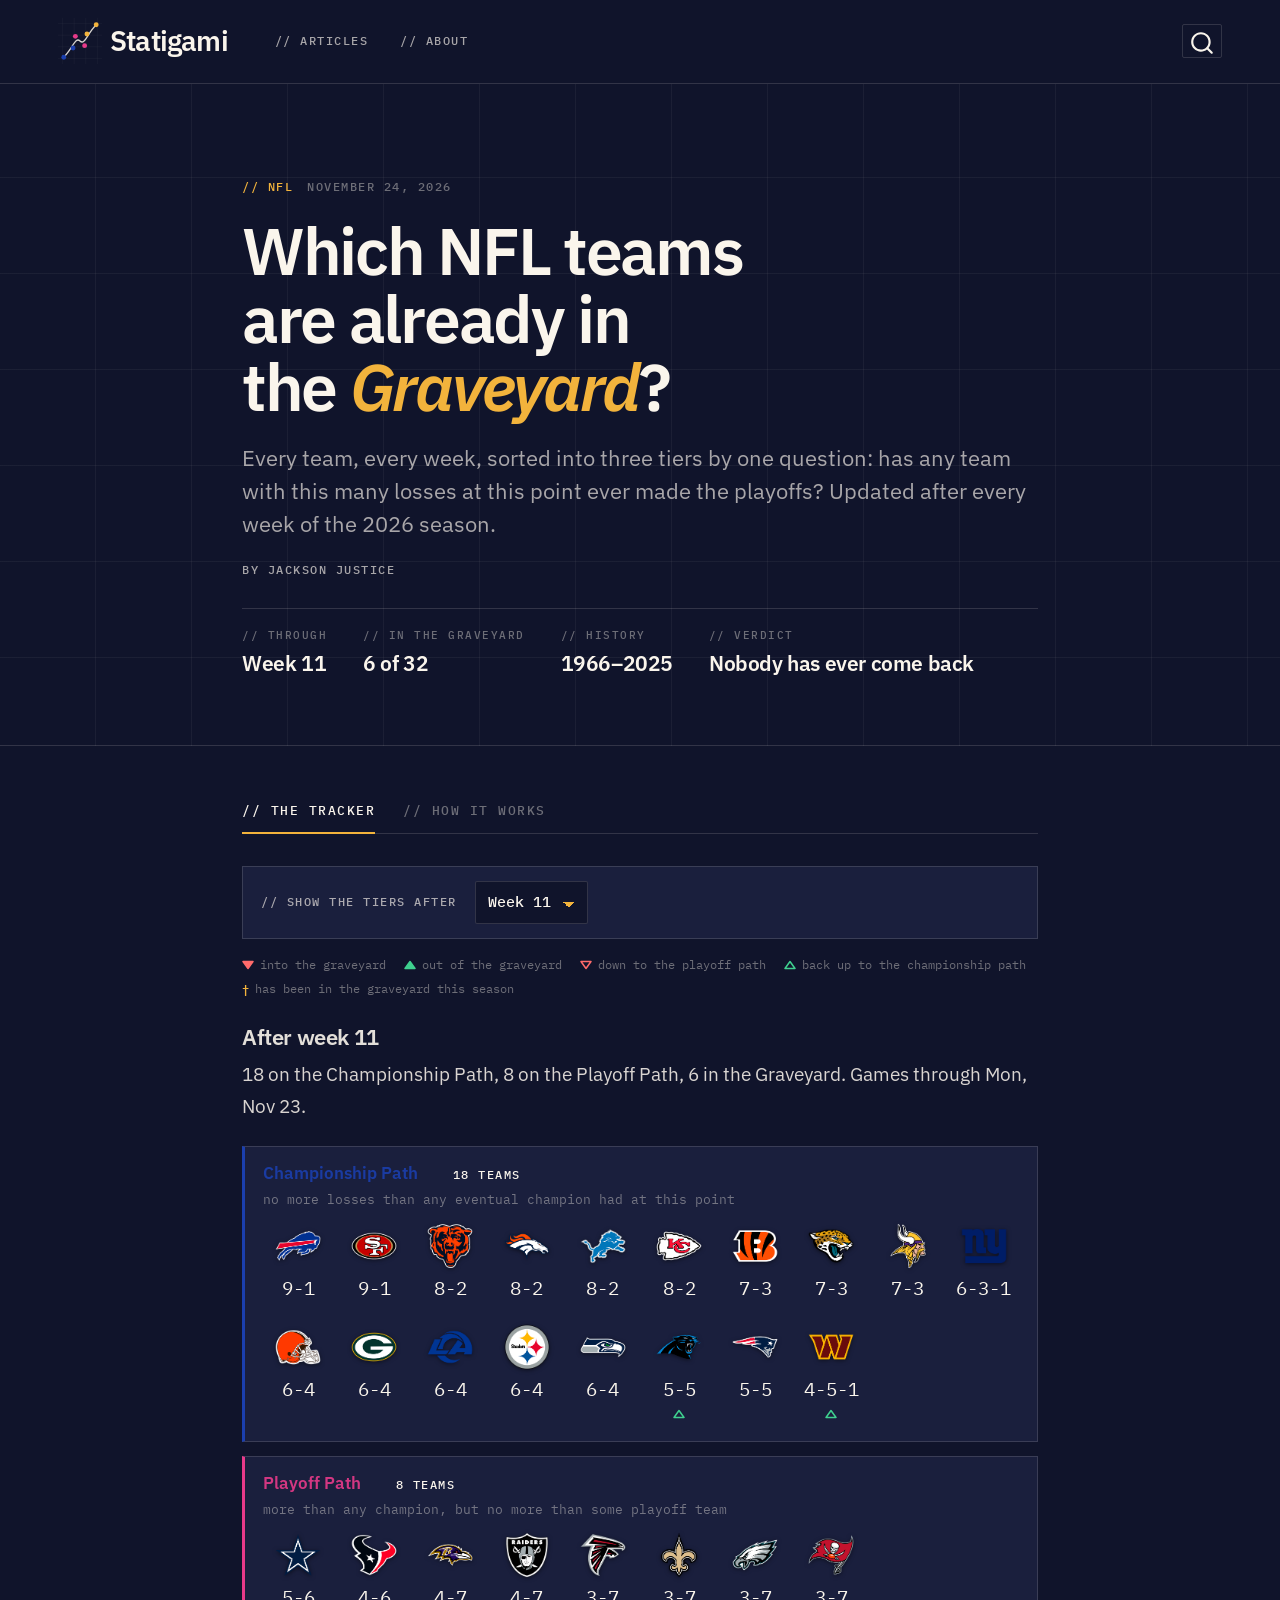
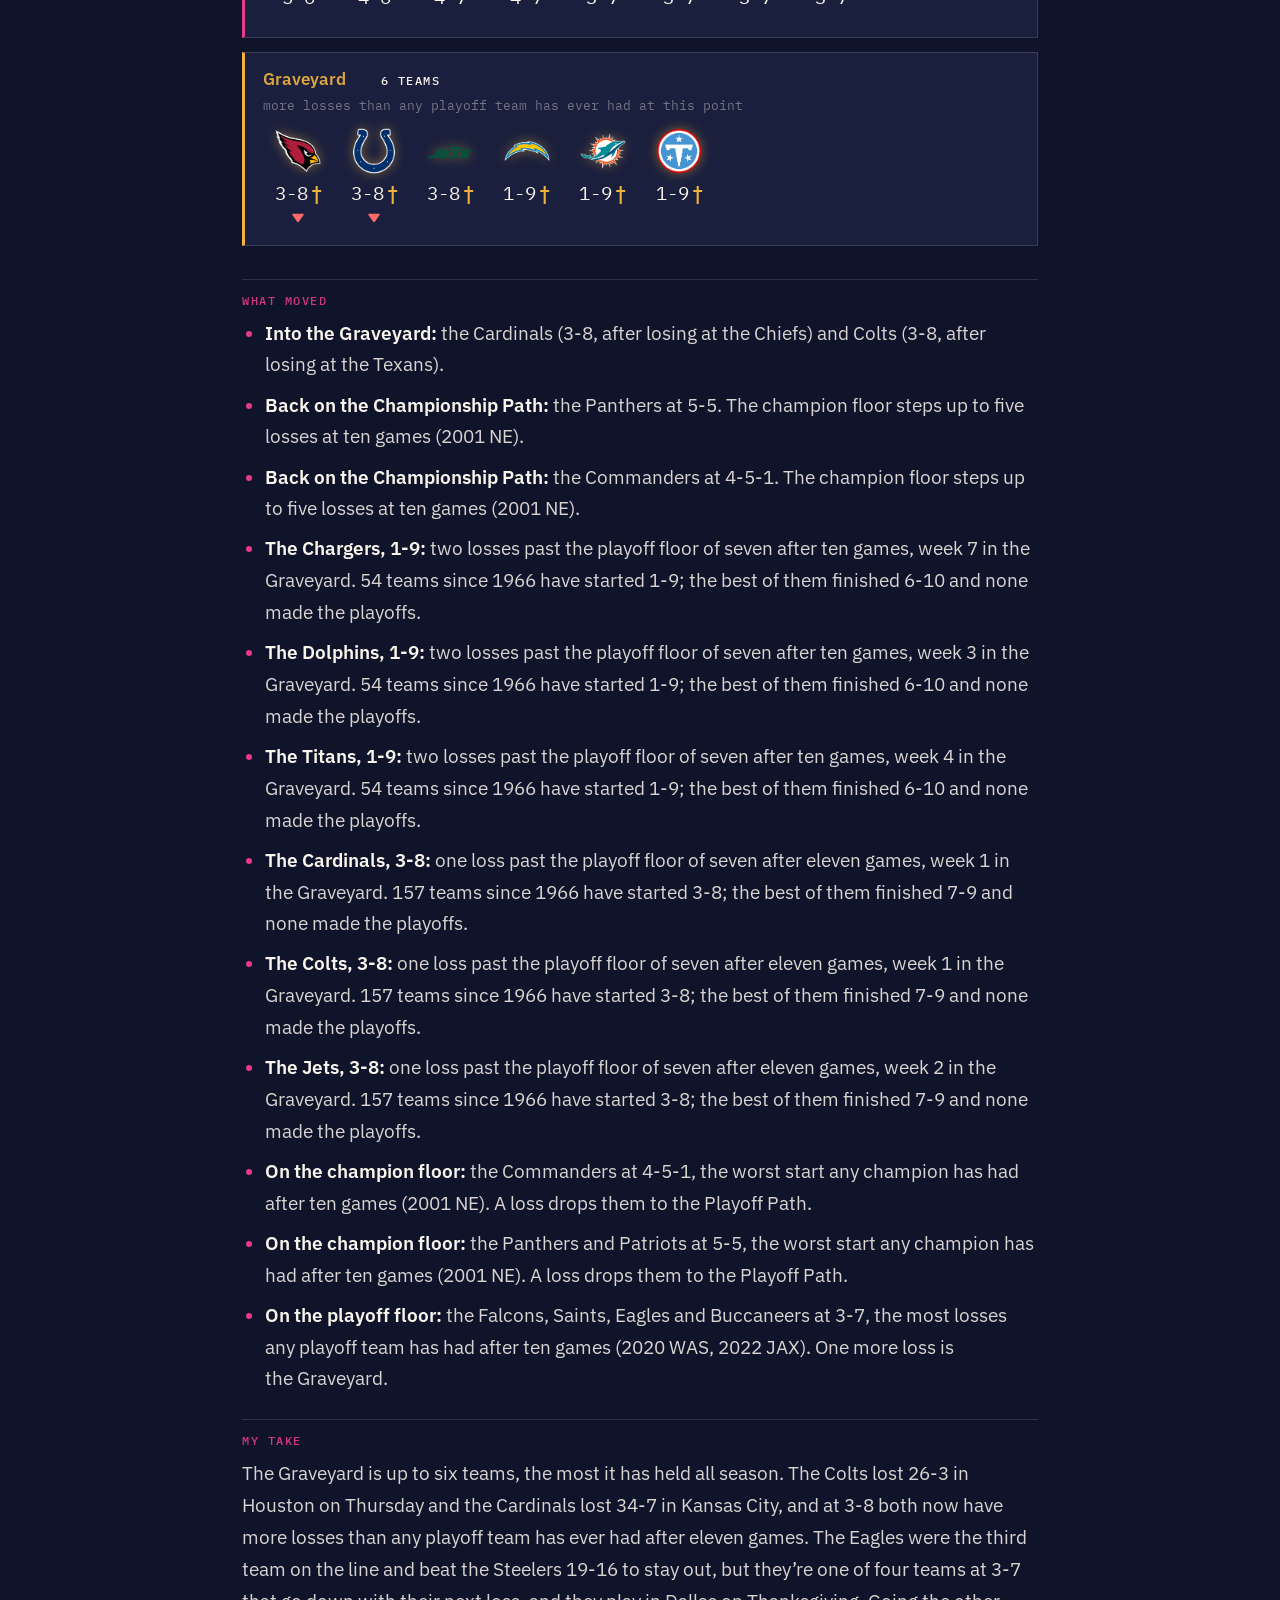
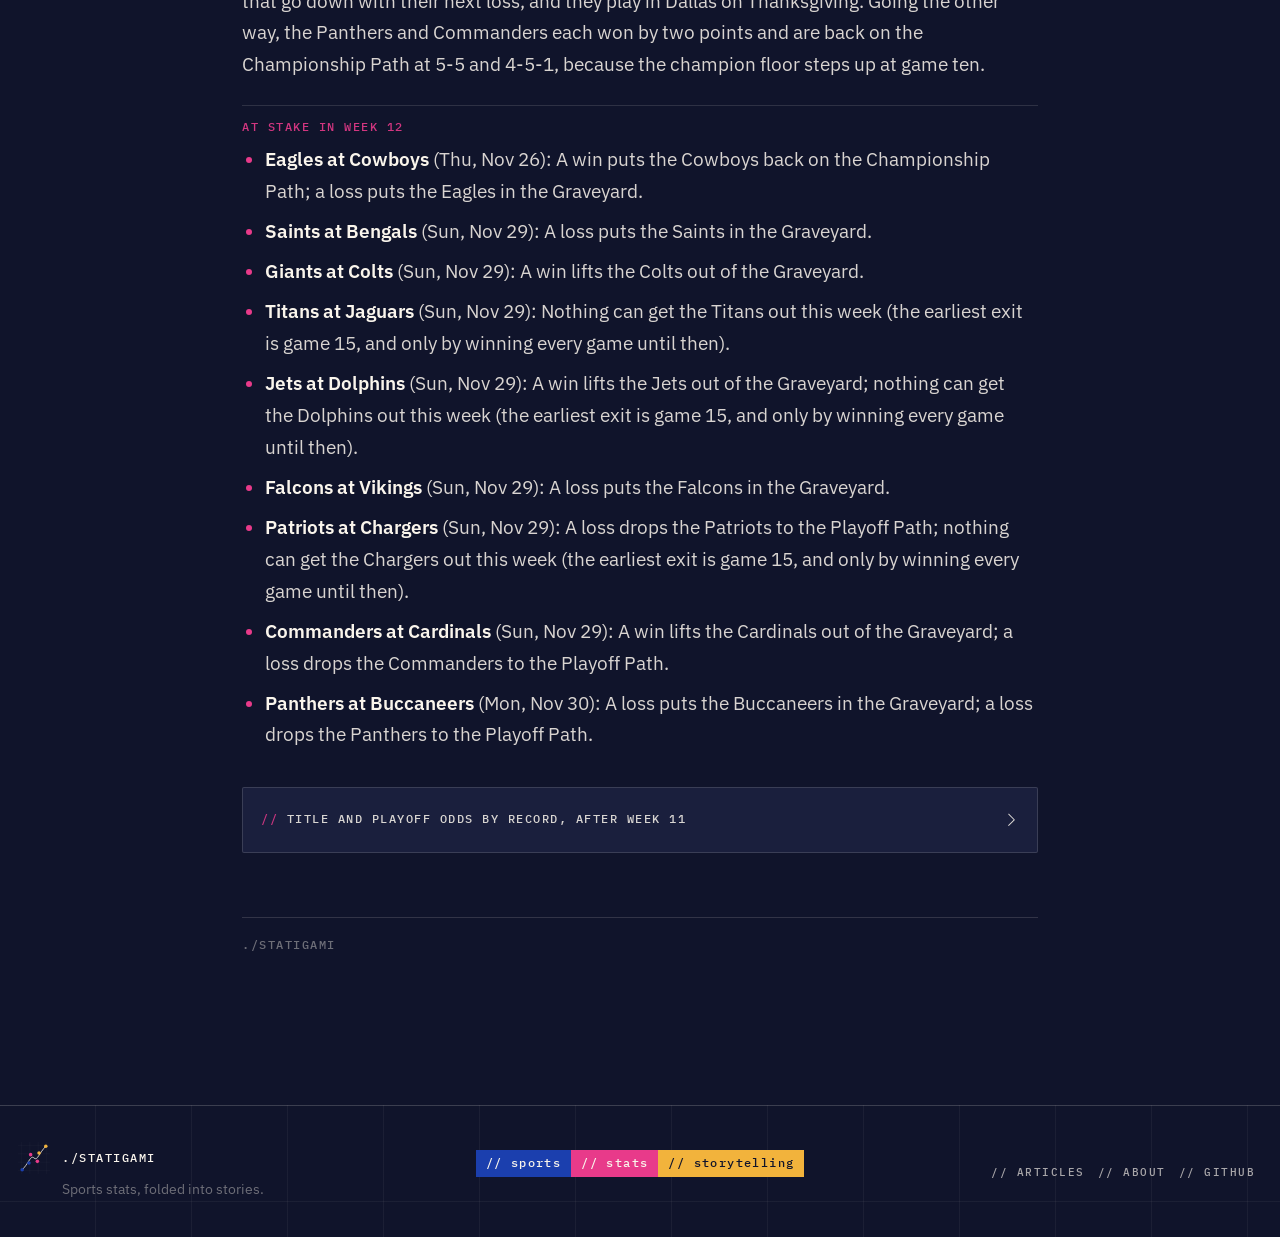
<file: articles/nfl-graveyard.html>
<!DOCTYPE html>
<html xmlns="http://www.w3.org/1999/xhtml" lang="en" xml:lang="en"><head>

<meta charset="utf-8">
<meta name="generator" content="quarto-1.11.9">

<meta name="viewport" content="width=device-width, initial-scale=1.0, user-scalable=yes">

<meta name="author" content="Jackson Justice">
<meta name="dcterms.date" content="2026-11-24">
<meta name="description" content="A weekly elimination tracker for the 2026 NFL season: the Championship Path, the Playoff Path and the Graveyard, set by every team-season since 1966, with the strange paths in and out.">

<title>Which NFL teams are already in the Graveyard? – Statigami</title>
<style>
/* Default styles provided by pandoc.
** See https://pandoc.org/MANUAL.html#variables-for-html for config info.
*/
span.smallcaps{font-variant: small-caps;}
div.columns{display: flex; gap: 1.5em;}
div.column{flex: auto;}
@media screen {
div.columns{gap: min(4vw, 1.5em);}
div.column{overflow-x: auto;}
}
div.hanging-indent{margin-left: 1.5em; text-indent: -1.5em;}
ul.task-list{list-style: none;}
ul.task-list li input[type="checkbox"] {
  width: 0.8em;
  margin: 0 0.8em 0.2em -1em; /* quarto-specific, see https://github.com/quarto-dev/quarto-cli/issues/4556 */ 
  vertical-align: middle;
}
</style>


<script src="../site_libs/quarto-nav/quarto-nav.js"></script>
<script src="../site_libs/quarto-nav/headroom.min.js"></script>
<script src="../site_libs/clipboard/clipboard.min.js"></script>
<script src="../site_libs/quarto-search/autocomplete.umd.js"></script>
<script src="../site_libs/quarto-search/fuse.min.js"></script>
<script src="../site_libs/quarto-search/quarto-search.js"></script>
<meta name="quarto:offset" content="../">
<link href="../assets/brand/mark-circle.svg" rel="icon" type="image/svg+xml">
<script src="../site_libs/quarto-html/quarto.js" type="module"></script>
<script src="../site_libs/quarto-html/tabsets/tabsets.js" type="module"></script>
<script src="../site_libs/quarto-html/scrollable-regions/scrollable-regions.js" type="module"></script>
<script src="../site_libs/quarto-html/popper.min.js"></script>
<script src="../site_libs/quarto-html/tippy.umd.min.js"></script>
<script src="../site_libs/quarto-html/anchor.min.js"></script>
<link href="../site_libs/quarto-html/tippy.css" rel="stylesheet">
<link href="../site_libs/quarto-html/quarto-syntax-highlighting-dark-9f6dff70e9cd0515a60d617a9ec6b0ea.css" rel="stylesheet" id="quarto-text-highlighting-styles">
<script src="../site_libs/bootstrap/bootstrap.min.js"></script>
<link href="../site_libs/bootstrap/bootstrap-icons.css" rel="stylesheet">
<link href="../site_libs/bootstrap/bootstrap-7eaee70c5a9a3da5aa6dca53f862698c.min.css" rel="stylesheet" append-hash="true" id="quarto-bootstrap" data-mode="dark">
<script id="quarto-search-options" type="application/json">{
  "location": "navbar",
  "copy-button": false,
  "collapse-after": 3,
  "panel-placement": "end",
  "type": "overlay",
  "limit": 50,
  "keyboard-shortcut": [
    "f",
    "/",
    "s"
  ],
  "show-item-context": false,
  "language": {
    "search-no-results-text": "No results",
    "search-matching-documents-text": "matching documents",
    "search-copy-link-title": "Copy link to search",
    "search-hide-matches-text": "Hide additional matches",
    "search-more-match-text": "more match in this document",
    "search-more-matches-text": "more matches in this document",
    "search-clear-button-title": "Clear",
    "search-text-placeholder": "",
    "search-detached-cancel-button-title": "Cancel",
    "search-submit-button-title": "Submit",
    "search-label": "Search"
  }
}</script>
<style>html{ scroll-behavior: smooth; }</style>


<meta property="og:title" content="Which NFL teams are already in the Graveyard? – Statigami">
<meta property="og:description" content="A weekly elimination tracker for the 2026 NFL season: the Championship Path, the Playoff Path and the Graveyard, set by every team-season since 1966, with the strange paths in and out.">
<meta property="og:image" content="https://jackson-justice.github.io/statigami/articles/figures/nfl-graveyard/02_tier_tiles_2026.png">
<meta property="og:site_name" content="Statigami">
<meta property="og:image:height" content="1900">
<meta property="og:image:width" content="1600">
<meta property="og:image:alt" content="A grid of every NFL team's tier after each week of 2026, with the Graveyard teams in amber at the bottom.">
<meta name="twitter:title" content="Which NFL teams are already in the Graveyard? – Statigami">
<meta name="twitter:description" content="A weekly elimination tracker for the 2026 NFL season: the Championship Path, the Playoff Path and the Graveyard, set by every team-season since 1966, with the strange paths in and out.">
<meta name="twitter:image" content="https://jackson-justice.github.io/statigami/articles/figures/nfl-graveyard/02_tier_tiles_2026.png">
<meta name="twitter:image:alt" content="A grid of every NFL team's tier after each week of 2026, with the Graveyard teams in amber at the bottom.">
<meta name="twitter:card" content="summary_large_image">
</head>

<body class="nav-fixed sg-article fullcontent quarto-light"><a id="quarto-skip-link" class="visually-hidden-focusable" href="#quarto-document-content">Skip to main content</a>

<div id="quarto-search-results"></div>
  <header id="quarto-header" class="headroom fixed-top quarto-banner">
    <nav class="navbar navbar-expand-lg " data-bs-theme="dark" aria-label="Site">
      <div class="navbar-container container-fluid">
      <div class="navbar-brand-container mx-auto">
    <a href="../index.html" class="navbar-brand navbar-brand-logo">
    <img src="../assets/brand/mark.svg" alt="Statigami logo" class="navbar-logo light-content">
    <img src="../assets/brand/mark.svg" alt="Statigami logo" class="navbar-logo dark-content">
    </a>
    <a class="navbar-brand" href="../index.html">
    <span class="navbar-title">Statigami</span>
    </a>
  </div>
          <button class="navbar-toggler" type="button" data-bs-toggle="collapse" data-bs-target="#navbarCollapse" aria-controls="navbarCollapse" aria-expanded="false" aria-label="Toggle navigation" onclick="if (window.quartoToggleHeadroom) { window.quartoToggleHeadroom(); }">
  <span class="navbar-toggler-icon"></span>
</button>
          <div class="collapse navbar-collapse" id="navbarCollapse">
            <ul class="navbar-nav navbar-nav-scroll me-auto">
  <li class="nav-item">
    <a class="nav-link" href="../articles.html"> 
<span class="menu-text">// Articles</span></a>
  </li>  
  <li class="nav-item">
    <a class="nav-link" href="../about.html"> 
<span class="menu-text">// About</span></a>
  </li>  
</ul>
          </div> <!-- /navcollapse -->
            <div class="quarto-navbar-tools">
</div>
            <div id="quarto-search" class="" title="Search"></div>
      </div> <!-- /container-fluid -->
    </nav>
</header>
<!-- content -->
<header id="title-block-header" class="quarto-title-block sg-title-block page-columns page-full">
  <div class="quarto-title-banner page-columns page-full">
    <div class="quarto-title column-body">
      <div class="sg-kicker">
        <span class="sg-kicker-cat">// NFL</span>
        
        <span class="sg-kicker-date">November 24, 2026</span>
      </div>
      <h1 class="title">Which NFL teams are already in the <em>Graveyard</em>?</h1>
            <p class="subtitle lead">Every team, every week, sorted into three tiers by one question: has any team with this many losses at this point ever made the playoffs? Updated after every week of the 2026 season.</p>
                  <p class="sg-byline">By Jackson Justice</p>
                  <dl class="sg-facts">
                <div><dt>// Through</dt><dd>Week 11</dd></div>
                <div><dt>// In the Graveyard</dt><dd>6 of 32</dd></div>
                <div><dt>// History</dt><dd>1966–2025</dd></div>
                <div><dt>// Verdict</dt><dd>Nobody has ever come back</dd></div>
              </dl>
          </div>
  </div>
</header><div id="quarto-content" class="quarto-container page-columns page-rows-contents page-layout-article page-navbar">
<!-- sidebar -->
<!-- margin-sidebar -->
    
<!-- main -->
<main class="content quarto-banner-title-block" id="quarto-document-content" tabindex="-1">




<div class="sg-tabs" role="tablist" aria-label="Sections of this article">
<button type="button" class="sg-tab is-active" role="tab" id="sg-tab-tracker" aria-controls="tracker" aria-selected="true">// The tracker</button>
<button type="button" class="sg-tab" role="tab" id="sg-tab-how" aria-controls="how-it-works" aria-selected="false" tabindex="-1">// How it works</button>
</div>
<div id="tracker" class="sg-tab-panel is-active" role="tabpanel" aria-labelledby="sg-tab-tracker">
<!-- Generated by nfl-graveyard/graveyard_site.R (via weekly_update.R). Do not edit: edit the story files in _nfl-graveyard/stories/ instead. -->
<div class="sg-week-nav">
<label for="sg-week-select">// Show the tiers after</label>
<select id="sg-week-select">
<option value="1">Week 1</option>
<option value="2">Week 2</option>
<option value="3">Week 3</option>
<option value="4">Week 4</option>
<option value="5">Week 5</option>
<option value="6">Week 6</option>
<option value="7">Week 7</option>
<option value="8">Week 8</option>
<option value="9">Week 9</option>
<option value="10">Week 10</option>
<option value="11" selected="">Week 11</option>
</select>
</div>
<p class="sg-tier-legend">
<span><svg class="sg-move sg-move-down sg-move-solid" viewbox="0 0 12 10" role="img" aria-label="Into the Graveyard"><title>Into the Graveyard</title><path d="M1 1.5h10L6 8.5Z"></path></svg> into the graveyard</span>
<span><svg class="sg-move sg-move-up sg-move-solid" viewbox="0 0 12 10" role="img" aria-label="Out of the Graveyard"><title>Out of the Graveyard</title><path d="M6 1.5 11 8.5H1Z"></path></svg> out of the graveyard</span>
<span><svg class="sg-move sg-move-down sg-move-outline" viewbox="0 0 12 10" role="img" aria-label="Down to the Playoff Path"><title>Down to the Playoff Path</title><path d="M1 1.5h10L6 8.5Z"></path></svg> down to the playoff path</span>
<span><svg class="sg-move sg-move-up sg-move-outline" viewbox="0 0 12 10" role="img" aria-label="Back up to the Championship Path"><title>Back up to the Championship Path</title><path d="M6 1.5 11 8.5H1Z"></path></svg> back up to the championship path</span>
<span><span class="sg-tier-mark" aria-hidden="true">†</span> has been in the graveyard this season</span>
</p>
<div id="week-1" class="sg-week">
<section id="after-week-1" class="level3 unlisted">
<h3 class="unlisted anchored" data-anchor-id="after-week-1">After week 1</h3>
<p>32 on the Championship Path, 0 on the Playoff Path, 0 in the Graveyard. Games through Mon, Sep 14.</p>
<div class="sg-tiers">
<section class="sg-tier sg-tier-1">
<div class="sg-tier-head">
<h3 class="anchored">Championship Path</h3>
<span class="sg-tier-count">32 teams</span>
<span class="sg-tier-rule">no more losses than any eventual champion had at this point</span>
</div>
<ul class="sg-tier-teams">
<li><img src="figures/nfl-graveyard/logos/ARI.png" alt="Arizona Cardinals" width="56" height="56" loading="lazy"><span class="sg-tier-rec">1-0</span></li>
<li><img src="figures/nfl-graveyard/logos/BAL.png" alt="Baltimore Ravens" width="56" height="56" loading="lazy"><span class="sg-tier-rec">1-0</span></li>
<li><img src="figures/nfl-graveyard/logos/BUF.png" alt="Buffalo Bills" width="56" height="56" loading="lazy"><span class="sg-tier-rec">1-0</span></li>
<li><img src="figures/nfl-graveyard/logos/CHI.png" alt="Chicago Bears" width="56" height="56" loading="lazy"><span class="sg-tier-rec">1-0</span></li>
<li><img src="figures/nfl-graveyard/logos/CIN.png" alt="Cincinnati Bengals" width="56" height="56" loading="lazy"><span class="sg-tier-rec">1-0</span></li>
<li><img src="figures/nfl-graveyard/logos/DET.png" alt="Detroit Lions" width="56" height="56" loading="lazy"><span class="sg-tier-rec">1-0</span></li>
<li><img src="figures/nfl-graveyard/logos/JAX.png" alt="Jacksonville Jaguars" width="56" height="56" loading="lazy"><span class="sg-tier-rec">1-0</span></li>
<li><img src="figures/nfl-graveyard/logos/KC.png" alt="Kansas City Chiefs" width="56" height="56" loading="lazy"><span class="sg-tier-rec">1-0</span></li>
<li><img src="figures/nfl-graveyard/logos/LV.png" alt="Las Vegas Raiders" width="56" height="56" loading="lazy"><span class="sg-tier-rec">1-0</span></li>
<li><img src="figures/nfl-graveyard/logos/MIN.png" alt="Minnesota Vikings" width="56" height="56" loading="lazy"><span class="sg-tier-rec">1-0</span></li>
<li><img src="figures/nfl-graveyard/logos/NYG.png" alt="New York Giants" width="56" height="56" loading="lazy"><span class="sg-tier-rec">1-0</span></li>
<li><img src="figures/nfl-graveyard/logos/NYJ.png" alt="New York Jets" width="56" height="56" loading="lazy"><span class="sg-tier-rec">1-0</span></li>
<li><img src="figures/nfl-graveyard/logos/PHI.png" alt="Philadelphia Eagles" width="56" height="56" loading="lazy"><span class="sg-tier-rec">1-0</span></li>
<li><img src="figures/nfl-graveyard/logos/PIT.png" alt="Pittsburgh Steelers" width="56" height="56" loading="lazy"><span class="sg-tier-rec">1-0</span></li>
<li><img src="figures/nfl-graveyard/logos/SEA.png" alt="Seattle Seahawks" width="56" height="56" loading="lazy"><span class="sg-tier-rec">1-0</span></li>
<li><img src="figures/nfl-graveyard/logos/SF.png" alt="San Francisco 49ers" width="56" height="56" loading="lazy"><span class="sg-tier-rec">1-0</span></li>
<li><img src="figures/nfl-graveyard/logos/ATL.png" alt="Atlanta Falcons" width="56" height="56" loading="lazy"><span class="sg-tier-rec">0-1</span></li>
<li><img src="figures/nfl-graveyard/logos/CAR.png" alt="Carolina Panthers" width="56" height="56" loading="lazy"><span class="sg-tier-rec">0-1</span></li>
<li><img src="figures/nfl-graveyard/logos/CLE.png" alt="Cleveland Browns" width="56" height="56" loading="lazy"><span class="sg-tier-rec">0-1</span></li>
<li><img src="figures/nfl-graveyard/logos/DAL.png" alt="Dallas Cowboys" width="56" height="56" loading="lazy"><span class="sg-tier-rec">0-1</span></li>
<li><img src="figures/nfl-graveyard/logos/DEN.png" alt="Denver Broncos" width="56" height="56" loading="lazy"><span class="sg-tier-rec">0-1</span></li>
<li><img src="figures/nfl-graveyard/logos/GB.png" alt="Green Bay Packers" width="56" height="56" loading="lazy"><span class="sg-tier-rec">0-1</span></li>
<li><img src="figures/nfl-graveyard/logos/HOU.png" alt="Houston Texans" width="56" height="56" loading="lazy"><span class="sg-tier-rec">0-1</span></li>
<li><img src="figures/nfl-graveyard/logos/IND.png" alt="Indianapolis Colts" width="56" height="56" loading="lazy"><span class="sg-tier-rec">0-1</span></li>
<li><img src="figures/nfl-graveyard/logos/LA.png" alt="Los Angeles Rams" width="56" height="56" loading="lazy"><span class="sg-tier-rec">0-1</span></li>
<li><img src="figures/nfl-graveyard/logos/LAC.png" alt="Los Angeles Chargers" width="56" height="56" loading="lazy"><span class="sg-tier-rec">0-1</span></li>
<li><img src="figures/nfl-graveyard/logos/MIA.png" alt="Miami Dolphins" width="56" height="56" loading="lazy"><span class="sg-tier-rec">0-1</span></li>
<li><img src="figures/nfl-graveyard/logos/NE.png" alt="New England Patriots" width="56" height="56" loading="lazy"><span class="sg-tier-rec">0-1</span></li>
<li><img src="figures/nfl-graveyard/logos/NO.png" alt="New Orleans Saints" width="56" height="56" loading="lazy"><span class="sg-tier-rec">0-1</span></li>
<li><img src="figures/nfl-graveyard/logos/TB.png" alt="Tampa Bay Buccaneers" width="56" height="56" loading="lazy"><span class="sg-tier-rec">0-1</span></li>
<li><img src="figures/nfl-graveyard/logos/TEN.png" alt="Tennessee Titans" width="56" height="56" loading="lazy"><span class="sg-tier-rec">0-1</span></li>
<li><img src="figures/nfl-graveyard/logos/WAS.png" alt="Washington Commanders" width="56" height="56" loading="lazy"><span class="sg-tier-rec">0-1</span></li>
</ul>
</section>
<section class="sg-tier sg-tier-2">
<div class="sg-tier-head">
<h3 class="anchored">Playoff Path</h3>
<span class="sg-tier-count">0 teams</span>
<span class="sg-tier-rule">more than any champion, but no more than some playoff team</span>
</div>
<ul class="sg-tier-teams">
<li class="sg-tier-empty">Nobody yet</li>
</ul>
</section>
<section class="sg-tier sg-tier-3">
<div class="sg-tier-head">
<h3 class="anchored">Graveyard</h3>
<span class="sg-tier-count">0 teams</span>
<span class="sg-tier-rule">more losses than any playoff team has ever had at this point</span>
</div>
<ul class="sg-tier-teams">
<li class="sg-tier-empty">Nobody yet</li>
</ul>
</section>
</div>
<section id="what-moved" class="level4 unlisted">
<h4 class="unlisted anchored" data-anchor-id="what-moved">What moved</h4>
<ul>
<li><strong>Nobody has moved.</strong> All 32 teams are on the Championship Path: eventual champions have lost their opener (1981 SF, 1986 NYG, 1993 DAL, 2001 NE and 8 more).</li>
</ul>
</section>
<section id="my-take" class="level4 unlisted">
<h4 class="unlisted anchored" data-anchor-id="my-take">My take</h4>
<p>Everyone’s still alive after one game, but there were some surprises. The biggest story: the Niners smoked the Rams, one of the Super Bowl favorites, 27-7 in Australia. Maybe not a surprise, but the Bears scored 59 points. And are the Giants for real this year?</p>
</section>
<section id="at-stake-in-week-2" class="level4 unlisted">
<h4 class="unlisted anchored" data-anchor-id="at-stake-in-week-2">At stake in week 2</h4>
<ul>
<li><strong>No tier can change in week 2.</strong> Every team is still inside the floors for its next game.</li>
</ul>
<div class="callout callout-style-default callout-note callout-titled">
<div class="callout-header d-flex align-content-center collapsed" data-bs-toggle="collapse" data-bs-target=".callout-1-contents" aria-controls="callout-1" aria-expanded="false" aria-label="Toggle callout">
<div class="callout-icon-container">
<i class="callout-icon"></i>
</div>
<div class="callout-title-container flex-fill">
<span class="screen-reader-only">Note</span>Title and playoff odds by record, after week 1
</div>
<div class="callout-btn-toggle d-inline-block border-0 py-1 ps-1 pe-0 float-end"><i class="callout-toggle"></i></div>
</div>
<div id="callout-1" class="callout-1-contents callout-collapse collapse">
<div class="callout-body-container callout-body">
<table class="caption-top table">
<colgroup>
<col style="width: 25%">
<col style="width: 21%">
<col style="width: 21%">
<col style="width: 31%">
</colgroup>
<thead>
<tr class="header">
<th style="text-align: left;">Record</th>
<th style="text-align: left;">Teams</th>
<th style="text-align: right;">Title</th>
<th style="text-align: right;">Playoffs</th>
</tr>
</thead>
<tbody>
<tr class="odd">
<td style="text-align: left;">1-0</td>
<td style="text-align: left;">Cardinals, Ravens, Bills, Bears, Bengals, Lions, Jaguars, Chiefs, Raiders, Vikings, Giants, Jets, Eagles, Steelers, Seahawks and 49ers</td>
<td style="text-align: right;">5%</td>
<td style="text-align: right;">52%</td>
</tr>
<tr class="even">
<td style="text-align: left;">0-1</td>
<td style="text-align: left;">Falcons, Panthers, Browns, Cowboys, Broncos, Packers, Texans, Colts, Rams, Chargers, Dolphins, Patriots, Saints, Buccaneers, Titans and Commanders</td>
<td style="text-align: right;">1%</td>
<td style="text-align: right;">22%</td>
</tr>
</tbody>
</table>
<p>Share of team-seasons 1966-2025 with the same losses after the same number of games that won the Super Bowl or made the playoffs, smoothed so the odds never rise with more losses (ties count as half a loss).</p>
</div>
</div>
</div>
</section>
</section>
</div>
<div id="week-2" class="sg-week">
<section id="after-week-2" class="level3 unlisted">
<h3 class="unlisted anchored" data-anchor-id="after-week-2">After week 2</h3>
<p>32 on the Championship Path, 0 on the Playoff Path, 0 in the Graveyard. Games through Mon, Sep 21.</p>
<div class="sg-tiers">
<section class="sg-tier sg-tier-1">
<div class="sg-tier-head">
<h3 class="anchored">Championship Path</h3>
<span class="sg-tier-count">32 teams</span>
<span class="sg-tier-rule">no more losses than any eventual champion had at this point</span>
</div>
<ul class="sg-tier-teams">
<li><img src="figures/nfl-graveyard/logos/BUF.png" alt="Buffalo Bills" width="56" height="56" loading="lazy"><span class="sg-tier-rec">2-0</span></li>
<li><img src="figures/nfl-graveyard/logos/CIN.png" alt="Cincinnati Bengals" width="56" height="56" loading="lazy"><span class="sg-tier-rec">2-0</span></li>
<li><img src="figures/nfl-graveyard/logos/KC.png" alt="Kansas City Chiefs" width="56" height="56" loading="lazy"><span class="sg-tier-rec">2-0</span></li>
<li><img src="figures/nfl-graveyard/logos/LV.png" alt="Las Vegas Raiders" width="56" height="56" loading="lazy"><span class="sg-tier-rec">2-0</span></li>
<li><img src="figures/nfl-graveyard/logos/MIN.png" alt="Minnesota Vikings" width="56" height="56" loading="lazy"><span class="sg-tier-rec">2-0</span></li>
<li><img src="figures/nfl-graveyard/logos/PHI.png" alt="Philadelphia Eagles" width="56" height="56" loading="lazy"><span class="sg-tier-rec">2-0</span></li>
<li><img src="figures/nfl-graveyard/logos/SEA.png" alt="Seattle Seahawks" width="56" height="56" loading="lazy"><span class="sg-tier-rec">2-0</span></li>
<li><img src="figures/nfl-graveyard/logos/SF.png" alt="San Francisco 49ers" width="56" height="56" loading="lazy"><span class="sg-tier-rec">2-0</span></li>
<li><img src="figures/nfl-graveyard/logos/ARI.png" alt="Arizona Cardinals" width="56" height="56" loading="lazy"><span class="sg-tier-rec">1-1</span></li>
<li><img src="figures/nfl-graveyard/logos/BAL.png" alt="Baltimore Ravens" width="56" height="56" loading="lazy"><span class="sg-tier-rec">1-1</span></li>
<li><img src="figures/nfl-graveyard/logos/CAR.png" alt="Carolina Panthers" width="56" height="56" loading="lazy"><span class="sg-tier-rec">1-1</span></li>
<li><img src="figures/nfl-graveyard/logos/CHI.png" alt="Chicago Bears" width="56" height="56" loading="lazy"><span class="sg-tier-rec">1-1</span></li>
<li><img src="figures/nfl-graveyard/logos/CLE.png" alt="Cleveland Browns" width="56" height="56" loading="lazy"><span class="sg-tier-rec">1-1</span></li>
<li><img src="figures/nfl-graveyard/logos/DAL.png" alt="Dallas Cowboys" width="56" height="56" loading="lazy"><span class="sg-tier-rec">1-1</span></li>
<li><img src="figures/nfl-graveyard/logos/DEN.png" alt="Denver Broncos" width="56" height="56" loading="lazy"><span class="sg-tier-rec">1-1</span></li>
<li><img src="figures/nfl-graveyard/logos/DET.png" alt="Detroit Lions" width="56" height="56" loading="lazy"><span class="sg-tier-rec">1-1</span></li>
<li><img src="figures/nfl-graveyard/logos/GB.png" alt="Green Bay Packers" width="56" height="56" loading="lazy"><span class="sg-tier-rec">1-1</span></li>
<li><img src="figures/nfl-graveyard/logos/JAX.png" alt="Jacksonville Jaguars" width="56" height="56" loading="lazy"><span class="sg-tier-rec">1-1</span></li>
<li><img src="figures/nfl-graveyard/logos/LA.png" alt="Los Angeles Rams" width="56" height="56" loading="lazy"><span class="sg-tier-rec">1-1</span></li>
<li><img src="figures/nfl-graveyard/logos/NE.png" alt="New England Patriots" width="56" height="56" loading="lazy"><span class="sg-tier-rec">1-1</span></li>
<li><img src="figures/nfl-graveyard/logos/NO.png" alt="New Orleans Saints" width="56" height="56" loading="lazy"><span class="sg-tier-rec">1-1</span></li>
<li><img src="figures/nfl-graveyard/logos/NYG.png" alt="New York Giants" width="56" height="56" loading="lazy"><span class="sg-tier-rec">1-1</span></li>
<li><img src="figures/nfl-graveyard/logos/NYJ.png" alt="New York Jets" width="56" height="56" loading="lazy"><span class="sg-tier-rec">1-1</span></li>
<li><img src="figures/nfl-graveyard/logos/PIT.png" alt="Pittsburgh Steelers" width="56" height="56" loading="lazy"><span class="sg-tier-rec">1-1</span></li>
<li><img src="figures/nfl-graveyard/logos/ATL.png" alt="Atlanta Falcons" width="56" height="56" loading="lazy"><span class="sg-tier-rec">0-2</span></li>
<li><img src="figures/nfl-graveyard/logos/HOU.png" alt="Houston Texans" width="56" height="56" loading="lazy"><span class="sg-tier-rec">0-2</span></li>
<li><img src="figures/nfl-graveyard/logos/IND.png" alt="Indianapolis Colts" width="56" height="56" loading="lazy"><span class="sg-tier-rec">0-2</span></li>
<li><img src="figures/nfl-graveyard/logos/LAC.png" alt="Los Angeles Chargers" width="56" height="56" loading="lazy"><span class="sg-tier-rec">0-2</span></li>
<li><img src="figures/nfl-graveyard/logos/MIA.png" alt="Miami Dolphins" width="56" height="56" loading="lazy"><span class="sg-tier-rec">0-2</span></li>
<li><img src="figures/nfl-graveyard/logos/TB.png" alt="Tampa Bay Buccaneers" width="56" height="56" loading="lazy"><span class="sg-tier-rec">0-2</span></li>
<li><img src="figures/nfl-graveyard/logos/TEN.png" alt="Tennessee Titans" width="56" height="56" loading="lazy"><span class="sg-tier-rec">0-2</span></li>
<li><img src="figures/nfl-graveyard/logos/WAS.png" alt="Washington Commanders" width="56" height="56" loading="lazy"><span class="sg-tier-rec">0-2</span></li>
</ul>
</section>
<section class="sg-tier sg-tier-2">
<div class="sg-tier-head">
<h3 class="anchored">Playoff Path</h3>
<span class="sg-tier-count">0 teams</span>
<span class="sg-tier-rule">more than any champion, but no more than some playoff team</span>
</div>
<ul class="sg-tier-teams">
<li class="sg-tier-empty">Nobody yet</li>
</ul>
</section>
<section class="sg-tier sg-tier-3">
<div class="sg-tier-head">
<h3 class="anchored">Graveyard</h3>
<span class="sg-tier-count">0 teams</span>
<span class="sg-tier-rule">more losses than any playoff team has ever had at this point</span>
</div>
<ul class="sg-tier-teams">
<li class="sg-tier-empty">Nobody yet</li>
</ul>
</section>
</div>
<section id="what-moved-1" class="level4 unlisted">
<h4 class="unlisted anchored" data-anchor-id="what-moved-1">What moved</h4>
<ul>
<li><strong>Nobody has moved.</strong> All 32 teams are on the Championship Path: eventual champions have lost two of their first two games (1993 DAL, 2001 NE, 2007 NYG).</li>
<li><strong>On the champion floor:</strong> the Falcons, Texans, Colts, Chargers, Dolphins, Buccaneers, Titans and Commanders at 0-2, the worst start any champion has had after two games (1993 DAL, 2001 NE, 2007 NYG). A loss drops them to the Playoff Path.</li>
</ul>
</section>
<section id="my-take-1" class="level4 unlisted">
<h4 class="unlisted anchored" data-anchor-id="my-take-1">My take</h4>
<p>Everyone’s still alive. Houston is 0-2 already. The Saints beat the Ravens a week after almost beating the Lions, and Las Vegas looks good at 2-0.</p>
</section>
<section id="at-stake-in-week-3" class="level4 unlisted">
<h4 class="unlisted anchored" data-anchor-id="at-stake-in-week-3">At stake in week 3</h4>
<ul>
<li><strong>Falcons at Packers</strong> (Thu, Sep 24): A loss drops the Falcons to the Playoff Path.</li>
<li><strong>Chargers at Bills</strong> (Sun, Sep 27): A loss drops the Chargers to the Playoff Path.</li>
<li><strong>Texans at Colts</strong> (Sun, Sep 27): A loss drops the loser to the Playoff Path.</li>
<li><strong>Chiefs at Dolphins</strong> (Sun, Sep 27): A loss drops the Dolphins to the Playoff Path.</li>
<li><strong>Titans at Giants</strong> (Sun, Sep 27): A loss drops the Titans to the Playoff Path.</li>
<li><strong>Seahawks at Commanders</strong> (Sun, Sep 27): A loss drops the Commanders to the Playoff Path.</li>
<li><strong>Vikings at Buccaneers</strong> (Sun, Sep 27): A loss drops the Buccaneers to the Playoff Path.</li>
</ul>
<div class="callout callout-style-default callout-note callout-titled">
<div class="callout-header d-flex align-content-center collapsed" data-bs-toggle="collapse" data-bs-target=".callout-2-contents" aria-controls="callout-2" aria-expanded="false" aria-label="Toggle callout">
<div class="callout-icon-container">
<i class="callout-icon"></i>
</div>
<div class="callout-title-container flex-fill">
<span class="screen-reader-only">Note</span>Title and playoff odds by record, after week 2
</div>
<div class="callout-btn-toggle d-inline-block border-0 py-1 ps-1 pe-0 float-end"><i class="callout-toggle"></i></div>
</div>
<div id="callout-2" class="callout-2-contents callout-collapse collapse">
<div class="callout-body-container callout-body">
<table class="caption-top table">
<colgroup>
<col style="width: 25%">
<col style="width: 21%">
<col style="width: 21%">
<col style="width: 31%">
</colgroup>
<thead>
<tr class="header">
<th style="text-align: left;">Record</th>
<th style="text-align: left;">Teams</th>
<th style="text-align: right;">Title</th>
<th style="text-align: right;">Playoffs</th>
</tr>
</thead>
<tbody>
<tr class="odd">
<td style="text-align: left;">2-0</td>
<td style="text-align: left;">Bills, Bengals, Chiefs, Raiders, Vikings, Eagles, Seahawks and 49ers</td>
<td style="text-align: right;">8%</td>
<td style="text-align: right;">63%</td>
</tr>
<tr class="even">
<td style="text-align: left;">1-1</td>
<td style="text-align: left;">Cardinals, Ravens, Panthers, Bears, Browns, Cowboys, Broncos, Lions, Packers, Jaguars, Rams, Patriots, Saints, Giants, Jets and Steelers</td>
<td style="text-align: right;">2%</td>
<td style="text-align: right;">38%</td>
</tr>
<tr class="odd">
<td style="text-align: left;">0-2</td>
<td style="text-align: left;">Falcons, Texans, Colts, Chargers, Dolphins, Buccaneers, Titans and Commanders</td>
<td style="text-align: right;">0.6%</td>
<td style="text-align: right;">10%</td>
</tr>
</tbody>
</table>
<p>Share of team-seasons 1966-2025 with the same losses after the same number of games that won the Super Bowl or made the playoffs, smoothed so the odds never rise with more losses (ties count as half a loss).</p>
</div>
</div>
</div>
</section>
</section>
</div>
<div id="week-3" class="sg-week">
<section id="after-week-3" class="level3 unlisted">
<h3 class="unlisted anchored" data-anchor-id="after-week-3">After week 3</h3>
<p>27 on the Championship Path, 5 on the Playoff Path, 0 in the Graveyard. Games through Mon, Sep 28.</p>
<div class="sg-tiers">
<section class="sg-tier sg-tier-1">
<div class="sg-tier-head">
<h3 class="anchored">Championship Path</h3>
<span class="sg-tier-count">27 teams</span>
<span class="sg-tier-rule">no more losses than any eventual champion had at this point</span>
</div>
<ul class="sg-tier-teams">
<li><img src="figures/nfl-graveyard/logos/BUF.png" alt="Buffalo Bills" width="56" height="56" loading="lazy"><span class="sg-tier-rec">3-0</span></li>
<li><img src="figures/nfl-graveyard/logos/KC.png" alt="Kansas City Chiefs" width="56" height="56" loading="lazy"><span class="sg-tier-rec">3-0</span></li>
<li><img src="figures/nfl-graveyard/logos/LV.png" alt="Las Vegas Raiders" width="56" height="56" loading="lazy"><span class="sg-tier-rec">3-0</span></li>
<li><img src="figures/nfl-graveyard/logos/MIN.png" alt="Minnesota Vikings" width="56" height="56" loading="lazy"><span class="sg-tier-rec">3-0</span></li>
<li><img src="figures/nfl-graveyard/logos/SF.png" alt="San Francisco 49ers" width="56" height="56" loading="lazy"><span class="sg-tier-rec">3-0</span></li>
<li><img src="figures/nfl-graveyard/logos/BAL.png" alt="Baltimore Ravens" width="56" height="56" loading="lazy"><span class="sg-tier-rec">2-1</span></li>
<li><img src="figures/nfl-graveyard/logos/CHI.png" alt="Chicago Bears" width="56" height="56" loading="lazy"><span class="sg-tier-rec">2-1</span></li>
<li><img src="figures/nfl-graveyard/logos/CIN.png" alt="Cincinnati Bengals" width="56" height="56" loading="lazy"><span class="sg-tier-rec">2-1</span></li>
<li><img src="figures/nfl-graveyard/logos/CLE.png" alt="Cleveland Browns" width="56" height="56" loading="lazy"><span class="sg-tier-rec">2-1</span></li>
<li><img src="figures/nfl-graveyard/logos/DEN.png" alt="Denver Broncos" width="56" height="56" loading="lazy"><span class="sg-tier-rec">2-1</span></li>
<li><img src="figures/nfl-graveyard/logos/DET.png" alt="Detroit Lions" width="56" height="56" loading="lazy"><span class="sg-tier-rec">2-1</span></li>
<li><img src="figures/nfl-graveyard/logos/JAX.png" alt="Jacksonville Jaguars" width="56" height="56" loading="lazy"><span class="sg-tier-rec">2-1</span></li>
<li><img src="figures/nfl-graveyard/logos/NYG.png" alt="New York Giants" width="56" height="56" loading="lazy"><span class="sg-tier-rec">2-1</span></li>
<li><img src="figures/nfl-graveyard/logos/PHI.png" alt="Philadelphia Eagles" width="56" height="56" loading="lazy"><span class="sg-tier-rec">2-1</span></li>
<li><img src="figures/nfl-graveyard/logos/PIT.png" alt="Pittsburgh Steelers" width="56" height="56" loading="lazy"><span class="sg-tier-rec">2-1</span></li>
<li><img src="figures/nfl-graveyard/logos/SEA.png" alt="Seattle Seahawks" width="56" height="56" loading="lazy"><span class="sg-tier-rec">2-1</span></li>
<li><img src="figures/nfl-graveyard/logos/ARI.png" alt="Arizona Cardinals" width="56" height="56" loading="lazy"><span class="sg-tier-rec">1-2</span></li>
<li><img src="figures/nfl-graveyard/logos/ATL.png" alt="Atlanta Falcons" width="56" height="56" loading="lazy"><span class="sg-tier-rec">1-2</span></li>
<li><img src="figures/nfl-graveyard/logos/CAR.png" alt="Carolina Panthers" width="56" height="56" loading="lazy"><span class="sg-tier-rec">1-2</span></li>
<li><img src="figures/nfl-graveyard/logos/DAL.png" alt="Dallas Cowboys" width="56" height="56" loading="lazy"><span class="sg-tier-rec">1-2</span></li>
<li><img src="figures/nfl-graveyard/logos/GB.png" alt="Green Bay Packers" width="56" height="56" loading="lazy"><span class="sg-tier-rec">1-2</span></li>
<li><img src="figures/nfl-graveyard/logos/IND.png" alt="Indianapolis Colts" width="56" height="56" loading="lazy"><span class="sg-tier-rec">1-2</span></li>
<li><img src="figures/nfl-graveyard/logos/LA.png" alt="Los Angeles Rams" width="56" height="56" loading="lazy"><span class="sg-tier-rec">1-2</span></li>
<li><img src="figures/nfl-graveyard/logos/NE.png" alt="New England Patriots" width="56" height="56" loading="lazy"><span class="sg-tier-rec">1-2</span></li>
<li><img src="figures/nfl-graveyard/logos/NO.png" alt="New Orleans Saints" width="56" height="56" loading="lazy"><span class="sg-tier-rec">1-2</span></li>
<li><img src="figures/nfl-graveyard/logos/NYJ.png" alt="New York Jets" width="56" height="56" loading="lazy"><span class="sg-tier-rec">1-2</span></li>
<li><img src="figures/nfl-graveyard/logos/WAS.png" alt="Washington Commanders" width="56" height="56" loading="lazy"><span class="sg-tier-rec">1-2</span></li>
</ul>
</section>
<section class="sg-tier sg-tier-2">
<div class="sg-tier-head">
<h3 class="anchored">Playoff Path</h3>
<span class="sg-tier-count">5 teams</span>
<span class="sg-tier-rule">more than any champion, but no more than some playoff team</span>
</div>
<ul class="sg-tier-teams">
<li><img src="figures/nfl-graveyard/logos/HOU.png" alt="Houston Texans" width="56" height="56" loading="lazy"><span class="sg-tier-rec">0-3</span><svg class="sg-move sg-move-down sg-move-outline" viewbox="0 0 12 10" role="img" aria-label="Down to the Playoff Path this week"><title>Down to the Playoff Path this week</title><path d="M1 1.5h10L6 8.5Z"></path></svg></li>
<li><img src="figures/nfl-graveyard/logos/LAC.png" alt="Los Angeles Chargers" width="56" height="56" loading="lazy"><span class="sg-tier-rec">0-3</span><svg class="sg-move sg-move-down sg-move-outline" viewbox="0 0 12 10" role="img" aria-label="Down to the Playoff Path this week"><title>Down to the Playoff Path this week</title><path d="M1 1.5h10L6 8.5Z"></path></svg></li>
<li><img src="figures/nfl-graveyard/logos/MIA.png" alt="Miami Dolphins" width="56" height="56" loading="lazy"><span class="sg-tier-rec">0-3</span><svg class="sg-move sg-move-down sg-move-outline" viewbox="0 0 12 10" role="img" aria-label="Down to the Playoff Path this week"><title>Down to the Playoff Path this week</title><path d="M1 1.5h10L6 8.5Z"></path></svg></li>
<li><img src="figures/nfl-graveyard/logos/TB.png" alt="Tampa Bay Buccaneers" width="56" height="56" loading="lazy"><span class="sg-tier-rec">0-3</span><svg class="sg-move sg-move-down sg-move-outline" viewbox="0 0 12 10" role="img" aria-label="Down to the Playoff Path this week"><title>Down to the Playoff Path this week</title><path d="M1 1.5h10L6 8.5Z"></path></svg></li>
<li><img src="figures/nfl-graveyard/logos/TEN.png" alt="Tennessee Titans" width="56" height="56" loading="lazy"><span class="sg-tier-rec">0-3</span><svg class="sg-move sg-move-down sg-move-outline" viewbox="0 0 12 10" role="img" aria-label="Down to the Playoff Path this week"><title>Down to the Playoff Path this week</title><path d="M1 1.5h10L6 8.5Z"></path></svg></li>
</ul>
</section>
<section class="sg-tier sg-tier-3">
<div class="sg-tier-head">
<h3 class="anchored">Graveyard</h3>
<span class="sg-tier-count">0 teams</span>
<span class="sg-tier-rule">more losses than any playoff team has ever had at this point</span>
</div>
<ul class="sg-tier-teams">
<li class="sg-tier-empty">Nobody yet</li>
</ul>
</section>
</div>
<section id="what-moved-2" class="level4 unlisted">
<h4 class="unlisted anchored" data-anchor-id="what-moved-2">What moved</h4>
<ul>
<li><strong>Off the Championship Path:</strong> the Texans (0-3), Chargers (0-3), Dolphins (0-3), Buccaneers (0-3) and Titans (0-3). No eventual champion since 1966 had that many losses at the same point.</li>
</ul>
</section>
<section id="my-take-2" class="level4 unlisted">
<h4 class="unlisted anchored" data-anchor-id="my-take-2">My take</h4>
<p>Our first split. We have five 0-3 teams that are no longer on the Championship Path, because no 0-3 team has ever won the Super Bowl. The surprise 3-0 team is probably the Raiders with Kirk Cousins. And Case Keenum got a big win for the Bears on Monday Night Football.</p>
</section>
<section id="at-stake-in-week-4" class="level4 unlisted">
<h4 class="unlisted anchored" data-anchor-id="at-stake-in-week-4">At stake in week 4</h4>
<ul>
<li><strong>Titans at Ravens</strong> (Sun, Oct 4): A win puts the Titans back on the Championship Path.</li>
<li><strong>Cowboys at Texans</strong> (Sun, Oct 4): A win puts the Texans back on the Championship Path.</li>
<li><strong>Packers at Buccaneers</strong> (Sun, Oct 4): A win puts the Buccaneers back on the Championship Path.</li>
<li><strong>Dolphins at Vikings</strong> (Sun, Oct 4): A win puts the Dolphins back on the Championship Path.</li>
<li><strong>Chargers at Seahawks</strong> (Sun, Oct 4): A win puts the Chargers back on the Championship Path.</li>
</ul>
<div class="callout callout-style-default callout-note callout-titled">
<div class="callout-header d-flex align-content-center collapsed" data-bs-toggle="collapse" data-bs-target=".callout-3-contents" aria-controls="callout-3" aria-expanded="false" aria-label="Toggle callout">
<div class="callout-icon-container">
<i class="callout-icon"></i>
</div>
<div class="callout-title-container flex-fill">
<span class="screen-reader-only">Note</span>Title and playoff odds by record, after week 3
</div>
<div class="callout-btn-toggle d-inline-block border-0 py-1 ps-1 pe-0 float-end"><i class="callout-toggle"></i></div>
</div>
<div id="callout-3" class="callout-3-contents callout-collapse collapse">
<div class="callout-body-container callout-body">
<table class="caption-top table">
<colgroup>
<col style="width: 25%">
<col style="width: 21%">
<col style="width: 21%">
<col style="width: 31%">
</colgroup>
<thead>
<tr class="header">
<th style="text-align: left;">Record</th>
<th style="text-align: left;">Teams</th>
<th style="text-align: right;">Title</th>
<th style="text-align: right;">Playoffs</th>
</tr>
</thead>
<tbody>
<tr class="odd">
<td style="text-align: left;">3-0</td>
<td style="text-align: left;">Bills, Chiefs, Raiders, Vikings and 49ers</td>
<td style="text-align: right;">10%</td>
<td style="text-align: right;">74%</td>
</tr>
<tr class="even">
<td style="text-align: left;">2-1</td>
<td style="text-align: left;">Ravens, Bears, Bengals, Browns, Broncos, Lions, Jaguars, Giants, Eagles, Steelers and Seahawks</td>
<td style="text-align: right;">4%</td>
<td style="text-align: right;">52%</td>
</tr>
<tr class="odd">
<td style="text-align: left;">1-2</td>
<td style="text-align: left;">Cardinals, Falcons, Panthers, Cowboys, Packers, Colts, Rams, Patriots, Saints, Jets and Commanders</td>
<td style="text-align: right;">0.8%</td>
<td style="text-align: right;">22%</td>
</tr>
<tr class="even">
<td style="text-align: left;">0-3</td>
<td style="text-align: left;">Texans, Chargers, Dolphins, Buccaneers and Titans</td>
<td style="text-align: right;">0%</td>
<td style="text-align: right;">3%</td>
</tr>
</tbody>
</table>
<p>Share of team-seasons 1966-2025 with the same losses after the same number of games that won the Super Bowl or made the playoffs, smoothed so the odds never rise with more losses (ties count as half a loss).</p>
</div>
</div>
</div>
</section>
</section>
</div>
<div id="week-4" class="sg-week">
<section id="after-week-4" class="level3 unlisted">
<h3 class="unlisted anchored" data-anchor-id="after-week-4">After week 4</h3>
<p>27 on the Championship Path, 5 on the Playoff Path, 0 in the Graveyard. Games through Mon, Oct 5.</p>
<div class="sg-tiers">
<section class="sg-tier sg-tier-1">
<div class="sg-tier-head">
<h3 class="anchored">Championship Path</h3>
<span class="sg-tier-count">27 teams</span>
<span class="sg-tier-rule">no more losses than any eventual champion had at this point</span>
</div>
<ul class="sg-tier-teams">
<li><img src="figures/nfl-graveyard/logos/KC.png" alt="Kansas City Chiefs" width="56" height="56" loading="lazy"><span class="sg-tier-rec">4-0</span></li>
<li><img src="figures/nfl-graveyard/logos/MIN.png" alt="Minnesota Vikings" width="56" height="56" loading="lazy"><span class="sg-tier-rec">4-0</span></li>
<li><img src="figures/nfl-graveyard/logos/SF.png" alt="San Francisco 49ers" width="56" height="56" loading="lazy"><span class="sg-tier-rec">4-0</span></li>
<li><img src="figures/nfl-graveyard/logos/BAL.png" alt="Baltimore Ravens" width="56" height="56" loading="lazy"><span class="sg-tier-rec">3-1</span></li>
<li><img src="figures/nfl-graveyard/logos/BUF.png" alt="Buffalo Bills" width="56" height="56" loading="lazy"><span class="sg-tier-rec">3-1</span></li>
<li><img src="figures/nfl-graveyard/logos/CHI.png" alt="Chicago Bears" width="56" height="56" loading="lazy"><span class="sg-tier-rec">3-1</span></li>
<li><img src="figures/nfl-graveyard/logos/CLE.png" alt="Cleveland Browns" width="56" height="56" loading="lazy"><span class="sg-tier-rec">3-1</span></li>
<li><img src="figures/nfl-graveyard/logos/JAX.png" alt="Jacksonville Jaguars" width="56" height="56" loading="lazy"><span class="sg-tier-rec">3-1</span></li>
<li><img src="figures/nfl-graveyard/logos/LV.png" alt="Las Vegas Raiders" width="56" height="56" loading="lazy"><span class="sg-tier-rec">3-1</span></li>
<li><img src="figures/nfl-graveyard/logos/NYG.png" alt="New York Giants" width="56" height="56" loading="lazy"><span class="sg-tier-rec">3-1</span></li>
<li><img src="figures/nfl-graveyard/logos/SEA.png" alt="Seattle Seahawks" width="56" height="56" loading="lazy"><span class="sg-tier-rec">3-1</span></li>
<li><img src="figures/nfl-graveyard/logos/ATL.png" alt="Atlanta Falcons" width="56" height="56" loading="lazy"><span class="sg-tier-rec">2-2</span></li>
<li><img src="figures/nfl-graveyard/logos/CAR.png" alt="Carolina Panthers" width="56" height="56" loading="lazy"><span class="sg-tier-rec">2-2</span></li>
<li><img src="figures/nfl-graveyard/logos/CIN.png" alt="Cincinnati Bengals" width="56" height="56" loading="lazy"><span class="sg-tier-rec">2-2</span></li>
<li><img src="figures/nfl-graveyard/logos/DAL.png" alt="Dallas Cowboys" width="56" height="56" loading="lazy"><span class="sg-tier-rec">2-2</span></li>
<li><img src="figures/nfl-graveyard/logos/DEN.png" alt="Denver Broncos" width="56" height="56" loading="lazy"><span class="sg-tier-rec">2-2</span></li>
<li><img src="figures/nfl-graveyard/logos/DET.png" alt="Detroit Lions" width="56" height="56" loading="lazy"><span class="sg-tier-rec">2-2</span></li>
<li><img src="figures/nfl-graveyard/logos/GB.png" alt="Green Bay Packers" width="56" height="56" loading="lazy"><span class="sg-tier-rec">2-2</span></li>
<li><img src="figures/nfl-graveyard/logos/IND.png" alt="Indianapolis Colts" width="56" height="56" loading="lazy"><span class="sg-tier-rec">2-2</span></li>
<li><img src="figures/nfl-graveyard/logos/LA.png" alt="Los Angeles Rams" width="56" height="56" loading="lazy"><span class="sg-tier-rec">2-2</span></li>
<li><img src="figures/nfl-graveyard/logos/NE.png" alt="New England Patriots" width="56" height="56" loading="lazy"><span class="sg-tier-rec">2-2</span></li>
<li><img src="figures/nfl-graveyard/logos/PHI.png" alt="Philadelphia Eagles" width="56" height="56" loading="lazy"><span class="sg-tier-rec">2-2</span></li>
<li><img src="figures/nfl-graveyard/logos/PIT.png" alt="Pittsburgh Steelers" width="56" height="56" loading="lazy"><span class="sg-tier-rec">2-2</span></li>
<li><img src="figures/nfl-graveyard/logos/ARI.png" alt="Arizona Cardinals" width="56" height="56" loading="lazy"><span class="sg-tier-rec">1-3</span></li>
<li><img src="figures/nfl-graveyard/logos/NO.png" alt="New Orleans Saints" width="56" height="56" loading="lazy"><span class="sg-tier-rec">1-3</span></li>
<li><img src="figures/nfl-graveyard/logos/NYJ.png" alt="New York Jets" width="56" height="56" loading="lazy"><span class="sg-tier-rec">1-3</span></li>
<li><img src="figures/nfl-graveyard/logos/WAS.png" alt="Washington Commanders" width="56" height="56" loading="lazy"><span class="sg-tier-rec">1-3</span></li>
</ul>
</section>
<section class="sg-tier sg-tier-2">
<div class="sg-tier-head">
<h3 class="anchored">Playoff Path</h3>
<span class="sg-tier-count">5 teams</span>
<span class="sg-tier-rule">more than any champion, but no more than some playoff team</span>
</div>
<ul class="sg-tier-teams">
<li><img src="figures/nfl-graveyard/logos/HOU.png" alt="Houston Texans" width="56" height="56" loading="lazy"><span class="sg-tier-rec">0-4</span></li>
<li><img src="figures/nfl-graveyard/logos/LAC.png" alt="Los Angeles Chargers" width="56" height="56" loading="lazy"><span class="sg-tier-rec">0-4</span></li>
<li><img src="figures/nfl-graveyard/logos/MIA.png" alt="Miami Dolphins" width="56" height="56" loading="lazy"><span class="sg-tier-rec">0-4</span></li>
<li><img src="figures/nfl-graveyard/logos/TB.png" alt="Tampa Bay Buccaneers" width="56" height="56" loading="lazy"><span class="sg-tier-rec">0-4</span></li>
<li><img src="figures/nfl-graveyard/logos/TEN.png" alt="Tennessee Titans" width="56" height="56" loading="lazy"><span class="sg-tier-rec">0-4</span></li>
</ul>
</section>
<section class="sg-tier sg-tier-3">
<div class="sg-tier-head">
<h3 class="anchored">Graveyard</h3>
<span class="sg-tier-count">0 teams</span>
<span class="sg-tier-rule">more losses than any playoff team has ever had at this point</span>
</div>
<ul class="sg-tier-teams">
<li class="sg-tier-empty">Nobody yet</li>
</ul>
</section>
</div>
<section id="what-moved-3" class="level4 unlisted">
<h4 class="unlisted anchored" data-anchor-id="what-moved-3">What moved</h4>
<ul>
<li><strong>Nobody moved this week.</strong></li>
<li><strong>On the champion floor:</strong> the Cardinals, Saints, Jets and Commanders at 1-3, the worst start any champion has had after four games (2001 NE). A loss drops them to the Playoff Path.</li>
<li><strong>On the playoff floor:</strong> the Texans, Chargers, Dolphins, Buccaneers and Titans at 0-4, the most losses any playoff team has had after four games (1992 SD). One more loss is the Graveyard.</li>
</ul>
</section>
<section id="my-take-3" class="level4 unlisted">
<h4 class="unlisted anchored" data-anchor-id="my-take-3">My take</h4>
<p>All five 0-3 teams lost and stayed down. The Texans are 0-4. Wow. Only the 1992 Chargers have made the playoffs after starting 0-4, and they had to win 11 of their last 12 games to do it. Can any of these teams pull that off? We could have our first Graveyard teams next week.</p>
</section>
<section id="at-stake-in-week-5" class="level4 unlisted">
<h4 class="unlisted anchored" data-anchor-id="at-stake-in-week-5">At stake in week 5</h4>
<ul>
<li><strong>Buccaneers at Cowboys</strong> (Thu, Oct 8): A loss puts the Buccaneers in the Graveyard.</li>
<li><strong>Bengals at Dolphins</strong> (Sun, Oct 11): A loss puts the Dolphins in the Graveyard.</li>
<li><strong>Vikings at Saints</strong> (Sun, Oct 11): A loss drops the Saints to the Playoff Path.</li>
<li><strong>Browns at Jets</strong> (Sun, Oct 11): A loss drops the Jets to the Playoff Path.</li>
<li><strong>Texans at Titans</strong> (Sun, Oct 11): A loss puts the loser in the Graveyard.</li>
<li><strong>Giants at Commanders</strong> (Sun, Oct 11): A loss drops the Commanders to the Playoff Path.</li>
<li><strong>Broncos at Chargers</strong> (Sun, Oct 11): A loss puts the Chargers in the Graveyard.</li>
<li><strong>Lions at Cardinals</strong> (Sun, Oct 11): A loss drops the Cardinals to the Playoff Path.</li>
<li><strong>On a bye:</strong> Panthers and Chiefs. A tier can’t change on a bye.</li>
</ul>
<div class="callout callout-style-default callout-note callout-titled">
<div class="callout-header d-flex align-content-center collapsed" data-bs-toggle="collapse" data-bs-target=".callout-4-contents" aria-controls="callout-4" aria-expanded="false" aria-label="Toggle callout">
<div class="callout-icon-container">
<i class="callout-icon"></i>
</div>
<div class="callout-title-container flex-fill">
<span class="screen-reader-only">Note</span>Title and playoff odds by record, after week 4
</div>
<div class="callout-btn-toggle d-inline-block border-0 py-1 ps-1 pe-0 float-end"><i class="callout-toggle"></i></div>
</div>
<div id="callout-4" class="callout-4-contents callout-collapse collapse">
<div class="callout-body-container callout-body">
<table class="caption-top table">
<colgroup>
<col style="width: 25%">
<col style="width: 21%">
<col style="width: 21%">
<col style="width: 31%">
</colgroup>
<thead>
<tr class="header">
<th style="text-align: left;">Record</th>
<th style="text-align: left;">Teams</th>
<th style="text-align: right;">Title</th>
<th style="text-align: right;">Playoffs</th>
</tr>
</thead>
<tbody>
<tr class="odd">
<td style="text-align: left;">4-0</td>
<td style="text-align: left;">Chiefs, Vikings and 49ers</td>
<td style="text-align: right;">13%</td>
<td style="text-align: right;">83%</td>
</tr>
<tr class="even">
<td style="text-align: left;">3-1</td>
<td style="text-align: left;">Ravens, Bills, Bears, Browns, Jaguars, Raiders, Giants and Seahawks</td>
<td style="text-align: right;">6%</td>
<td style="text-align: right;">61%</td>
</tr>
<tr class="odd">
<td style="text-align: left;">2-2</td>
<td style="text-align: left;">Falcons, Panthers, Bengals, Cowboys, Broncos, Lions, Packers, Colts, Rams, Patriots, Eagles and Steelers</td>
<td style="text-align: right;">2%</td>
<td style="text-align: right;">37%</td>
</tr>
<tr class="even">
<td style="text-align: left;">1-3</td>
<td style="text-align: left;">Cardinals, Saints, Jets and Commanders</td>
<td style="text-align: right;">0.2%</td>
<td style="text-align: right;">11%</td>
</tr>
<tr class="odd">
<td style="text-align: left;">0-4</td>
<td style="text-align: left;">Texans, Chargers, Dolphins, Buccaneers and Titans</td>
<td style="text-align: right;">0%</td>
<td style="text-align: right;">0.6%</td>
</tr>
</tbody>
</table>
<p>Share of team-seasons 1966-2025 with the same losses after the same number of games that won the Super Bowl or made the playoffs, smoothed so the odds never rise with more losses (ties count as half a loss).</p>
</div>
</div>
</div>
</section>
</section>
</div>
<div id="week-5" class="sg-week">
<section id="after-week-5" class="level3 unlisted">
<h3 class="unlisted anchored" data-anchor-id="after-week-5">After week 5</h3>
<p>25 on the Championship Path, 4 on the Playoff Path, 3 in the Graveyard. Games through Mon, Oct 12.</p>
<div class="sg-tiers">
<section class="sg-tier sg-tier-1">
<div class="sg-tier-head">
<h3 class="anchored">Championship Path</h3>
<span class="sg-tier-count">25 teams</span>
<span class="sg-tier-rule">no more losses than any eventual champion had at this point</span>
</div>
<ul class="sg-tier-teams">
<li><img src="figures/nfl-graveyard/logos/MIN.png" alt="Minnesota Vikings" width="56" height="56" loading="lazy"><span class="sg-tier-rec">5-0</span></li>
<li><img src="figures/nfl-graveyard/logos/SF.png" alt="San Francisco 49ers" width="56" height="56" loading="lazy"><span class="sg-tier-rec">5-0</span></li>
<li><img src="figures/nfl-graveyard/logos/KC.png" alt="Kansas City Chiefs" width="56" height="56" loading="lazy"><span class="sg-tier-rec">4-0</span></li>
<li><img src="figures/nfl-graveyard/logos/BAL.png" alt="Baltimore Ravens" width="56" height="56" loading="lazy"><span class="sg-tier-rec">4-1</span></li>
<li><img src="figures/nfl-graveyard/logos/BUF.png" alt="Buffalo Bills" width="56" height="56" loading="lazy"><span class="sg-tier-rec">4-1</span></li>
<li><img src="figures/nfl-graveyard/logos/JAX.png" alt="Jacksonville Jaguars" width="56" height="56" loading="lazy"><span class="sg-tier-rec">4-1</span></li>
<li><img src="figures/nfl-graveyard/logos/NYG.png" alt="New York Giants" width="56" height="56" loading="lazy"><span class="sg-tier-rec">3-1-1</span></li>
<li><img src="figures/nfl-graveyard/logos/CHI.png" alt="Chicago Bears" width="56" height="56" loading="lazy"><span class="sg-tier-rec">3-2</span></li>
<li><img src="figures/nfl-graveyard/logos/CIN.png" alt="Cincinnati Bengals" width="56" height="56" loading="lazy"><span class="sg-tier-rec">3-2</span></li>
<li><img src="figures/nfl-graveyard/logos/CLE.png" alt="Cleveland Browns" width="56" height="56" loading="lazy"><span class="sg-tier-rec">3-2</span></li>
<li><img src="figures/nfl-graveyard/logos/DEN.png" alt="Denver Broncos" width="56" height="56" loading="lazy"><span class="sg-tier-rec">3-2</span></li>
<li><img src="figures/nfl-graveyard/logos/DET.png" alt="Detroit Lions" width="56" height="56" loading="lazy"><span class="sg-tier-rec">3-2</span></li>
<li><img src="figures/nfl-graveyard/logos/GB.png" alt="Green Bay Packers" width="56" height="56" loading="lazy"><span class="sg-tier-rec">3-2</span></li>
<li><img src="figures/nfl-graveyard/logos/LV.png" alt="Las Vegas Raiders" width="56" height="56" loading="lazy"><span class="sg-tier-rec">3-2</span></li>
<li><img src="figures/nfl-graveyard/logos/NE.png" alt="New England Patriots" width="56" height="56" loading="lazy"><span class="sg-tier-rec">3-2</span></li>
<li><img src="figures/nfl-graveyard/logos/PIT.png" alt="Pittsburgh Steelers" width="56" height="56" loading="lazy"><span class="sg-tier-rec">3-2</span></li>
<li><img src="figures/nfl-graveyard/logos/SEA.png" alt="Seattle Seahawks" width="56" height="56" loading="lazy"><span class="sg-tier-rec">3-2</span></li>
<li><img src="figures/nfl-graveyard/logos/CAR.png" alt="Carolina Panthers" width="56" height="56" loading="lazy"><span class="sg-tier-rec">2-2</span></li>
<li><img src="figures/nfl-graveyard/logos/ATL.png" alt="Atlanta Falcons" width="56" height="56" loading="lazy"><span class="sg-tier-rec">2-3</span></li>
<li><img src="figures/nfl-graveyard/logos/DAL.png" alt="Dallas Cowboys" width="56" height="56" loading="lazy"><span class="sg-tier-rec">2-3</span></li>
<li><img src="figures/nfl-graveyard/logos/IND.png" alt="Indianapolis Colts" width="56" height="56" loading="lazy"><span class="sg-tier-rec">2-3</span></li>
<li><img src="figures/nfl-graveyard/logos/LA.png" alt="Los Angeles Rams" width="56" height="56" loading="lazy"><span class="sg-tier-rec">2-3</span></li>
<li><img src="figures/nfl-graveyard/logos/NYJ.png" alt="New York Jets" width="56" height="56" loading="lazy"><span class="sg-tier-rec">2-3</span></li>
<li><img src="figures/nfl-graveyard/logos/PHI.png" alt="Philadelphia Eagles" width="56" height="56" loading="lazy"><span class="sg-tier-rec">2-3</span></li>
<li><img src="figures/nfl-graveyard/logos/WAS.png" alt="Washington Commanders" width="56" height="56" loading="lazy"><span class="sg-tier-rec">1-3-1</span></li>
</ul>
</section>
<section class="sg-tier sg-tier-2">
<div class="sg-tier-head">
<h3 class="anchored">Playoff Path</h3>
<span class="sg-tier-count">4 teams</span>
<span class="sg-tier-rule">more than any champion, but no more than some playoff team</span>
</div>
<ul class="sg-tier-teams">
<li><img src="figures/nfl-graveyard/logos/ARI.png" alt="Arizona Cardinals" width="56" height="56" loading="lazy"><span class="sg-tier-rec">1-4</span><svg class="sg-move sg-move-down sg-move-outline" viewbox="0 0 12 10" role="img" aria-label="Down to the Playoff Path this week"><title>Down to the Playoff Path this week</title><path d="M1 1.5h10L6 8.5Z"></path></svg></li>
<li><img src="figures/nfl-graveyard/logos/HOU.png" alt="Houston Texans" width="56" height="56" loading="lazy"><span class="sg-tier-rec">1-4</span></li>
<li><img src="figures/nfl-graveyard/logos/NO.png" alt="New Orleans Saints" width="56" height="56" loading="lazy"><span class="sg-tier-rec">1-4</span><svg class="sg-move sg-move-down sg-move-outline" viewbox="0 0 12 10" role="img" aria-label="Down to the Playoff Path this week"><title>Down to the Playoff Path this week</title><path d="M1 1.5h10L6 8.5Z"></path></svg></li>
<li><img src="figures/nfl-graveyard/logos/TB.png" alt="Tampa Bay Buccaneers" width="56" height="56" loading="lazy"><span class="sg-tier-rec">1-4</span></li>
</ul>
</section>
<section class="sg-tier sg-tier-3">
<div class="sg-tier-head">
<h3 class="anchored">Graveyard</h3>
<span class="sg-tier-count">3 teams</span>
<span class="sg-tier-rule">more losses than any playoff team has ever had at this point</span>
</div>
<ul class="sg-tier-teams">
<li><img src="figures/nfl-graveyard/logos/LAC.png" alt="Los Angeles Chargers" width="56" height="56" loading="lazy"><span class="sg-tier-rec">0-5<span class="sg-tier-mark" title="Has been in the Graveyard this season" aria-hidden="true">†</span><span class="visually-hidden"> (has been in the graveyard this season)</span></span><svg class="sg-move sg-move-down sg-move-solid" viewbox="0 0 12 10" role="img" aria-label="Into the Graveyard this week"><title>Into the Graveyard this week</title><path d="M1 1.5h10L6 8.5Z"></path></svg></li>
<li><img src="figures/nfl-graveyard/logos/MIA.png" alt="Miami Dolphins" width="56" height="56" loading="lazy"><span class="sg-tier-rec">0-5<span class="sg-tier-mark" title="Has been in the Graveyard this season" aria-hidden="true">†</span><span class="visually-hidden"> (has been in the graveyard this season)</span></span><svg class="sg-move sg-move-down sg-move-solid" viewbox="0 0 12 10" role="img" aria-label="Into the Graveyard this week"><title>Into the Graveyard this week</title><path d="M1 1.5h10L6 8.5Z"></path></svg></li>
<li><img src="figures/nfl-graveyard/logos/TEN.png" alt="Tennessee Titans" width="56" height="56" loading="lazy"><span class="sg-tier-rec">0-5<span class="sg-tier-mark" title="Has been in the Graveyard this season" aria-hidden="true">†</span><span class="visually-hidden"> (has been in the graveyard this season)</span></span><svg class="sg-move sg-move-down sg-move-solid" viewbox="0 0 12 10" role="img" aria-label="Into the Graveyard this week"><title>Into the Graveyard this week</title><path d="M1 1.5h10L6 8.5Z"></path></svg></li>
</ul>
</section>
</div>
<section id="what-moved-4" class="level4 unlisted">
<h4 class="unlisted anchored" data-anchor-id="what-moved-4">What moved</h4>
<ul>
<li><strong>Into the Graveyard:</strong> the Chargers (0-5, after losing to the Broncos), Dolphins (0-5, after losing to the Bengals) and Titans (0-5, after losing to the Texans).</li>
<li><strong>Off the Championship Path:</strong> the Cardinals (1-4) and Saints (1-4). No eventual champion since 1966 had that many losses at the same point.</li>
<li><strong>The Chargers, 0-5:</strong> one loss past the playoff floor of four after five games, week 1 in the Graveyard. 116 teams since 1966 have started 0-5; the best of them finished 8-8 and none made the playoffs.</li>
<li><strong>The Dolphins, 0-5:</strong> one loss past the playoff floor of four after five games, week 1 in the Graveyard. 116 teams since 1966 have started 0-5; the best of them finished 8-8 and none made the playoffs.</li>
<li><strong>The Titans, 0-5:</strong> one loss past the playoff floor of four after five games, week 1 in the Graveyard. 116 teams since 1966 have started 0-5; the best of them finished 8-8 and none made the playoffs.</li>
<li><strong>On the champion floor:</strong> the Commanders at 1-3-1, the worst start any champion has had after five games (1980 OAK, 2001 NE). A loss drops them to the Playoff Path.</li>
<li><strong>On the champion floor:</strong> the Falcons, Cowboys, Colts, Rams, Jets and Eagles at 2-3, the worst start any champion has had after five games (1980 OAK, 2001 NE). A loss drops them to the Playoff Path.</li>
</ul>
</section>
<section id="my-take-4" class="level4 unlisted">
<h4 class="unlisted anchored" data-anchor-id="my-take-4">My take</h4>
<p>We have our first Graveyard teams. Chargers, Dolphins and Titans: at 0-5 you can kiss your playoff hopes goodbye. According to the historical record, no team has ever made the playoffs after hitting the Graveyard even once during the season. Houston finally got its first win of the season, over Tennessee in a battle of winless teams.</p>
</section>
<section id="at-stake-in-week-6" class="level4 unlisted">
<h4 class="unlisted anchored" data-anchor-id="at-stake-in-week-6">At stake in week 6</h4>
<ul>
<li><strong>Bears at Falcons</strong> (Sun, Oct 18): A loss drops the Falcons to the Playoff Path.</li>
<li><strong>Titans at Colts</strong> (Sun, Oct 18): A win lifts the Titans out of the Graveyard; a loss drops the Colts to the Playoff Path.</li>
<li><strong>Jets at Patriots</strong> (Sun, Oct 18): A loss drops the Jets to the Playoff Path.</li>
<li><strong>Panthers at Eagles</strong> (Sun, Oct 18): A loss drops the Eagles to the Playoff Path.</li>
<li><strong>Cardinals at Rams</strong> (Sun, Oct 18): A loss drops the Rams to the Playoff Path.</li>
<li><strong>Chargers at Chiefs</strong> (Sun, Oct 18): A win lifts the Chargers out of the Graveyard.</li>
<li><strong>Cowboys at Packers</strong> (Sun, Oct 18): A loss drops the Cowboys to the Playoff Path.</li>
<li><strong>Commanders at 49ers</strong> (Mon, Oct 19): A loss drops the Commanders to the Playoff Path.</li>
<li><strong>On a bye:</strong> Bengals, Lions, Dolphins and Vikings. A tier can’t change on a bye.</li>
</ul>
<div class="callout callout-style-default callout-note callout-titled">
<div class="callout-header d-flex align-content-center collapsed" data-bs-toggle="collapse" data-bs-target=".callout-5-contents" aria-controls="callout-5" aria-expanded="false" aria-label="Toggle callout">
<div class="callout-icon-container">
<i class="callout-icon"></i>
</div>
<div class="callout-title-container flex-fill">
<span class="screen-reader-only">Note</span>Title and playoff odds by record, after week 5
</div>
<div class="callout-btn-toggle d-inline-block border-0 py-1 ps-1 pe-0 float-end"><i class="callout-toggle"></i></div>
</div>
<div id="callout-5" class="callout-5-contents callout-collapse collapse">
<div class="callout-body-container callout-body">
<table class="caption-top table">
<colgroup>
<col style="width: 25%">
<col style="width: 21%">
<col style="width: 21%">
<col style="width: 31%">
</colgroup>
<thead>
<tr class="header">
<th style="text-align: left;">Record</th>
<th style="text-align: left;">Teams</th>
<th style="text-align: right;">Title</th>
<th style="text-align: right;">Playoffs</th>
</tr>
</thead>
<tbody>
<tr class="odd">
<td style="text-align: left;">5-0</td>
<td style="text-align: left;">Vikings and 49ers</td>
<td style="text-align: right;">14%</td>
<td style="text-align: right;">90%</td>
</tr>
<tr class="even">
<td style="text-align: left;">4-0</td>
<td style="text-align: left;">Chiefs</td>
<td style="text-align: right;">13%</td>
<td style="text-align: right;">83%</td>
</tr>
<tr class="odd">
<td style="text-align: left;">4-1</td>
<td style="text-align: left;">Ravens, Bills and Jaguars</td>
<td style="text-align: right;">9%</td>
<td style="text-align: right;">74%</td>
</tr>
<tr class="even">
<td style="text-align: left;">3-1-1</td>
<td style="text-align: left;">Giants</td>
<td style="text-align: right;">9%</td>
<td style="text-align: right;">62%</td>
</tr>
<tr class="odd">
<td style="text-align: left;">3-2</td>
<td style="text-align: left;">Bears, Bengals, Browns, Broncos, Lions, Packers, Raiders, Patriots, Steelers and Seahawks</td>
<td style="text-align: right;">3%</td>
<td style="text-align: right;">48%</td>
</tr>
<tr class="even">
<td style="text-align: left;">2-2</td>
<td style="text-align: left;">Panthers</td>
<td style="text-align: right;">2%</td>
<td style="text-align: right;">37%</td>
</tr>
<tr class="odd">
<td style="text-align: left;">2-3</td>
<td style="text-align: left;">Falcons, Cowboys, Colts, Rams, Jets and Eagles</td>
<td style="text-align: right;">0.4%</td>
<td style="text-align: right;">20%</td>
</tr>
<tr class="even">
<td style="text-align: left;">1-3-1</td>
<td style="text-align: left;">Commanders</td>
<td style="text-align: right;">0%</td>
<td style="text-align: right;">6%</td>
</tr>
<tr class="odd">
<td style="text-align: left;">1-4</td>
<td style="text-align: left;">Cardinals, Texans, Saints and Buccaneers</td>
<td style="text-align: right;">0%</td>
<td style="text-align: right;">6%</td>
</tr>
<tr class="even">
<td style="text-align: left;">0-5</td>
<td style="text-align: left;">Chargers, Dolphins and Titans</td>
<td style="text-align: right;">0%</td>
<td style="text-align: right;">0%</td>
</tr>
</tbody>
</table>
<p>Share of team-seasons 1966-2025 with the same losses after the same number of games that won the Super Bowl or made the playoffs, smoothed so the odds never rise with more losses (ties count as half a loss).</p>
</div>
</div>
</div>
</section>
</section>
</div>
<div id="week-6" class="sg-week">
<section id="after-week-6" class="level3 unlisted">
<h3 class="unlisted anchored" data-anchor-id="after-week-6">After week 6</h3>
<p>18 on the Championship Path, 12 on the Playoff Path, 2 in the Graveyard. Games through Mon, Oct 19.</p>
<div class="sg-tiers">
<section class="sg-tier sg-tier-1">
<div class="sg-tier-head">
<h3 class="anchored">Championship Path</h3>
<span class="sg-tier-count">18 teams</span>
<span class="sg-tier-rule">no more losses than any eventual champion had at this point</span>
</div>
<ul class="sg-tier-teams">
<li><img src="figures/nfl-graveyard/logos/SF.png" alt="San Francisco 49ers" width="56" height="56" loading="lazy"><span class="sg-tier-rec">6-0</span></li>
<li><img src="figures/nfl-graveyard/logos/KC.png" alt="Kansas City Chiefs" width="56" height="56" loading="lazy"><span class="sg-tier-rec">5-0</span></li>
<li><img src="figures/nfl-graveyard/logos/MIN.png" alt="Minnesota Vikings" width="56" height="56" loading="lazy"><span class="sg-tier-rec">5-0</span></li>
<li><img src="figures/nfl-graveyard/logos/BUF.png" alt="Buffalo Bills" width="56" height="56" loading="lazy"><span class="sg-tier-rec">5-1</span></li>
<li><img src="figures/nfl-graveyard/logos/BAL.png" alt="Baltimore Ravens" width="56" height="56" loading="lazy"><span class="sg-tier-rec">4-2</span></li>
<li><img src="figures/nfl-graveyard/logos/CHI.png" alt="Chicago Bears" width="56" height="56" loading="lazy"><span class="sg-tier-rec">4-2</span></li>
<li><img src="figures/nfl-graveyard/logos/CLE.png" alt="Cleveland Browns" width="56" height="56" loading="lazy"><span class="sg-tier-rec">4-2</span></li>
<li><img src="figures/nfl-graveyard/logos/DEN.png" alt="Denver Broncos" width="56" height="56" loading="lazy"><span class="sg-tier-rec">4-2</span></li>
<li><img src="figures/nfl-graveyard/logos/GB.png" alt="Green Bay Packers" width="56" height="56" loading="lazy"><span class="sg-tier-rec">4-2</span></li>
<li><img src="figures/nfl-graveyard/logos/JAX.png" alt="Jacksonville Jaguars" width="56" height="56" loading="lazy"><span class="sg-tier-rec">4-2</span></li>
<li><img src="figures/nfl-graveyard/logos/NE.png" alt="New England Patriots" width="56" height="56" loading="lazy"><span class="sg-tier-rec">4-2</span></li>
<li><img src="figures/nfl-graveyard/logos/PIT.png" alt="Pittsburgh Steelers" width="56" height="56" loading="lazy"><span class="sg-tier-rec">4-2</span></li>
<li><img src="figures/nfl-graveyard/logos/CAR.png" alt="Carolina Panthers" width="56" height="56" loading="lazy"><span class="sg-tier-rec">3-2</span></li>
<li><img src="figures/nfl-graveyard/logos/CIN.png" alt="Cincinnati Bengals" width="56" height="56" loading="lazy"><span class="sg-tier-rec">3-2</span></li>
<li><img src="figures/nfl-graveyard/logos/DET.png" alt="Detroit Lions" width="56" height="56" loading="lazy"><span class="sg-tier-rec">3-2</span></li>
<li><img src="figures/nfl-graveyard/logos/NYG.png" alt="New York Giants" width="56" height="56" loading="lazy"><span class="sg-tier-rec">3-2-1</span></li>
<li><img src="figures/nfl-graveyard/logos/LV.png" alt="Las Vegas Raiders" width="56" height="56" loading="lazy"><span class="sg-tier-rec">3-3</span></li>
<li><img src="figures/nfl-graveyard/logos/SEA.png" alt="Seattle Seahawks" width="56" height="56" loading="lazy"><span class="sg-tier-rec">3-3</span></li>
</ul>
</section>
<section class="sg-tier sg-tier-2">
<div class="sg-tier-head">
<h3 class="anchored">Playoff Path</h3>
<span class="sg-tier-count">12 teams</span>
<span class="sg-tier-rule">more than any champion, but no more than some playoff team</span>
</div>
<ul class="sg-tier-teams">
<li><img src="figures/nfl-graveyard/logos/ARI.png" alt="Arizona Cardinals" width="56" height="56" loading="lazy"><span class="sg-tier-rec">2-4</span></li>
<li><img src="figures/nfl-graveyard/logos/ATL.png" alt="Atlanta Falcons" width="56" height="56" loading="lazy"><span class="sg-tier-rec">2-4</span><svg class="sg-move sg-move-down sg-move-outline" viewbox="0 0 12 10" role="img" aria-label="Down to the Playoff Path this week"><title>Down to the Playoff Path this week</title><path d="M1 1.5h10L6 8.5Z"></path></svg></li>
<li><img src="figures/nfl-graveyard/logos/DAL.png" alt="Dallas Cowboys" width="56" height="56" loading="lazy"><span class="sg-tier-rec">2-4</span><svg class="sg-move sg-move-down sg-move-outline" viewbox="0 0 12 10" role="img" aria-label="Down to the Playoff Path this week"><title>Down to the Playoff Path this week</title><path d="M1 1.5h10L6 8.5Z"></path></svg></li>
<li><img src="figures/nfl-graveyard/logos/HOU.png" alt="Houston Texans" width="56" height="56" loading="lazy"><span class="sg-tier-rec">2-4</span></li>
<li><img src="figures/nfl-graveyard/logos/IND.png" alt="Indianapolis Colts" width="56" height="56" loading="lazy"><span class="sg-tier-rec">2-4</span><svg class="sg-move sg-move-down sg-move-outline" viewbox="0 0 12 10" role="img" aria-label="Down to the Playoff Path this week"><title>Down to the Playoff Path this week</title><path d="M1 1.5h10L6 8.5Z"></path></svg></li>
<li><img src="figures/nfl-graveyard/logos/LA.png" alt="Los Angeles Rams" width="56" height="56" loading="lazy"><span class="sg-tier-rec">2-4</span><svg class="sg-move sg-move-down sg-move-outline" viewbox="0 0 12 10" role="img" aria-label="Down to the Playoff Path this week"><title>Down to the Playoff Path this week</title><path d="M1 1.5h10L6 8.5Z"></path></svg></li>
<li><img src="figures/nfl-graveyard/logos/NO.png" alt="New Orleans Saints" width="56" height="56" loading="lazy"><span class="sg-tier-rec">2-4</span></li>
<li><img src="figures/nfl-graveyard/logos/NYJ.png" alt="New York Jets" width="56" height="56" loading="lazy"><span class="sg-tier-rec">2-4</span><svg class="sg-move sg-move-down sg-move-outline" viewbox="0 0 12 10" role="img" aria-label="Down to the Playoff Path this week"><title>Down to the Playoff Path this week</title><path d="M1 1.5h10L6 8.5Z"></path></svg></li>
<li><img src="figures/nfl-graveyard/logos/PHI.png" alt="Philadelphia Eagles" width="56" height="56" loading="lazy"><span class="sg-tier-rec">2-4</span><svg class="sg-move sg-move-down sg-move-outline" viewbox="0 0 12 10" role="img" aria-label="Down to the Playoff Path this week"><title>Down to the Playoff Path this week</title><path d="M1 1.5h10L6 8.5Z"></path></svg></li>
<li><img src="figures/nfl-graveyard/logos/WAS.png" alt="Washington Commanders" width="56" height="56" loading="lazy"><span class="sg-tier-rec">1-4-1</span><svg class="sg-move sg-move-down sg-move-outline" viewbox="0 0 12 10" role="img" aria-label="Down to the Playoff Path this week"><title>Down to the Playoff Path this week</title><path d="M1 1.5h10L6 8.5Z"></path></svg></li>
<li><img src="figures/nfl-graveyard/logos/TB.png" alt="Tampa Bay Buccaneers" width="56" height="56" loading="lazy"><span class="sg-tier-rec">1-5</span></li>
<li><img src="figures/nfl-graveyard/logos/TEN.png" alt="Tennessee Titans" width="56" height="56" loading="lazy"><span class="sg-tier-rec">1-5<span class="sg-tier-mark" title="Has been in the Graveyard this season" aria-hidden="true">†</span><span class="visually-hidden"> (has been in the graveyard this season)</span></span><svg class="sg-move sg-move-up sg-move-solid" viewbox="0 0 12 10" role="img" aria-label="Out of the Graveyard this week"><title>Out of the Graveyard this week</title><path d="M6 1.5 11 8.5H1Z"></path></svg></li>
</ul>
</section>
<section class="sg-tier sg-tier-3">
<div class="sg-tier-head">
<h3 class="anchored">Graveyard</h3>
<span class="sg-tier-count">2 teams</span>
<span class="sg-tier-rule">more losses than any playoff team has ever had at this point</span>
</div>
<ul class="sg-tier-teams">
<li><img src="figures/nfl-graveyard/logos/MIA.png" alt="Miami Dolphins" width="56" height="56" loading="lazy"><span class="sg-tier-rec">0-5<span class="sg-tier-mark" title="Has been in the Graveyard this season" aria-hidden="true">†</span><span class="visually-hidden"> (has been in the graveyard this season)</span></span></li>
<li><img src="figures/nfl-graveyard/logos/LAC.png" alt="Los Angeles Chargers" width="56" height="56" loading="lazy"><span class="sg-tier-rec">0-6<span class="sg-tier-mark" title="Has been in the Graveyard this season" aria-hidden="true">†</span><span class="visually-hidden"> (has been in the graveyard this season)</span></span></li>
</ul>
</section>
</div>
<section id="what-moved-5" class="level4 unlisted">
<h4 class="unlisted anchored" data-anchor-id="what-moved-5">What moved</h4>
<ul>
<li><strong>Out of the Graveyard:</strong> the Titans at 1-5. The playoff floor steps up to five losses at six games (1970 CIN, 2015 KC, 2018 IND, 2020 WAS all made it from there), so this is a return to the Playoff Path, not a comeback: no team that has entered the Graveyard has ever made the playoffs.</li>
<li><strong>Off the Championship Path:</strong> the Falcons (2-4), Cowboys (2-4), Colts (2-4), Rams (2-4), Jets (2-4), Eagles (2-4) and Commanders (1-4-1). No eventual champion since 1966 had that many losses at the same point.</li>
<li><strong>The Chargers, 0-6:</strong> one loss past the playoff floor of five after six games, week 2 in the Graveyard. 74 teams since 1966 have started 0-6; the best of them finished 8-8 and none made the playoffs.</li>
<li><strong>The Dolphins, 0-5:</strong> one loss past the playoff floor of four after five games, week 2 in the Graveyard. 116 teams since 1966 have started 0-5; the best of them finished 8-8 and none made the playoffs.</li>
</ul>
</section>
<section id="my-take-5" class="level4 unlisted">
<h4 class="unlisted anchored" data-anchor-id="my-take-5">My take</h4>
<p>Tons of teams moved down from the Championship Path this week: no champion has ever had four losses after six games. The Titans moved back up to the Playoff Path with their win over the Colts. But one more loss puts them at 1-6, and only the 1970 Bengals have ever made the playoffs after losing six of their first seven games. They had to win seven in a row to end the season to do it.</p>
</section>
<section id="at-stake-in-week-7" class="level4 unlisted">
<h4 class="unlisted anchored" data-anchor-id="at-stake-in-week-7">At stake in week 7</h4>
<ul>
<li><strong>Steelers at Saints</strong> (Sun, Oct 25): A win puts the Saints back on the Championship Path.</li>
<li><strong>49ers at Falcons</strong> (Sun, Oct 25): A win puts the Falcons back on the Championship Path.</li>
<li><strong>Giants at Texans</strong> (Sun, Oct 25): A win puts the Texans back on the Championship Path.</li>
<li><strong>Colts at Vikings</strong> (Sun, Oct 25): A win puts the Colts back on the Championship Path.</li>
<li><strong>Dolphins at Jets</strong> (Sun, Oct 25): A win lifts the Dolphins out of the Graveyard; a win puts the Jets back on the Championship Path.</li>
<li><strong>Broncos at Cardinals</strong> (Sun, Oct 25): A win puts the Cardinals back on the Championship Path.</li>
<li><strong>Rams at Raiders</strong> (Sun, Oct 25): A win puts the Rams back on the Championship Path.</li>
<li><strong>Cowboys at Eagles</strong> (Mon, Oct 26): A win puts the winner back on the Championship Path.</li>
<li><strong>On a bye:</strong> Bills, Jaguars, Chargers and Commanders. A tier can’t change on a bye.</li>
</ul>
<div class="callout callout-style-default callout-note callout-titled">
<div class="callout-header d-flex align-content-center collapsed" data-bs-toggle="collapse" data-bs-target=".callout-6-contents" aria-controls="callout-6" aria-expanded="false" aria-label="Toggle callout">
<div class="callout-icon-container">
<i class="callout-icon"></i>
</div>
<div class="callout-title-container flex-fill">
<span class="screen-reader-only">Note</span>Title and playoff odds by record, after week 6
</div>
<div class="callout-btn-toggle d-inline-block border-0 py-1 ps-1 pe-0 float-end"><i class="callout-toggle"></i></div>
</div>
<div id="callout-6" class="callout-6-contents callout-collapse collapse">
<div class="callout-body-container callout-body">
<table class="caption-top table">
<colgroup>
<col style="width: 25%">
<col style="width: 21%">
<col style="width: 21%">
<col style="width: 31%">
</colgroup>
<thead>
<tr class="header">
<th style="text-align: left;">Record</th>
<th style="text-align: left;">Teams</th>
<th style="text-align: right;">Title</th>
<th style="text-align: right;">Playoffs</th>
</tr>
</thead>
<tbody>
<tr class="odd">
<td style="text-align: left;">6-0</td>
<td style="text-align: left;">49ers</td>
<td style="text-align: right;">21%</td>
<td style="text-align: right;">94%</td>
</tr>
<tr class="even">
<td style="text-align: left;">5-0</td>
<td style="text-align: left;">Chiefs and Vikings</td>
<td style="text-align: right;">14%</td>
<td style="text-align: right;">90%</td>
</tr>
<tr class="odd">
<td style="text-align: left;">5-1</td>
<td style="text-align: left;">Bills</td>
<td style="text-align: right;">12%</td>
<td style="text-align: right;">81%</td>
</tr>
<tr class="even">
<td style="text-align: left;">4-2</td>
<td style="text-align: left;">Ravens, Bears, Browns, Broncos, Packers, Jaguars, Patriots and Steelers</td>
<td style="text-align: right;">4%</td>
<td style="text-align: right;">61%</td>
</tr>
<tr class="odd">
<td style="text-align: left;">3-2</td>
<td style="text-align: left;">Panthers, Bengals and Lions</td>
<td style="text-align: right;">3%</td>
<td style="text-align: right;">48%</td>
</tr>
<tr class="even">
<td style="text-align: left;">3-2-1</td>
<td style="text-align: left;">Giants</td>
<td style="text-align: right;">0.7%</td>
<td style="text-align: right;">39%</td>
</tr>
<tr class="odd">
<td style="text-align: left;">3-3</td>
<td style="text-align: left;">Raiders and Seahawks</td>
<td style="text-align: right;">0.7%</td>
<td style="text-align: right;">33%</td>
</tr>
<tr class="even">
<td style="text-align: left;">2-4</td>
<td style="text-align: left;">Cardinals, Falcons, Cowboys, Texans, Colts, Rams, Saints, Jets and Eagles</td>
<td style="text-align: right;">0%</td>
<td style="text-align: right;">10%</td>
</tr>
<tr class="odd">
<td style="text-align: left;">1-4-1</td>
<td style="text-align: left;">Commanders</td>
<td style="text-align: right;">0%</td>
<td style="text-align: right;">2%</td>
</tr>
<tr class="even">
<td style="text-align: left;">1-5</td>
<td style="text-align: left;">Buccaneers and Titans</td>
<td style="text-align: right;">0%</td>
<td style="text-align: right;">2%</td>
</tr>
<tr class="odd">
<td style="text-align: left;">0-5</td>
<td style="text-align: left;">Dolphins</td>
<td style="text-align: right;">0%</td>
<td style="text-align: right;">0%</td>
</tr>
<tr class="even">
<td style="text-align: left;">0-6</td>
<td style="text-align: left;">Chargers</td>
<td style="text-align: right;">0%</td>
<td style="text-align: right;">0%</td>
</tr>
</tbody>
</table>
<p>Share of team-seasons 1966-2025 with the same losses after the same number of games that won the Super Bowl or made the playoffs, smoothed so the odds never rise with more losses (ties count as half a loss).</p>
</div>
</div>
</div>
</section>
</section>
</div>
<div id="week-7" class="sg-week">
<section id="after-week-7" class="level3 unlisted">
<h3 class="unlisted anchored" data-anchor-id="after-week-7">After week 7</h3>
<p>21 on the Championship Path, 10 on the Playoff Path, 1 in the Graveyard. Games through Mon, Oct 26.</p>
<div class="sg-tiers">
<section class="sg-tier sg-tier-1">
<div class="sg-tier-head">
<h3 class="anchored">Championship Path</h3>
<span class="sg-tier-count">21 teams</span>
<span class="sg-tier-rule">no more losses than any eventual champion had at this point</span>
</div>
<ul class="sg-tier-teams">
<li><img src="figures/nfl-graveyard/logos/MIN.png" alt="Minnesota Vikings" width="56" height="56" loading="lazy"><span class="sg-tier-rec">6-0</span></li>
<li><img src="figures/nfl-graveyard/logos/SF.png" alt="San Francisco 49ers" width="56" height="56" loading="lazy"><span class="sg-tier-rec">6-1</span></li>
<li><img src="figures/nfl-graveyard/logos/BUF.png" alt="Buffalo Bills" width="56" height="56" loading="lazy"><span class="sg-tier-rec">5-1</span></li>
<li><img src="figures/nfl-graveyard/logos/KC.png" alt="Kansas City Chiefs" width="56" height="56" loading="lazy"><span class="sg-tier-rec">5-1</span></li>
<li><img src="figures/nfl-graveyard/logos/CHI.png" alt="Chicago Bears" width="56" height="56" loading="lazy"><span class="sg-tier-rec">5-2</span></li>
<li><img src="figures/nfl-graveyard/logos/CLE.png" alt="Cleveland Browns" width="56" height="56" loading="lazy"><span class="sg-tier-rec">5-2</span></li>
<li><img src="figures/nfl-graveyard/logos/DEN.png" alt="Denver Broncos" width="56" height="56" loading="lazy"><span class="sg-tier-rec">5-2</span></li>
<li><img src="figures/nfl-graveyard/logos/PIT.png" alt="Pittsburgh Steelers" width="56" height="56" loading="lazy"><span class="sg-tier-rec">5-2</span></li>
<li><img src="figures/nfl-graveyard/logos/CIN.png" alt="Cincinnati Bengals" width="56" height="56" loading="lazy"><span class="sg-tier-rec">4-2</span></li>
<li><img src="figures/nfl-graveyard/logos/DET.png" alt="Detroit Lions" width="56" height="56" loading="lazy"><span class="sg-tier-rec">4-2</span></li>
<li><img src="figures/nfl-graveyard/logos/JAX.png" alt="Jacksonville Jaguars" width="56" height="56" loading="lazy"><span class="sg-tier-rec">4-2</span></li>
<li><img src="figures/nfl-graveyard/logos/NYG.png" alt="New York Giants" width="56" height="56" loading="lazy"><span class="sg-tier-rec">4-2-1</span></li>
<li><img src="figures/nfl-graveyard/logos/BAL.png" alt="Baltimore Ravens" width="56" height="56" loading="lazy"><span class="sg-tier-rec">4-3</span></li>
<li><img src="figures/nfl-graveyard/logos/GB.png" alt="Green Bay Packers" width="56" height="56" loading="lazy"><span class="sg-tier-rec">4-3</span></li>
<li><img src="figures/nfl-graveyard/logos/NE.png" alt="New England Patriots" width="56" height="56" loading="lazy"><span class="sg-tier-rec">4-3</span></li>
<li><img src="figures/nfl-graveyard/logos/SEA.png" alt="Seattle Seahawks" width="56" height="56" loading="lazy"><span class="sg-tier-rec">4-3</span></li>
<li><img src="figures/nfl-graveyard/logos/CAR.png" alt="Carolina Panthers" width="56" height="56" loading="lazy"><span class="sg-tier-rec">3-3</span></li>
<li><img src="figures/nfl-graveyard/logos/ATL.png" alt="Atlanta Falcons" width="56" height="56" loading="lazy"><span class="sg-tier-rec">3-4</span><svg class="sg-move sg-move-up sg-move-outline" viewbox="0 0 12 10" role="img" aria-label="Back up to the Championship Path this week"><title>Back up to the Championship Path this week</title><path d="M6 1.5 11 8.5H1Z"></path></svg></li>
<li><img src="figures/nfl-graveyard/logos/DAL.png" alt="Dallas Cowboys" width="56" height="56" loading="lazy"><span class="sg-tier-rec">3-4</span><svg class="sg-move sg-move-up sg-move-outline" viewbox="0 0 12 10" role="img" aria-label="Back up to the Championship Path this week"><title>Back up to the Championship Path this week</title><path d="M6 1.5 11 8.5H1Z"></path></svg></li>
<li><img src="figures/nfl-graveyard/logos/LA.png" alt="Los Angeles Rams" width="56" height="56" loading="lazy"><span class="sg-tier-rec">3-4</span><svg class="sg-move sg-move-up sg-move-outline" viewbox="0 0 12 10" role="img" aria-label="Back up to the Championship Path this week"><title>Back up to the Championship Path this week</title><path d="M6 1.5 11 8.5H1Z"></path></svg></li>
<li><img src="figures/nfl-graveyard/logos/LV.png" alt="Las Vegas Raiders" width="56" height="56" loading="lazy"><span class="sg-tier-rec">3-4</span></li>
</ul>
</section>
<section class="sg-tier sg-tier-2">
<div class="sg-tier-head">
<h3 class="anchored">Playoff Path</h3>
<span class="sg-tier-count">10 teams</span>
<span class="sg-tier-rule">more than any champion, but no more than some playoff team</span>
</div>
<ul class="sg-tier-teams">
<li><img src="figures/nfl-graveyard/logos/WAS.png" alt="Washington Commanders" width="56" height="56" loading="lazy"><span class="sg-tier-rec">1-4-1</span></li>
<li><img src="figures/nfl-graveyard/logos/ARI.png" alt="Arizona Cardinals" width="56" height="56" loading="lazy"><span class="sg-tier-rec">2-5</span></li>
<li><img src="figures/nfl-graveyard/logos/HOU.png" alt="Houston Texans" width="56" height="56" loading="lazy"><span class="sg-tier-rec">2-5</span></li>
<li><img src="figures/nfl-graveyard/logos/IND.png" alt="Indianapolis Colts" width="56" height="56" loading="lazy"><span class="sg-tier-rec">2-5</span></li>
<li><img src="figures/nfl-graveyard/logos/NO.png" alt="New Orleans Saints" width="56" height="56" loading="lazy"><span class="sg-tier-rec">2-5</span></li>
<li><img src="figures/nfl-graveyard/logos/NYJ.png" alt="New York Jets" width="56" height="56" loading="lazy"><span class="sg-tier-rec">2-5</span></li>
<li><img src="figures/nfl-graveyard/logos/PHI.png" alt="Philadelphia Eagles" width="56" height="56" loading="lazy"><span class="sg-tier-rec">2-5</span></li>
<li><img src="figures/nfl-graveyard/logos/TB.png" alt="Tampa Bay Buccaneers" width="56" height="56" loading="lazy"><span class="sg-tier-rec">2-5</span></li>
<li><img src="figures/nfl-graveyard/logos/MIA.png" alt="Miami Dolphins" width="56" height="56" loading="lazy"><span class="sg-tier-rec">1-5<span class="sg-tier-mark" title="Has been in the Graveyard this season" aria-hidden="true">†</span><span class="visually-hidden"> (has been in the graveyard this season)</span></span><svg class="sg-move sg-move-up sg-move-solid" viewbox="0 0 12 10" role="img" aria-label="Out of the Graveyard this week"><title>Out of the Graveyard this week</title><path d="M6 1.5 11 8.5H1Z"></path></svg></li>
<li><img src="figures/nfl-graveyard/logos/TEN.png" alt="Tennessee Titans" width="56" height="56" loading="lazy"><span class="sg-tier-rec">1-6<span class="sg-tier-mark" title="Has been in the Graveyard this season" aria-hidden="true">†</span><span class="visually-hidden"> (has been in the graveyard this season)</span></span></li>
</ul>
</section>
<section class="sg-tier sg-tier-3">
<div class="sg-tier-head">
<h3 class="anchored">Graveyard</h3>
<span class="sg-tier-count">1 team</span>
<span class="sg-tier-rule">more losses than any playoff team has ever had at this point</span>
</div>
<ul class="sg-tier-teams">
<li><img src="figures/nfl-graveyard/logos/LAC.png" alt="Los Angeles Chargers" width="56" height="56" loading="lazy"><span class="sg-tier-rec">0-6<span class="sg-tier-mark" title="Has been in the Graveyard this season" aria-hidden="true">†</span><span class="visually-hidden"> (has been in the graveyard this season)</span></span></li>
</ul>
</section>
</div>
<section id="what-moved-6" class="level4 unlisted">
<h4 class="unlisted anchored" data-anchor-id="what-moved-6">What moved</h4>
<ul>
<li><strong>Out of the Graveyard:</strong> the Dolphins at 1-5. The playoff floor steps up to five losses at six games (1970 CIN, 2015 KC, 2018 IND, 2020 WAS all made it from there), so this is a return to the Playoff Path, not a comeback: no team that has entered the Graveyard has ever made the playoffs.</li>
<li><strong>Back on the Championship Path:</strong> the Falcons at 3-4. The champion floor steps up to four losses at seven games (2001 NE).</li>
<li><strong>Back on the Championship Path:</strong> the Cowboys at 3-4. The champion floor steps up to four losses at seven games (2001 NE).</li>
<li><strong>Back on the Championship Path:</strong> the Rams at 3-4. The champion floor steps up to four losses at seven games (2001 NE).</li>
<li><strong>The Chargers, 0-6:</strong> one loss past the playoff floor of five after six games, week 3 in the Graveyard. 74 teams since 1966 have started 0-6; the best of them finished 8-8 and none made the playoffs.</li>
<li><strong>On the champion floor:</strong> the Falcons, Cowboys, Rams and Raiders at 3-4, the worst start any champion has had after seven games (2001 NE). A loss drops them to the Playoff Path.</li>
<li><strong>On the playoff floor:</strong> the Titans at 1-6, the most losses any playoff team has had after seven games (1970 CIN). One more loss is the Graveyard.</li>
</ul>
</section>
<section id="my-take-6" class="level4 unlisted">
<h4 class="unlisted anchored" data-anchor-id="my-take-6">My take</h4>
<p>Seattle smoked the Chiefs to hand them their first loss. The Niners lost as well, so Minnesota is the last undefeated team remaining. And the Dolphins won to resurrect themselves out of the Graveyard.</p>
</section>
<section id="at-stake-in-week-8" class="level4 unlisted">
<h4 class="unlisted anchored" data-anchor-id="at-stake-in-week-8">At stake in week 8</h4>
<ul>
<li><strong>Titans at Bengals</strong> (Sun, Nov 1): A loss puts the Titans in the Graveyard.</li>
<li><strong>Cardinals at Cowboys</strong> (Sun, Nov 1): A loss drops the Cowboys to the Playoff Path.</li>
<li><strong>Raiders at Jets</strong> (Sun, Nov 1): A loss drops the Raiders to the Playoff Path.</li>
<li><strong>Falcons at Buccaneers</strong> (Sun, Nov 1): A loss drops the Falcons to the Playoff Path.</li>
<li><strong>Chargers at Rams</strong> (Sun, Nov 1): A win lifts the Chargers out of the Graveyard; a loss drops the Rams to the Playoff Path.</li>
<li><strong>Eagles at Commanders</strong> (Sun, Nov 1): A win puts the Commanders back on the Championship Path.</li>
<li><strong>On a bye:</strong> Texans, Saints, Giants and 49ers. A tier can’t change on a bye.</li>
</ul>
<div class="callout callout-style-default callout-note callout-titled">
<div class="callout-header d-flex align-content-center collapsed" data-bs-toggle="collapse" data-bs-target=".callout-7-contents" aria-controls="callout-7" aria-expanded="false" aria-label="Toggle callout">
<div class="callout-icon-container">
<i class="callout-icon"></i>
</div>
<div class="callout-title-container flex-fill">
<span class="screen-reader-only">Note</span>Title and playoff odds by record, after week 7
</div>
<div class="callout-btn-toggle d-inline-block border-0 py-1 ps-1 pe-0 float-end"><i class="callout-toggle"></i></div>
</div>
<div id="callout-7" class="callout-7-contents callout-collapse collapse">
<div class="callout-body-container callout-body">
<table class="caption-top table">
<colgroup>
<col style="width: 25%">
<col style="width: 21%">
<col style="width: 21%">
<col style="width: 31%">
</colgroup>
<thead>
<tr class="header">
<th style="text-align: left;">Record</th>
<th style="text-align: left;">Teams</th>
<th style="text-align: right;">Title</th>
<th style="text-align: right;">Playoffs</th>
</tr>
</thead>
<tbody>
<tr class="odd">
<td style="text-align: left;">6-0</td>
<td style="text-align: left;">Vikings</td>
<td style="text-align: right;">21%</td>
<td style="text-align: right;">94%</td>
</tr>
<tr class="even">
<td style="text-align: left;">6-1</td>
<td style="text-align: left;">49ers</td>
<td style="text-align: right;">15%</td>
<td style="text-align: right;">85%</td>
</tr>
<tr class="odd">
<td style="text-align: left;">5-1</td>
<td style="text-align: left;">Bills and Chiefs</td>
<td style="text-align: right;">12%</td>
<td style="text-align: right;">81%</td>
</tr>
<tr class="even">
<td style="text-align: left;">5-2</td>
<td style="text-align: left;">Bears, Browns, Broncos and Steelers</td>
<td style="text-align: right;">7%</td>
<td style="text-align: right;">72%</td>
</tr>
<tr class="odd">
<td style="text-align: left;">4-2</td>
<td style="text-align: left;">Bengals, Lions and Jaguars</td>
<td style="text-align: right;">4%</td>
<td style="text-align: right;">61%</td>
</tr>
<tr class="even">
<td style="text-align: left;">4-2-1</td>
<td style="text-align: left;">Giants</td>
<td style="text-align: right;">0.8%</td>
<td style="text-align: right;">46%</td>
</tr>
<tr class="odd">
<td style="text-align: left;">4-3</td>
<td style="text-align: left;">Ravens, Packers, Patriots and Seahawks</td>
<td style="text-align: right;">0.8%</td>
<td style="text-align: right;">46%</td>
</tr>
<tr class="even">
<td style="text-align: left;">3-3</td>
<td style="text-align: left;">Panthers</td>
<td style="text-align: right;">0.7%</td>
<td style="text-align: right;">33%</td>
</tr>
<tr class="odd">
<td style="text-align: left;">3-4</td>
<td style="text-align: left;">Falcons, Cowboys, Rams and Raiders</td>
<td style="text-align: right;">0.3%</td>
<td style="text-align: right;">18%</td>
</tr>
<tr class="even">
<td style="text-align: left;">2-5</td>
<td style="text-align: left;">Cardinals, Texans, Colts, Saints, Jets, Eagles and Buccaneers</td>
<td style="text-align: right;">0%</td>
<td style="text-align: right;">4%</td>
</tr>
<tr class="odd">
<td style="text-align: left;">1-4-1</td>
<td style="text-align: left;">Commanders</td>
<td style="text-align: right;">0%</td>
<td style="text-align: right;">2%</td>
</tr>
<tr class="even">
<td style="text-align: left;">1-5</td>
<td style="text-align: left;">Dolphins</td>
<td style="text-align: right;">0%</td>
<td style="text-align: right;">2%</td>
</tr>
<tr class="odd">
<td style="text-align: left;">1-6</td>
<td style="text-align: left;">Titans</td>
<td style="text-align: right;">0%</td>
<td style="text-align: right;">0.6%</td>
</tr>
<tr class="even">
<td style="text-align: left;">0-6</td>
<td style="text-align: left;">Chargers</td>
<td style="text-align: right;">0%</td>
<td style="text-align: right;">0%</td>
</tr>
</tbody>
</table>
<p>Share of team-seasons 1966-2025 with the same losses after the same number of games that won the Super Bowl or made the playoffs, smoothed so the odds never rise with more losses (ties count as half a loss).</p>
</div>
</div>
</div>
</section>
</section>
</div>
<div id="week-8" class="sg-week">
<section id="after-week-8" class="level3 unlisted">
<h3 class="unlisted anchored" data-anchor-id="after-week-8">After week 8</h3>
<p>20 on the Championship Path, 10 on the Playoff Path, 2 in the Graveyard. Games through Mon, Nov 2.</p>
<div class="sg-tiers">
<section class="sg-tier sg-tier-1">
<div class="sg-tier-head">
<h3 class="anchored">Championship Path</h3>
<span class="sg-tier-count">20 teams</span>
<span class="sg-tier-rule">no more losses than any eventual champion had at this point</span>
</div>
<ul class="sg-tier-teams">
<li><img src="figures/nfl-graveyard/logos/BUF.png" alt="Buffalo Bills" width="56" height="56" loading="lazy"><span class="sg-tier-rec">6-1</span></li>
<li><img src="figures/nfl-graveyard/logos/MIN.png" alt="Minnesota Vikings" width="56" height="56" loading="lazy"><span class="sg-tier-rec">6-1</span></li>
<li><img src="figures/nfl-graveyard/logos/SF.png" alt="San Francisco 49ers" width="56" height="56" loading="lazy"><span class="sg-tier-rec">6-1</span></li>
<li><img src="figures/nfl-graveyard/logos/CHI.png" alt="Chicago Bears" width="56" height="56" loading="lazy"><span class="sg-tier-rec">6-2</span></li>
<li><img src="figures/nfl-graveyard/logos/DEN.png" alt="Denver Broncos" width="56" height="56" loading="lazy"><span class="sg-tier-rec">6-2</span></li>
<li><img src="figures/nfl-graveyard/logos/PIT.png" alt="Pittsburgh Steelers" width="56" height="56" loading="lazy"><span class="sg-tier-rec">6-2</span></li>
<li><img src="figures/nfl-graveyard/logos/CIN.png" alt="Cincinnati Bengals" width="56" height="56" loading="lazy"><span class="sg-tier-rec">5-2</span></li>
<li><img src="figures/nfl-graveyard/logos/DET.png" alt="Detroit Lions" width="56" height="56" loading="lazy"><span class="sg-tier-rec">5-2</span></li>
<li><img src="figures/nfl-graveyard/logos/JAX.png" alt="Jacksonville Jaguars" width="56" height="56" loading="lazy"><span class="sg-tier-rec">5-2</span></li>
<li><img src="figures/nfl-graveyard/logos/KC.png" alt="Kansas City Chiefs" width="56" height="56" loading="lazy"><span class="sg-tier-rec">5-2</span></li>
<li><img src="figures/nfl-graveyard/logos/NYG.png" alt="New York Giants" width="56" height="56" loading="lazy"><span class="sg-tier-rec">4-2-1</span></li>
<li><img src="figures/nfl-graveyard/logos/CLE.png" alt="Cleveland Browns" width="56" height="56" loading="lazy"><span class="sg-tier-rec">5-3</span></li>
<li><img src="figures/nfl-graveyard/logos/GB.png" alt="Green Bay Packers" width="56" height="56" loading="lazy"><span class="sg-tier-rec">5-3</span></li>
<li><img src="figures/nfl-graveyard/logos/NE.png" alt="New England Patriots" width="56" height="56" loading="lazy"><span class="sg-tier-rec">5-3</span></li>
<li><img src="figures/nfl-graveyard/logos/BAL.png" alt="Baltimore Ravens" width="56" height="56" loading="lazy"><span class="sg-tier-rec">4-4</span></li>
<li><img src="figures/nfl-graveyard/logos/LA.png" alt="Los Angeles Rams" width="56" height="56" loading="lazy"><span class="sg-tier-rec">4-4</span></li>
<li><img src="figures/nfl-graveyard/logos/LV.png" alt="Las Vegas Raiders" width="56" height="56" loading="lazy"><span class="sg-tier-rec">4-4</span></li>
<li><img src="figures/nfl-graveyard/logos/SEA.png" alt="Seattle Seahawks" width="56" height="56" loading="lazy"><span class="sg-tier-rec">4-4</span></li>
<li><img src="figures/nfl-graveyard/logos/CAR.png" alt="Carolina Panthers" width="56" height="56" loading="lazy"><span class="sg-tier-rec">3-4</span></li>
<li><img src="figures/nfl-graveyard/logos/WAS.png" alt="Washington Commanders" width="56" height="56" loading="lazy"><span class="sg-tier-rec">2-4-1</span><svg class="sg-move sg-move-up sg-move-outline" viewbox="0 0 12 10" role="img" aria-label="Back up to the Championship Path this week"><title>Back up to the Championship Path this week</title><path d="M6 1.5 11 8.5H1Z"></path></svg></li>
</ul>
</section>
<section class="sg-tier sg-tier-2">
<div class="sg-tier-head">
<h3 class="anchored">Playoff Path</h3>
<span class="sg-tier-count">10 teams</span>
<span class="sg-tier-rule">more than any champion, but no more than some playoff team</span>
</div>
<ul class="sg-tier-teams">
<li><img src="figures/nfl-graveyard/logos/ARI.png" alt="Arizona Cardinals" width="56" height="56" loading="lazy"><span class="sg-tier-rec">3-5</span></li>
<li><img src="figures/nfl-graveyard/logos/ATL.png" alt="Atlanta Falcons" width="56" height="56" loading="lazy"><span class="sg-tier-rec">3-5</span><svg class="sg-move sg-move-down sg-move-outline" viewbox="0 0 12 10" role="img" aria-label="Down to the Playoff Path this week"><title>Down to the Playoff Path this week</title><path d="M1 1.5h10L6 8.5Z"></path></svg></li>
<li><img src="figures/nfl-graveyard/logos/DAL.png" alt="Dallas Cowboys" width="56" height="56" loading="lazy"><span class="sg-tier-rec">3-5</span><svg class="sg-move sg-move-down sg-move-outline" viewbox="0 0 12 10" role="img" aria-label="Down to the Playoff Path this week"><title>Down to the Playoff Path this week</title><path d="M1 1.5h10L6 8.5Z"></path></svg></li>
<li><img src="figures/nfl-graveyard/logos/TB.png" alt="Tampa Bay Buccaneers" width="56" height="56" loading="lazy"><span class="sg-tier-rec">3-5</span></li>
<li><img src="figures/nfl-graveyard/logos/HOU.png" alt="Houston Texans" width="56" height="56" loading="lazy"><span class="sg-tier-rec">2-5</span></li>
<li><img src="figures/nfl-graveyard/logos/NO.png" alt="New Orleans Saints" width="56" height="56" loading="lazy"><span class="sg-tier-rec">2-5</span></li>
<li><img src="figures/nfl-graveyard/logos/IND.png" alt="Indianapolis Colts" width="56" height="56" loading="lazy"><span class="sg-tier-rec">2-6</span></li>
<li><img src="figures/nfl-graveyard/logos/NYJ.png" alt="New York Jets" width="56" height="56" loading="lazy"><span class="sg-tier-rec">2-6</span></li>
<li><img src="figures/nfl-graveyard/logos/PHI.png" alt="Philadelphia Eagles" width="56" height="56" loading="lazy"><span class="sg-tier-rec">2-6</span></li>
<li><img src="figures/nfl-graveyard/logos/MIA.png" alt="Miami Dolphins" width="56" height="56" loading="lazy"><span class="sg-tier-rec">1-6<span class="sg-tier-mark" title="Has been in the Graveyard this season" aria-hidden="true">†</span><span class="visually-hidden"> (has been in the graveyard this season)</span></span></li>
</ul>
</section>
<section class="sg-tier sg-tier-3">
<div class="sg-tier-head">
<h3 class="anchored">Graveyard</h3>
<span class="sg-tier-count">2 teams</span>
<span class="sg-tier-rule">more losses than any playoff team has ever had at this point</span>
</div>
<ul class="sg-tier-teams">
<li><img src="figures/nfl-graveyard/logos/TEN.png" alt="Tennessee Titans" width="56" height="56" loading="lazy"><span class="sg-tier-rec">1-7<span class="sg-tier-mark" title="Has been in the Graveyard this season" aria-hidden="true">†</span><span class="visually-hidden"> (has been in the graveyard this season)</span></span><svg class="sg-move sg-move-down sg-move-solid" viewbox="0 0 12 10" role="img" aria-label="Into the Graveyard this week"><title>Into the Graveyard this week</title><path d="M1 1.5h10L6 8.5Z"></path></svg></li>
<li><img src="figures/nfl-graveyard/logos/LAC.png" alt="Los Angeles Chargers" width="56" height="56" loading="lazy"><span class="sg-tier-rec">0-7<span class="sg-tier-mark" title="Has been in the Graveyard this season" aria-hidden="true">†</span><span class="visually-hidden"> (has been in the graveyard this season)</span></span></li>
</ul>
</section>
</div>
<section id="what-moved-7" class="level4 unlisted">
<h4 class="unlisted anchored" data-anchor-id="what-moved-7">What moved</h4>
<ul>
<li><strong>Into the Graveyard:</strong> the Titans (1-7, after losing at the Bengals).</li>
<li><strong>Off the Championship Path:</strong> the Falcons (3-5) and Cowboys (3-5). No eventual champion since 1966 had that many losses at the same point.</li>
<li><strong>Back on the Championship Path:</strong> the Commanders at 2-4-1. The champion floor steps up to four losses at seven games (2001 NE).</li>
<li><strong>The Chargers, 0-7:</strong> one loss past the playoff floor of six after seven games, week 4 in the Graveyard. 59 teams since 1966 have started 0-7; the best of them finished 6-10 and none made the playoffs.</li>
<li><strong>The Titans, 1-7:</strong> one loss past the playoff floor of six after eight games, week 1 in the Graveyard. 110 teams since 1966 have started 1-7; the best of them finished 9-8 and none made the playoffs.</li>
<li><strong>On the champion floor:</strong> the Commanders at 2-4-1, the worst start any champion has had after seven games (2001 NE). A loss drops them to the Playoff Path.</li>
<li><strong>On the champion floor:</strong> the Panthers at 3-4, the worst start any champion has had after seven games (2001 NE). A loss drops them to the Playoff Path.</li>
<li><strong>On the champion floor:</strong> the Ravens, Rams, Raiders and Seahawks at 4-4, the worst start any champion has had after eight games (2001 NE). A loss drops them to the Playoff Path.</li>
<li><strong>On the playoff floor:</strong> the Dolphins at 1-6, the most losses any playoff team has had after seven games (1970 CIN). One more loss is the Graveyard.</li>
</ul>
</section>
<section id="my-take-7" class="level4 unlisted">
<h4 class="unlisted anchored" data-anchor-id="my-take-7">My take</h4>
<p>The Titans are back down in the Graveyard after a hard overtime loss. Indianapolis looks to be closing in on it too after a fourth straight loss.</p>
</section>
<section id="at-stake-in-week-9" class="level4 unlisted">
<h4 class="unlisted anchored" data-anchor-id="at-stake-in-week-9">At stake in week 9</h4>
<ul>
<li><strong>Jaguars at Ravens</strong> (Thu, Nov 5): A loss drops the Ravens to the Playoff Path.</li>
<li><strong>Broncos at Panthers</strong> (Sun, Nov 8): A loss drops the Panthers to the Playoff Path.</li>
<li><strong>Lions at Dolphins</strong> (Sun, Nov 8): A loss puts the Dolphins in the Graveyard.</li>
<li><strong>Rams at Commanders</strong> (Sun, Nov 8): A loss drops the loser to the Playoff Path.</li>
<li><strong>Texans at Chargers</strong> (Sun, Nov 8): Nothing can get the Chargers out this week (the earliest exit is game 9, and only by winning every game until then).</li>
<li><strong>Cardinals at Seahawks</strong> (Sun, Nov 8): A loss drops the Seahawks to the Playoff Path.</li>
<li><strong>Raiders at 49ers</strong> (Sun, Nov 8): A loss drops the Raiders to the Playoff Path.</li>
<li><strong>On a bye:</strong> Steelers and Titans. A tier can’t change on a bye.</li>
</ul>
<div class="callout callout-style-default callout-note callout-titled">
<div class="callout-header d-flex align-content-center collapsed" data-bs-toggle="collapse" data-bs-target=".callout-8-contents" aria-controls="callout-8" aria-expanded="false" aria-label="Toggle callout">
<div class="callout-icon-container">
<i class="callout-icon"></i>
</div>
<div class="callout-title-container flex-fill">
<span class="screen-reader-only">Note</span>Title and playoff odds by record, after week 8
</div>
<div class="callout-btn-toggle d-inline-block border-0 py-1 ps-1 pe-0 float-end"><i class="callout-toggle"></i></div>
</div>
<div id="callout-8" class="callout-8-contents callout-collapse collapse">
<div class="callout-body-container callout-body">
<table class="caption-top table">
<thead>
<tr class="header">
<th style="text-align: left;">Record</th>
<th style="text-align: left;">Teams</th>
<th style="text-align: right;">Title</th>
<th style="text-align: right;">Playoffs</th>
</tr>
</thead>
<tbody>
<tr class="odd">
<td style="text-align: left;">6-1</td>
<td style="text-align: left;">Bills, Vikings and 49ers</td>
<td style="text-align: right;">15%</td>
<td style="text-align: right;">85%</td>
</tr>
<tr class="even">
<td style="text-align: left;">6-2</td>
<td style="text-align: left;">Bears, Broncos and Steelers</td>
<td style="text-align: right;">10%</td>
<td style="text-align: right;">79%</td>
</tr>
<tr class="odd">
<td style="text-align: left;">5-2</td>
<td style="text-align: left;">Bengals, Lions, Jaguars and Chiefs</td>
<td style="text-align: right;">7%</td>
<td style="text-align: right;">72%</td>
</tr>
<tr class="even">
<td style="text-align: left;">5-3</td>
<td style="text-align: left;">Browns, Packers and Patriots</td>
<td style="text-align: right;">2%</td>
<td style="text-align: right;">61%</td>
</tr>
<tr class="odd">
<td style="text-align: left;">4-2-1</td>
<td style="text-align: left;">Giants</td>
<td style="text-align: right;">0.8%</td>
<td style="text-align: right;">46%</td>
</tr>
<tr class="even">
<td style="text-align: left;">4-4</td>
<td style="text-align: left;">Ravens, Rams, Raiders and Seahawks</td>
<td style="text-align: right;">0.3%</td>
<td style="text-align: right;">29%</td>
</tr>
<tr class="odd">
<td style="text-align: left;">3-4</td>
<td style="text-align: left;">Panthers</td>
<td style="text-align: right;">0.3%</td>
<td style="text-align: right;">18%</td>
</tr>
<tr class="even">
<td style="text-align: left;">3-5</td>
<td style="text-align: left;">Cardinals, Falcons, Cowboys and Buccaneers</td>
<td style="text-align: right;">0%</td>
<td style="text-align: right;">9%</td>
</tr>
<tr class="odd">
<td style="text-align: left;">2-4-1</td>
<td style="text-align: left;">Commanders</td>
<td style="text-align: right;">0%</td>
<td style="text-align: right;">4%</td>
</tr>
<tr class="even">
<td style="text-align: left;">2-5</td>
<td style="text-align: left;">Texans and Saints</td>
<td style="text-align: right;">0%</td>
<td style="text-align: right;">4%</td>
</tr>
<tr class="odd">
<td style="text-align: left;">2-6</td>
<td style="text-align: left;">Colts, Jets and Eagles</td>
<td style="text-align: right;">0%</td>
<td style="text-align: right;">1%</td>
</tr>
<tr class="even">
<td style="text-align: left;">1-6</td>
<td style="text-align: left;">Dolphins</td>
<td style="text-align: right;">0%</td>
<td style="text-align: right;">0.6%</td>
</tr>
<tr class="odd">
<td style="text-align: left;">0-7</td>
<td style="text-align: left;">Chargers</td>
<td style="text-align: right;">0%</td>
<td style="text-align: right;">0%</td>
</tr>
<tr class="even">
<td style="text-align: left;">1-7</td>
<td style="text-align: left;">Titans</td>
<td style="text-align: right;">0%</td>
<td style="text-align: right;">0%</td>
</tr>
</tbody>
</table>
<p>Share of team-seasons 1966-2025 with the same losses after the same number of games that won the Super Bowl or made the playoffs, smoothed so the odds never rise with more losses (ties count as half a loss).</p>
</div>
</div>
</div>
</section>
</section>
</div>
<div id="week-9" class="sg-week">
<section id="after-week-9" class="level3 unlisted">
<h3 class="unlisted anchored" data-anchor-id="after-week-9">After week 9</h3>
<p>16 on the Championship Path, 13 on the Playoff Path, 3 in the Graveyard. Games through Mon, Nov 9.</p>
<div class="sg-tiers">
<section class="sg-tier sg-tier-1">
<div class="sg-tier-head">
<h3 class="anchored">Championship Path</h3>
<span class="sg-tier-count">16 teams</span>
<span class="sg-tier-rule">no more losses than any eventual champion had at this point</span>
</div>
<ul class="sg-tier-teams">
<li><img src="figures/nfl-graveyard/logos/BUF.png" alt="Buffalo Bills" width="56" height="56" loading="lazy"><span class="sg-tier-rec">7-1</span></li>
<li><img src="figures/nfl-graveyard/logos/SF.png" alt="San Francisco 49ers" width="56" height="56" loading="lazy"><span class="sg-tier-rec">7-1</span></li>
<li><img src="figures/nfl-graveyard/logos/CHI.png" alt="Chicago Bears" width="56" height="56" loading="lazy"><span class="sg-tier-rec">7-2</span></li>
<li><img src="figures/nfl-graveyard/logos/DEN.png" alt="Denver Broncos" width="56" height="56" loading="lazy"><span class="sg-tier-rec">7-2</span></li>
<li><img src="figures/nfl-graveyard/logos/CIN.png" alt="Cincinnati Bengals" width="56" height="56" loading="lazy"><span class="sg-tier-rec">6-2</span></li>
<li><img src="figures/nfl-graveyard/logos/DET.png" alt="Detroit Lions" width="56" height="56" loading="lazy"><span class="sg-tier-rec">6-2</span></li>
<li><img src="figures/nfl-graveyard/logos/JAX.png" alt="Jacksonville Jaguars" width="56" height="56" loading="lazy"><span class="sg-tier-rec">6-2</span></li>
<li><img src="figures/nfl-graveyard/logos/KC.png" alt="Kansas City Chiefs" width="56" height="56" loading="lazy"><span class="sg-tier-rec">6-2</span></li>
<li><img src="figures/nfl-graveyard/logos/MIN.png" alt="Minnesota Vikings" width="56" height="56" loading="lazy"><span class="sg-tier-rec">6-2</span></li>
<li><img src="figures/nfl-graveyard/logos/PIT.png" alt="Pittsburgh Steelers" width="56" height="56" loading="lazy"><span class="sg-tier-rec">6-2</span></li>
<li><img src="figures/nfl-graveyard/logos/NYG.png" alt="New York Giants" width="56" height="56" loading="lazy"><span class="sg-tier-rec">5-2-1</span></li>
<li><img src="figures/nfl-graveyard/logos/GB.png" alt="Green Bay Packers" width="56" height="56" loading="lazy"><span class="sg-tier-rec">6-3</span></li>
<li><img src="figures/nfl-graveyard/logos/CLE.png" alt="Cleveland Browns" width="56" height="56" loading="lazy"><span class="sg-tier-rec">5-4</span></li>
<li><img src="figures/nfl-graveyard/logos/LA.png" alt="Los Angeles Rams" width="56" height="56" loading="lazy"><span class="sg-tier-rec">5-4</span></li>
<li><img src="figures/nfl-graveyard/logos/NE.png" alt="New England Patriots" width="56" height="56" loading="lazy"><span class="sg-tier-rec">5-4</span></li>
<li><img src="figures/nfl-graveyard/logos/SEA.png" alt="Seattle Seahawks" width="56" height="56" loading="lazy"><span class="sg-tier-rec">5-4</span></li>
</ul>
</section>
<section class="sg-tier sg-tier-2">
<div class="sg-tier-head">
<h3 class="anchored">Playoff Path</h3>
<span class="sg-tier-count">13 teams</span>
<span class="sg-tier-rule">more than any champion, but no more than some playoff team</span>
</div>
<ul class="sg-tier-teams">
<li><img src="figures/nfl-graveyard/logos/BAL.png" alt="Baltimore Ravens" width="56" height="56" loading="lazy"><span class="sg-tier-rec">4-5</span><svg class="sg-move sg-move-down sg-move-outline" viewbox="0 0 12 10" role="img" aria-label="Down to the Playoff Path this week"><title>Down to the Playoff Path this week</title><path d="M1 1.5h10L6 8.5Z"></path></svg></li>
<li><img src="figures/nfl-graveyard/logos/DAL.png" alt="Dallas Cowboys" width="56" height="56" loading="lazy"><span class="sg-tier-rec">4-5</span></li>
<li><img src="figures/nfl-graveyard/logos/LV.png" alt="Las Vegas Raiders" width="56" height="56" loading="lazy"><span class="sg-tier-rec">4-5</span><svg class="sg-move sg-move-down sg-move-outline" viewbox="0 0 12 10" role="img" aria-label="Down to the Playoff Path this week"><title>Down to the Playoff Path this week</title><path d="M1 1.5h10L6 8.5Z"></path></svg></li>
<li><img src="figures/nfl-graveyard/logos/CAR.png" alt="Carolina Panthers" width="56" height="56" loading="lazy"><span class="sg-tier-rec">3-5</span><svg class="sg-move sg-move-down sg-move-outline" viewbox="0 0 12 10" role="img" aria-label="Down to the Playoff Path this week"><title>Down to the Playoff Path this week</title><path d="M1 1.5h10L6 8.5Z"></path></svg></li>
<li><img src="figures/nfl-graveyard/logos/HOU.png" alt="Houston Texans" width="56" height="56" loading="lazy"><span class="sg-tier-rec">3-5</span></li>
<li><img src="figures/nfl-graveyard/logos/NO.png" alt="New Orleans Saints" width="56" height="56" loading="lazy"><span class="sg-tier-rec">3-5</span></li>
<li><img src="figures/nfl-graveyard/logos/WAS.png" alt="Washington Commanders" width="56" height="56" loading="lazy"><span class="sg-tier-rec">2-5-1</span><svg class="sg-move sg-move-down sg-move-outline" viewbox="0 0 12 10" role="img" aria-label="Down to the Playoff Path this week"><title>Down to the Playoff Path this week</title><path d="M1 1.5h10L6 8.5Z"></path></svg></li>
<li><img src="figures/nfl-graveyard/logos/ARI.png" alt="Arizona Cardinals" width="56" height="56" loading="lazy"><span class="sg-tier-rec">3-6</span></li>
<li><img src="figures/nfl-graveyard/logos/ATL.png" alt="Atlanta Falcons" width="56" height="56" loading="lazy"><span class="sg-tier-rec">3-6</span></li>
<li><img src="figures/nfl-graveyard/logos/TB.png" alt="Tampa Bay Buccaneers" width="56" height="56" loading="lazy"><span class="sg-tier-rec">3-6</span></li>
<li><img src="figures/nfl-graveyard/logos/IND.png" alt="Indianapolis Colts" width="56" height="56" loading="lazy"><span class="sg-tier-rec">2-7</span></li>
<li><img src="figures/nfl-graveyard/logos/NYJ.png" alt="New York Jets" width="56" height="56" loading="lazy"><span class="sg-tier-rec">2-7</span></li>
<li><img src="figures/nfl-graveyard/logos/PHI.png" alt="Philadelphia Eagles" width="56" height="56" loading="lazy"><span class="sg-tier-rec">2-7</span></li>
</ul>
</section>
<section class="sg-tier sg-tier-3">
<div class="sg-tier-head">
<h3 class="anchored">Graveyard</h3>
<span class="sg-tier-count">3 teams</span>
<span class="sg-tier-rule">more losses than any playoff team has ever had at this point</span>
</div>
<ul class="sg-tier-teams">
<li><img src="figures/nfl-graveyard/logos/MIA.png" alt="Miami Dolphins" width="56" height="56" loading="lazy"><span class="sg-tier-rec">1-7<span class="sg-tier-mark" title="Has been in the Graveyard this season" aria-hidden="true">†</span><span class="visually-hidden"> (has been in the graveyard this season)</span></span><svg class="sg-move sg-move-down sg-move-solid" viewbox="0 0 12 10" role="img" aria-label="Into the Graveyard this week"><title>Into the Graveyard this week</title><path d="M1 1.5h10L6 8.5Z"></path></svg></li>
<li><img src="figures/nfl-graveyard/logos/TEN.png" alt="Tennessee Titans" width="56" height="56" loading="lazy"><span class="sg-tier-rec">1-7<span class="sg-tier-mark" title="Has been in the Graveyard this season" aria-hidden="true">†</span><span class="visually-hidden"> (has been in the graveyard this season)</span></span></li>
<li><img src="figures/nfl-graveyard/logos/LAC.png" alt="Los Angeles Chargers" width="56" height="56" loading="lazy"><span class="sg-tier-rec">0-8<span class="sg-tier-mark" title="Has been in the Graveyard this season" aria-hidden="true">†</span><span class="visually-hidden"> (has been in the graveyard this season)</span></span></li>
</ul>
</section>
</div>
<section id="what-moved-8" class="level4 unlisted">
<h4 class="unlisted anchored" data-anchor-id="what-moved-8">What moved</h4>
<ul>
<li><strong>Into the Graveyard:</strong> the Dolphins (1-7, after losing to the Lions).</li>
<li><strong>Off the Championship Path:</strong> the Ravens (4-5), Panthers (3-5), Raiders (4-5) and Commanders (2-5-1). No eventual champion since 1966 had that many losses at the same point.</li>
<li><strong>The Chargers, 0-8:</strong> two losses past the playoff floor of six after eight games, week 5 in the Graveyard. 43 teams since 1966 have started 0-8; the best of them finished 6-10 and none made the playoffs.</li>
<li><strong>The Dolphins, 1-7:</strong> one loss past the playoff floor of six after eight games, week 1 in the Graveyard. 110 teams since 1966 have started 1-7; the best of them finished 9-8 and none made the playoffs.</li>
<li><strong>The Titans, 1-7:</strong> one loss past the playoff floor of six after eight games, week 2 in the Graveyard. 110 teams since 1966 have started 1-7; the best of them finished 9-8 and none made the playoffs.</li>
<li><strong>On the playoff floor:</strong> the Colts, Jets and Eagles at 2-7, the most losses any playoff team has had after nine games (2020 WAS). One more loss is the Graveyard.</li>
</ul>
</section>
<section id="my-take-8" class="level4 unlisted">
<h4 class="unlisted anchored" data-anchor-id="my-take-8">My take</h4>
<p>We’re at the halfway point of the season. We started with three teams in the Graveyard in week 5, and those same three teams are either still in it or back in it after week 9. The Championship Path has been cut in half since the start of the season, down to 16 teams, and the Rams, Patriots, Seahawks and Browns are right on the edge of it at 5-4.</p>
</section>
<section id="at-stake-in-week-10" class="level4 unlisted">
<h4 class="unlisted anchored" data-anchor-id="at-stake-in-week-10">At stake in week 10</h4>
<ul>
<li><strong>Dolphins at Colts</strong> (Sun, Nov 15): A win lifts the Dolphins out of the Graveyard; a loss puts the Colts in the Graveyard.</li>
<li><strong>Bills at Jets</strong> (Sun, Nov 15): A loss puts the Jets in the Graveyard.</li>
<li><strong>Jaguars at Titans</strong> (Sun, Nov 15): A win lifts the Titans out of the Graveyard.</li>
<li><strong>Seahawks at Raiders</strong> (Sun, Nov 15): A win puts the Raiders back on the Championship Path.</li>
<li><strong>49ers at Cowboys</strong> (Sun, Nov 15): A win puts the Cowboys back on the Championship Path.</li>
<li><strong>Chargers at Ravens</strong> (Mon, Nov 16): A win puts the Ravens back on the Championship Path; nothing can get the Chargers out this week (the earliest exit is game 12, and only by winning every game until then).</li>
<li><strong>On a bye:</strong> Bears, Broncos, Eagles and Buccaneers. A tier can’t change on a bye.</li>
</ul>
<div class="callout callout-style-default callout-note callout-titled">
<div class="callout-header d-flex align-content-center collapsed" data-bs-toggle="collapse" data-bs-target=".callout-9-contents" aria-controls="callout-9" aria-expanded="false" aria-label="Toggle callout">
<div class="callout-icon-container">
<i class="callout-icon"></i>
</div>
<div class="callout-title-container flex-fill">
<span class="screen-reader-only">Note</span>Title and playoff odds by record, after week 9
</div>
<div class="callout-btn-toggle d-inline-block border-0 py-1 ps-1 pe-0 float-end"><i class="callout-toggle"></i></div>
</div>
<div id="callout-9" class="callout-9-contents callout-collapse collapse">
<div class="callout-body-container callout-body">
<table class="caption-top table">
<colgroup>
<col style="width: 25%">
<col style="width: 21%">
<col style="width: 21%">
<col style="width: 31%">
</colgroup>
<thead>
<tr class="header">
<th style="text-align: left;">Record</th>
<th style="text-align: left;">Teams</th>
<th style="text-align: right;">Title</th>
<th style="text-align: right;">Playoffs</th>
</tr>
</thead>
<tbody>
<tr class="odd">
<td style="text-align: left;">7-1</td>
<td style="text-align: left;">Bills and 49ers</td>
<td style="text-align: right;">18%</td>
<td style="text-align: right;">93%</td>
</tr>
<tr class="even">
<td style="text-align: left;">7-2</td>
<td style="text-align: left;">Bears and Broncos</td>
<td style="text-align: right;">13%</td>
<td style="text-align: right;">87%</td>
</tr>
<tr class="odd">
<td style="text-align: left;">6-2</td>
<td style="text-align: left;">Bengals, Lions, Jaguars, Chiefs, Vikings and Steelers</td>
<td style="text-align: right;">10%</td>
<td style="text-align: right;">79%</td>
</tr>
<tr class="even">
<td style="text-align: left;">5-2-1</td>
<td style="text-align: left;">Giants</td>
<td style="text-align: right;">6%</td>
<td style="text-align: right;">61%</td>
</tr>
<tr class="odd">
<td style="text-align: left;">6-3</td>
<td style="text-align: left;">Packers</td>
<td style="text-align: right;">4%</td>
<td style="text-align: right;">71%</td>
</tr>
<tr class="even">
<td style="text-align: left;">5-4</td>
<td style="text-align: left;">Browns, Rams, Patriots and Seahawks</td>
<td style="text-align: right;">0.6%</td>
<td style="text-align: right;">43%</td>
</tr>
<tr class="odd">
<td style="text-align: left;">4-5</td>
<td style="text-align: left;">Ravens, Cowboys and Raiders</td>
<td style="text-align: right;">0%</td>
<td style="text-align: right;">15%</td>
</tr>
<tr class="even">
<td style="text-align: left;">3-5</td>
<td style="text-align: left;">Panthers, Texans and Saints</td>
<td style="text-align: right;">0%</td>
<td style="text-align: right;">9%</td>
</tr>
<tr class="odd">
<td style="text-align: left;">3-6</td>
<td style="text-align: left;">Cardinals, Falcons and Buccaneers</td>
<td style="text-align: right;">0%</td>
<td style="text-align: right;">4%</td>
</tr>
<tr class="even">
<td style="text-align: left;">2-5-1</td>
<td style="text-align: left;">Commanders</td>
<td style="text-align: right;">0%</td>
<td style="text-align: right;">1%</td>
</tr>
<tr class="odd">
<td style="text-align: left;">2-7</td>
<td style="text-align: left;">Colts, Jets and Eagles</td>
<td style="text-align: right;">0%</td>
<td style="text-align: right;">0.5%</td>
</tr>
<tr class="even">
<td style="text-align: left;">1-7</td>
<td style="text-align: left;">Dolphins and Titans</td>
<td style="text-align: right;">0%</td>
<td style="text-align: right;">0%</td>
</tr>
<tr class="odd">
<td style="text-align: left;">0-8</td>
<td style="text-align: left;">Chargers</td>
<td style="text-align: right;">0%</td>
<td style="text-align: right;">0%</td>
</tr>
</tbody>
</table>
<p>Share of team-seasons 1966-2025 with the same losses after the same number of games that won the Super Bowl or made the playoffs, smoothed so the odds never rise with more losses (ties count as half a loss).</p>
</div>
</div>
</div>
</section>
</section>
</div>
<div id="week-10" class="sg-week">
<section id="after-week-10" class="level3 unlisted">
<h3 class="unlisted anchored" data-anchor-id="after-week-10">After week 10</h3>
<p>16 on the Championship Path, 12 on the Playoff Path, 4 in the Graveyard. Games through Mon, Nov 16.</p>
<div class="sg-tiers">
<section class="sg-tier sg-tier-1">
<div class="sg-tier-head">
<h3 class="anchored">Championship Path</h3>
<span class="sg-tier-count">16 teams</span>
<span class="sg-tier-rule">no more losses than any eventual champion had at this point</span>
</div>
<ul class="sg-tier-teams">
<li><img src="figures/nfl-graveyard/logos/BUF.png" alt="Buffalo Bills" width="56" height="56" loading="lazy"><span class="sg-tier-rec">8-1</span></li>
<li><img src="figures/nfl-graveyard/logos/SF.png" alt="San Francisco 49ers" width="56" height="56" loading="lazy"><span class="sg-tier-rec">8-1</span></li>
<li><img src="figures/nfl-graveyard/logos/CHI.png" alt="Chicago Bears" width="56" height="56" loading="lazy"><span class="sg-tier-rec">7-2</span></li>
<li><img src="figures/nfl-graveyard/logos/CIN.png" alt="Cincinnati Bengals" width="56" height="56" loading="lazy"><span class="sg-tier-rec">7-2</span></li>
<li><img src="figures/nfl-graveyard/logos/DEN.png" alt="Denver Broncos" width="56" height="56" loading="lazy"><span class="sg-tier-rec">7-2</span></li>
<li><img src="figures/nfl-graveyard/logos/DET.png" alt="Detroit Lions" width="56" height="56" loading="lazy"><span class="sg-tier-rec">7-2</span></li>
<li><img src="figures/nfl-graveyard/logos/JAX.png" alt="Jacksonville Jaguars" width="56" height="56" loading="lazy"><span class="sg-tier-rec">7-2</span></li>
<li><img src="figures/nfl-graveyard/logos/KC.png" alt="Kansas City Chiefs" width="56" height="56" loading="lazy"><span class="sg-tier-rec">7-2</span></li>
<li><img src="figures/nfl-graveyard/logos/MIN.png" alt="Minnesota Vikings" width="56" height="56" loading="lazy"><span class="sg-tier-rec">7-2</span></li>
<li><img src="figures/nfl-graveyard/logos/PIT.png" alt="Pittsburgh Steelers" width="56" height="56" loading="lazy"><span class="sg-tier-rec">6-3</span></li>
<li><img src="figures/nfl-graveyard/logos/NYG.png" alt="New York Giants" width="56" height="56" loading="lazy"><span class="sg-tier-rec">5-3-1</span></li>
<li><img src="figures/nfl-graveyard/logos/CLE.png" alt="Cleveland Browns" width="56" height="56" loading="lazy"><span class="sg-tier-rec">6-4</span></li>
<li><img src="figures/nfl-graveyard/logos/GB.png" alt="Green Bay Packers" width="56" height="56" loading="lazy"><span class="sg-tier-rec">6-4</span></li>
<li><img src="figures/nfl-graveyard/logos/LA.png" alt="Los Angeles Rams" width="56" height="56" loading="lazy"><span class="sg-tier-rec">6-4</span></li>
<li><img src="figures/nfl-graveyard/logos/SEA.png" alt="Seattle Seahawks" width="56" height="56" loading="lazy"><span class="sg-tier-rec">6-4</span></li>
<li><img src="figures/nfl-graveyard/logos/NE.png" alt="New England Patriots" width="56" height="56" loading="lazy"><span class="sg-tier-rec">5-5</span></li>
</ul>
</section>
<section class="sg-tier sg-tier-2">
<div class="sg-tier-head">
<h3 class="anchored">Playoff Path</h3>
<span class="sg-tier-count">12 teams</span>
<span class="sg-tier-rule">more than any champion, but no more than some playoff team</span>
</div>
<ul class="sg-tier-teams">
<li><img src="figures/nfl-graveyard/logos/CAR.png" alt="Carolina Panthers" width="56" height="56" loading="lazy"><span class="sg-tier-rec">4-5</span></li>
<li><img src="figures/nfl-graveyard/logos/WAS.png" alt="Washington Commanders" width="56" height="56" loading="lazy"><span class="sg-tier-rec">3-5-1</span></li>
<li><img src="figures/nfl-graveyard/logos/BAL.png" alt="Baltimore Ravens" width="56" height="56" loading="lazy"><span class="sg-tier-rec">4-6</span></li>
<li><img src="figures/nfl-graveyard/logos/DAL.png" alt="Dallas Cowboys" width="56" height="56" loading="lazy"><span class="sg-tier-rec">4-6</span></li>
<li><img src="figures/nfl-graveyard/logos/LV.png" alt="Las Vegas Raiders" width="56" height="56" loading="lazy"><span class="sg-tier-rec">4-6</span></li>
<li><img src="figures/nfl-graveyard/logos/HOU.png" alt="Houston Texans" width="56" height="56" loading="lazy"><span class="sg-tier-rec">3-6</span></li>
<li><img src="figures/nfl-graveyard/logos/NO.png" alt="New Orleans Saints" width="56" height="56" loading="lazy"><span class="sg-tier-rec">3-6</span></li>
<li><img src="figures/nfl-graveyard/logos/TB.png" alt="Tampa Bay Buccaneers" width="56" height="56" loading="lazy"><span class="sg-tier-rec">3-6</span></li>
<li><img src="figures/nfl-graveyard/logos/ARI.png" alt="Arizona Cardinals" width="56" height="56" loading="lazy"><span class="sg-tier-rec">3-7</span></li>
<li><img src="figures/nfl-graveyard/logos/ATL.png" alt="Atlanta Falcons" width="56" height="56" loading="lazy"><span class="sg-tier-rec">3-7</span></li>
<li><img src="figures/nfl-graveyard/logos/IND.png" alt="Indianapolis Colts" width="56" height="56" loading="lazy"><span class="sg-tier-rec">3-7</span></li>
<li><img src="figures/nfl-graveyard/logos/PHI.png" alt="Philadelphia Eagles" width="56" height="56" loading="lazy"><span class="sg-tier-rec">2-7</span></li>
</ul>
</section>
<section class="sg-tier sg-tier-3">
<div class="sg-tier-head">
<h3 class="anchored">Graveyard</h3>
<span class="sg-tier-count">4 teams</span>
<span class="sg-tier-rule">more losses than any playoff team has ever had at this point</span>
</div>
<ul class="sg-tier-teams">
<li><img src="figures/nfl-graveyard/logos/NYJ.png" alt="New York Jets" width="56" height="56" loading="lazy"><span class="sg-tier-rec">2-8<span class="sg-tier-mark" title="Has been in the Graveyard this season" aria-hidden="true">†</span><span class="visually-hidden"> (has been in the graveyard this season)</span></span><svg class="sg-move sg-move-down sg-move-solid" viewbox="0 0 12 10" role="img" aria-label="Into the Graveyard this week"><title>Into the Graveyard this week</title><path d="M1 1.5h10L6 8.5Z"></path></svg></li>
<li><img src="figures/nfl-graveyard/logos/LAC.png" alt="Los Angeles Chargers" width="56" height="56" loading="lazy"><span class="sg-tier-rec">1-8<span class="sg-tier-mark" title="Has been in the Graveyard this season" aria-hidden="true">†</span><span class="visually-hidden"> (has been in the graveyard this season)</span></span></li>
<li><img src="figures/nfl-graveyard/logos/MIA.png" alt="Miami Dolphins" width="56" height="56" loading="lazy"><span class="sg-tier-rec">1-8<span class="sg-tier-mark" title="Has been in the Graveyard this season" aria-hidden="true">†</span><span class="visually-hidden"> (has been in the graveyard this season)</span></span></li>
<li><img src="figures/nfl-graveyard/logos/TEN.png" alt="Tennessee Titans" width="56" height="56" loading="lazy"><span class="sg-tier-rec">1-8<span class="sg-tier-mark" title="Has been in the Graveyard this season" aria-hidden="true">†</span><span class="visually-hidden"> (has been in the graveyard this season)</span></span></li>
</ul>
</section>
</div>
<section id="what-moved-9" class="level4 unlisted">
<h4 class="unlisted anchored" data-anchor-id="what-moved-9">What moved</h4>
<ul>
<li><strong>Into the Graveyard:</strong> the Jets (2-8, after losing to the Bills).</li>
<li><strong>The Chargers, 1-8:</strong> one loss past the playoff floor of seven after nine games, week 6 in the Graveyard. 80 teams since 1966 have started 1-8; the best of them finished 7-9 and none made the playoffs.</li>
<li><strong>The Dolphins, 1-8:</strong> one loss past the playoff floor of seven after nine games, week 2 in the Graveyard. 80 teams since 1966 have started 1-8; the best of them finished 7-9 and none made the playoffs.</li>
<li><strong>The Titans, 1-8:</strong> one loss past the playoff floor of seven after nine games, week 3 in the Graveyard. 80 teams since 1966 have started 1-8; the best of them finished 7-9 and none made the playoffs.</li>
<li><strong>The Jets, 2-8:</strong> one loss past the playoff floor of seven after ten games, week 1 in the Graveyard. 136 teams since 1966 have started 2-8; the best of them finished 7-9 and none made the playoffs.</li>
<li><strong>On the champion floor:</strong> the Patriots at 5-5, the worst start any champion has had after ten games (2001 NE). A loss drops them to the Playoff Path.</li>
<li><strong>On the playoff floor:</strong> the Eagles at 2-7, the most losses any playoff team has had after nine games (2020 WAS). One more loss is the Graveyard.</li>
<li><strong>On the playoff floor:</strong> the Cardinals, Falcons and Colts at 3-7, the most losses any playoff team has had after ten games (2020 WAS, 2022 JAX). One more loss is the Graveyard.</li>
</ul>
</section>
<section id="my-take-9" class="level4 unlisted">
<h4 class="unlisted anchored" data-anchor-id="my-take-9">My take</h4>
<p>The Jets are the fourth team in the Graveyard after the Bills beat them 31-12 and dropped them to 2-8. The Chargers won in Baltimore on Monday night but stay down there at 1-8, because the playoff floor doesn’t step up again until game 12. Three teams are right on the line next week: the Eagles at 2-7 host the Steelers, and the Colts and Cardinals at 3-7 go to Houston and Kansas City, so one loss sends any of them down. And the Patriots got blown out in Detroit to fall to 5-5, exactly where the 2001 Patriots sat after ten games on their way to a title.</p>
</section>
<section id="at-stake-in-week-11" class="level4 unlisted">
<h4 class="unlisted anchored" data-anchor-id="at-stake-in-week-11">At stake in week 11</h4>
<ul>
<li><strong>Colts at Texans</strong> (Thu, Nov 19): A loss puts the Colts in the Graveyard.</li>
<li><strong>Dolphins at Bills</strong> (Sun, Nov 22): Nothing can get the Dolphins out this week (the earliest exit is game 12, and only by winning every game until then).</li>
<li><strong>Ravens at Panthers</strong> (Sun, Nov 22): A win puts the Panthers back on the Championship Path.</li>
<li><strong>Titans at Cowboys</strong> (Sun, Nov 22): Nothing can get the Titans out this week (the earliest exit is game 12, and only by winning every game until then).</li>
<li><strong>Cardinals at Chiefs</strong> (Sun, Nov 22): A loss puts the Cardinals in the Graveyard.</li>
<li><strong>Steelers at Eagles</strong> (Sun, Nov 22): A loss puts the Eagles in the Graveyard.</li>
<li><strong>Jets at Chargers</strong> (Sun, Nov 22): Nothing can get the Jets out this week (the earliest exit is game 12, and only by winning every game until then); nothing can get the Chargers out this week (the earliest exit is game 12, and only by winning every game until then).</li>
<li><strong>Bengals at Commanders</strong> (Mon, Nov 23): A win puts the Commanders back on the Championship Path.</li>
<li><strong>On a bye:</strong> Falcons, Browns, Packers, Rams, Patriots and Seahawks. A tier can’t change on a bye.</li>
</ul>
<div class="callout callout-style-default callout-note callout-titled">
<div class="callout-header d-flex align-content-center collapsed" data-bs-toggle="collapse" data-bs-target=".callout-10-contents" aria-controls="callout-10" aria-expanded="false" aria-label="Toggle callout">
<div class="callout-icon-container">
<i class="callout-icon"></i>
</div>
<div class="callout-title-container flex-fill">
<span class="screen-reader-only">Note</span>Title and playoff odds by record, after week 10
</div>
<div class="callout-btn-toggle d-inline-block border-0 py-1 ps-1 pe-0 float-end"><i class="callout-toggle"></i></div>
</div>
<div id="callout-10" class="callout-10-contents callout-collapse collapse">
<div class="callout-body-container callout-body">
<table class="caption-top table">
<colgroup>
<col style="width: 25%">
<col style="width: 21%">
<col style="width: 21%">
<col style="width: 31%">
</colgroup>
<thead>
<tr class="header">
<th style="text-align: left;">Record</th>
<th style="text-align: left;">Teams</th>
<th style="text-align: right;">Title</th>
<th style="text-align: right;">Playoffs</th>
</tr>
</thead>
<tbody>
<tr class="odd">
<td style="text-align: left;">8-1</td>
<td style="text-align: left;">Bills and 49ers</td>
<td style="text-align: right;">20%</td>
<td style="text-align: right;">96%</td>
</tr>
<tr class="even">
<td style="text-align: left;">7-2</td>
<td style="text-align: left;">Bears, Bengals, Broncos, Lions, Jaguars, Chiefs and Vikings</td>
<td style="text-align: right;">13%</td>
<td style="text-align: right;">87%</td>
</tr>
<tr class="odd">
<td style="text-align: left;">6-3</td>
<td style="text-align: left;">Steelers</td>
<td style="text-align: right;">4%</td>
<td style="text-align: right;">71%</td>
</tr>
<tr class="even">
<td style="text-align: left;">6-4</td>
<td style="text-align: left;">Browns, Packers, Rams and Seahawks</td>
<td style="text-align: right;">1%</td>
<td style="text-align: right;">54%</td>
</tr>
<tr class="odd">
<td style="text-align: left;">5-3-1</td>
<td style="text-align: left;">Giants</td>
<td style="text-align: right;">0.6%</td>
<td style="text-align: right;">44%</td>
</tr>
<tr class="even">
<td style="text-align: left;">5-5</td>
<td style="text-align: left;">Patriots</td>
<td style="text-align: right;">0.4%</td>
<td style="text-align: right;">25%</td>
</tr>
<tr class="odd">
<td style="text-align: left;">4-5</td>
<td style="text-align: left;">Panthers</td>
<td style="text-align: right;">0%</td>
<td style="text-align: right;">15%</td>
</tr>
<tr class="even">
<td style="text-align: left;">4-6</td>
<td style="text-align: left;">Ravens, Cowboys and Raiders</td>
<td style="text-align: right;">0%</td>
<td style="text-align: right;">8%</td>
</tr>
<tr class="odd">
<td style="text-align: left;">3-5-1</td>
<td style="text-align: left;">Commanders</td>
<td style="text-align: right;">0%</td>
<td style="text-align: right;">4%</td>
</tr>
<tr class="even">
<td style="text-align: left;">3-6</td>
<td style="text-align: left;">Texans, Saints and Buccaneers</td>
<td style="text-align: right;">0%</td>
<td style="text-align: right;">4%</td>
</tr>
<tr class="odd">
<td style="text-align: left;">3-7</td>
<td style="text-align: left;">Cardinals, Falcons and Colts</td>
<td style="text-align: right;">0%</td>
<td style="text-align: right;">1.0%</td>
</tr>
<tr class="even">
<td style="text-align: left;">2-7</td>
<td style="text-align: left;">Eagles</td>
<td style="text-align: right;">0%</td>
<td style="text-align: right;">0.5%</td>
</tr>
<tr class="odd">
<td style="text-align: left;">1-8</td>
<td style="text-align: left;">Chargers, Dolphins and Titans</td>
<td style="text-align: right;">0%</td>
<td style="text-align: right;">0%</td>
</tr>
<tr class="even">
<td style="text-align: left;">2-8</td>
<td style="text-align: left;">Jets</td>
<td style="text-align: right;">0%</td>
<td style="text-align: right;">0%</td>
</tr>
</tbody>
</table>
<p>Share of team-seasons 1966-2025 with the same losses after the same number of games that won the Super Bowl or made the playoffs, smoothed so the odds never rise with more losses (ties count as half a loss).</p>
</div>
</div>
</div>
</section>
</section>
</div>
<div id="week-11" class="sg-week is-active">
<section id="after-week-11" class="level3 unlisted">
<h3 class="unlisted anchored" data-anchor-id="after-week-11">After week 11</h3>
<p>18 on the Championship Path, 8 on the Playoff Path, 6 in the Graveyard. Games through Mon, Nov 23.</p>
<div class="sg-tiers">
<section class="sg-tier sg-tier-1">
<div class="sg-tier-head">
<h3 class="anchored">Championship Path</h3>
<span class="sg-tier-count">18 teams</span>
<span class="sg-tier-rule">no more losses than any eventual champion had at this point</span>
</div>
<ul class="sg-tier-teams">
<li><img src="figures/nfl-graveyard/logos/BUF.png" alt="Buffalo Bills" width="56" height="56" loading="lazy"><span class="sg-tier-rec">9-1</span></li>
<li><img src="figures/nfl-graveyard/logos/SF.png" alt="San Francisco 49ers" width="56" height="56" loading="lazy"><span class="sg-tier-rec">9-1</span></li>
<li><img src="figures/nfl-graveyard/logos/CHI.png" alt="Chicago Bears" width="56" height="56" loading="lazy"><span class="sg-tier-rec">8-2</span></li>
<li><img src="figures/nfl-graveyard/logos/DEN.png" alt="Denver Broncos" width="56" height="56" loading="lazy"><span class="sg-tier-rec">8-2</span></li>
<li><img src="figures/nfl-graveyard/logos/DET.png" alt="Detroit Lions" width="56" height="56" loading="lazy"><span class="sg-tier-rec">8-2</span></li>
<li><img src="figures/nfl-graveyard/logos/KC.png" alt="Kansas City Chiefs" width="56" height="56" loading="lazy"><span class="sg-tier-rec">8-2</span></li>
<li><img src="figures/nfl-graveyard/logos/CIN.png" alt="Cincinnati Bengals" width="56" height="56" loading="lazy"><span class="sg-tier-rec">7-3</span></li>
<li><img src="figures/nfl-graveyard/logos/JAX.png" alt="Jacksonville Jaguars" width="56" height="56" loading="lazy"><span class="sg-tier-rec">7-3</span></li>
<li><img src="figures/nfl-graveyard/logos/MIN.png" alt="Minnesota Vikings" width="56" height="56" loading="lazy"><span class="sg-tier-rec">7-3</span></li>
<li><img src="figures/nfl-graveyard/logos/NYG.png" alt="New York Giants" width="56" height="56" loading="lazy"><span class="sg-tier-rec">6-3-1</span></li>
<li><img src="figures/nfl-graveyard/logos/CLE.png" alt="Cleveland Browns" width="56" height="56" loading="lazy"><span class="sg-tier-rec">6-4</span></li>
<li><img src="figures/nfl-graveyard/logos/GB.png" alt="Green Bay Packers" width="56" height="56" loading="lazy"><span class="sg-tier-rec">6-4</span></li>
<li><img src="figures/nfl-graveyard/logos/LA.png" alt="Los Angeles Rams" width="56" height="56" loading="lazy"><span class="sg-tier-rec">6-4</span></li>
<li><img src="figures/nfl-graveyard/logos/PIT.png" alt="Pittsburgh Steelers" width="56" height="56" loading="lazy"><span class="sg-tier-rec">6-4</span></li>
<li><img src="figures/nfl-graveyard/logos/SEA.png" alt="Seattle Seahawks" width="56" height="56" loading="lazy"><span class="sg-tier-rec">6-4</span></li>
<li><img src="figures/nfl-graveyard/logos/CAR.png" alt="Carolina Panthers" width="56" height="56" loading="lazy"><span class="sg-tier-rec">5-5</span><svg class="sg-move sg-move-up sg-move-outline" viewbox="0 0 12 10" role="img" aria-label="Back up to the Championship Path this week"><title>Back up to the Championship Path this week</title><path d="M6 1.5 11 8.5H1Z"></path></svg></li>
<li><img src="figures/nfl-graveyard/logos/NE.png" alt="New England Patriots" width="56" height="56" loading="lazy"><span class="sg-tier-rec">5-5</span></li>
<li><img src="figures/nfl-graveyard/logos/WAS.png" alt="Washington Commanders" width="56" height="56" loading="lazy"><span class="sg-tier-rec">4-5-1</span><svg class="sg-move sg-move-up sg-move-outline" viewbox="0 0 12 10" role="img" aria-label="Back up to the Championship Path this week"><title>Back up to the Championship Path this week</title><path d="M6 1.5 11 8.5H1Z"></path></svg></li>
</ul>
</section>
<section class="sg-tier sg-tier-2">
<div class="sg-tier-head">
<h3 class="anchored">Playoff Path</h3>
<span class="sg-tier-count">8 teams</span>
<span class="sg-tier-rule">more than any champion, but no more than some playoff team</span>
</div>
<ul class="sg-tier-teams">
<li><img src="figures/nfl-graveyard/logos/DAL.png" alt="Dallas Cowboys" width="56" height="56" loading="lazy"><span class="sg-tier-rec">5-6</span></li>
<li><img src="figures/nfl-graveyard/logos/HOU.png" alt="Houston Texans" width="56" height="56" loading="lazy"><span class="sg-tier-rec">4-6</span></li>
<li><img src="figures/nfl-graveyard/logos/BAL.png" alt="Baltimore Ravens" width="56" height="56" loading="lazy"><span class="sg-tier-rec">4-7</span></li>
<li><img src="figures/nfl-graveyard/logos/LV.png" alt="Las Vegas Raiders" width="56" height="56" loading="lazy"><span class="sg-tier-rec">4-7</span></li>
<li><img src="figures/nfl-graveyard/logos/ATL.png" alt="Atlanta Falcons" width="56" height="56" loading="lazy"><span class="sg-tier-rec">3-7</span></li>
<li><img src="figures/nfl-graveyard/logos/NO.png" alt="New Orleans Saints" width="56" height="56" loading="lazy"><span class="sg-tier-rec">3-7</span></li>
<li><img src="figures/nfl-graveyard/logos/PHI.png" alt="Philadelphia Eagles" width="56" height="56" loading="lazy"><span class="sg-tier-rec">3-7</span></li>
<li><img src="figures/nfl-graveyard/logos/TB.png" alt="Tampa Bay Buccaneers" width="56" height="56" loading="lazy"><span class="sg-tier-rec">3-7</span></li>
</ul>
</section>
<section class="sg-tier sg-tier-3">
<div class="sg-tier-head">
<h3 class="anchored">Graveyard</h3>
<span class="sg-tier-count">6 teams</span>
<span class="sg-tier-rule">more losses than any playoff team has ever had at this point</span>
</div>
<ul class="sg-tier-teams">
<li><img src="figures/nfl-graveyard/logos/ARI.png" alt="Arizona Cardinals" width="56" height="56" loading="lazy"><span class="sg-tier-rec">3-8<span class="sg-tier-mark" title="Has been in the Graveyard this season" aria-hidden="true">†</span><span class="visually-hidden"> (has been in the graveyard this season)</span></span><svg class="sg-move sg-move-down sg-move-solid" viewbox="0 0 12 10" role="img" aria-label="Into the Graveyard this week"><title>Into the Graveyard this week</title><path d="M1 1.5h10L6 8.5Z"></path></svg></li>
<li><img src="figures/nfl-graveyard/logos/IND.png" alt="Indianapolis Colts" width="56" height="56" loading="lazy"><span class="sg-tier-rec">3-8<span class="sg-tier-mark" title="Has been in the Graveyard this season" aria-hidden="true">†</span><span class="visually-hidden"> (has been in the graveyard this season)</span></span><svg class="sg-move sg-move-down sg-move-solid" viewbox="0 0 12 10" role="img" aria-label="Into the Graveyard this week"><title>Into the Graveyard this week</title><path d="M1 1.5h10L6 8.5Z"></path></svg></li>
<li><img src="figures/nfl-graveyard/logos/NYJ.png" alt="New York Jets" width="56" height="56" loading="lazy"><span class="sg-tier-rec">3-8<span class="sg-tier-mark" title="Has been in the Graveyard this season" aria-hidden="true">†</span><span class="visually-hidden"> (has been in the graveyard this season)</span></span></li>
<li><img src="figures/nfl-graveyard/logos/LAC.png" alt="Los Angeles Chargers" width="56" height="56" loading="lazy"><span class="sg-tier-rec">1-9<span class="sg-tier-mark" title="Has been in the Graveyard this season" aria-hidden="true">†</span><span class="visually-hidden"> (has been in the graveyard this season)</span></span></li>
<li><img src="figures/nfl-graveyard/logos/MIA.png" alt="Miami Dolphins" width="56" height="56" loading="lazy"><span class="sg-tier-rec">1-9<span class="sg-tier-mark" title="Has been in the Graveyard this season" aria-hidden="true">†</span><span class="visually-hidden"> (has been in the graveyard this season)</span></span></li>
<li><img src="figures/nfl-graveyard/logos/TEN.png" alt="Tennessee Titans" width="56" height="56" loading="lazy"><span class="sg-tier-rec">1-9<span class="sg-tier-mark" title="Has been in the Graveyard this season" aria-hidden="true">†</span><span class="visually-hidden"> (has been in the graveyard this season)</span></span></li>
</ul>
</section>
</div>
<section id="what-moved-10" class="level4 unlisted">
<h4 class="unlisted anchored" data-anchor-id="what-moved-10">What moved</h4>
<ul>
<li><strong>Into the Graveyard:</strong> the Cardinals (3-8, after losing at the Chiefs) and Colts (3-8, after losing at the Texans).</li>
<li><strong>Back on the Championship Path:</strong> the Panthers at 5-5. The champion floor steps up to five losses at ten games (2001 NE).</li>
<li><strong>Back on the Championship Path:</strong> the Commanders at 4-5-1. The champion floor steps up to five losses at ten games (2001 NE).</li>
<li><strong>The Chargers, 1-9:</strong> two losses past the playoff floor of seven after ten games, week 7 in the Graveyard. 54 teams since 1966 have started 1-9; the best of them finished 6-10 and none made the playoffs.</li>
<li><strong>The Dolphins, 1-9:</strong> two losses past the playoff floor of seven after ten games, week 3 in the Graveyard. 54 teams since 1966 have started 1-9; the best of them finished 6-10 and none made the playoffs.</li>
<li><strong>The Titans, 1-9:</strong> two losses past the playoff floor of seven after ten games, week 4 in the Graveyard. 54 teams since 1966 have started 1-9; the best of them finished 6-10 and none made the playoffs.</li>
<li><strong>The Cardinals, 3-8:</strong> one loss past the playoff floor of seven after eleven games, week 1 in the Graveyard. 157 teams since 1966 have started 3-8; the best of them finished 7-9 and none made the playoffs.</li>
<li><strong>The Colts, 3-8:</strong> one loss past the playoff floor of seven after eleven games, week 1 in the Graveyard. 157 teams since 1966 have started 3-8; the best of them finished 7-9 and none made the playoffs.</li>
<li><strong>The Jets, 3-8:</strong> one loss past the playoff floor of seven after eleven games, week 2 in the Graveyard. 157 teams since 1966 have started 3-8; the best of them finished 7-9 and none made the playoffs.</li>
<li><strong>On the champion floor:</strong> the Commanders at 4-5-1, the worst start any champion has had after ten games (2001 NE). A loss drops them to the Playoff Path.</li>
<li><strong>On the champion floor:</strong> the Panthers and Patriots at 5-5, the worst start any champion has had after ten games (2001 NE). A loss drops them to the Playoff Path.</li>
<li><strong>On the playoff floor:</strong> the Falcons, Saints, Eagles and Buccaneers at 3-7, the most losses any playoff team has had after ten games (2020 WAS, 2022 JAX). One more loss is the Graveyard.</li>
</ul>
</section>
<section id="my-take-10" class="level4 unlisted">
<h4 class="unlisted anchored" data-anchor-id="my-take-10">My take</h4>
<p>The Graveyard is up to six teams, the most it has held all season. The Colts lost 26-3 in Houston on Thursday and the Cardinals lost 34-7 in Kansas City, and at 3-8 both now have more losses than any playoff team has ever had after eleven games. The Eagles were the third team on the line and beat the Steelers 19-16 to stay out, but they’re one of four teams at 3-7 that go down with their next loss, and they play in Dallas on Thanksgiving. Going the other way, the Panthers and Commanders each won by two points and are back on the Championship Path at 5-5 and 4-5-1, because the champion floor steps up at game ten.</p>
</section>
<section id="at-stake-in-week-12" class="level4 unlisted">
<h4 class="unlisted anchored" data-anchor-id="at-stake-in-week-12">At stake in week 12</h4>
<ul>
<li><strong>Eagles at Cowboys</strong> (Thu, Nov 26): A win puts the Cowboys back on the Championship Path; a loss puts the Eagles in the Graveyard.</li>
<li><strong>Saints at Bengals</strong> (Sun, Nov 29): A loss puts the Saints in the Graveyard.</li>
<li><strong>Giants at Colts</strong> (Sun, Nov 29): A win lifts the Colts out of the Graveyard.</li>
<li><strong>Titans at Jaguars</strong> (Sun, Nov 29): Nothing can get the Titans out this week (the earliest exit is game 15, and only by winning every game until then).</li>
<li><strong>Jets at Dolphins</strong> (Sun, Nov 29): A win lifts the Jets out of the Graveyard; nothing can get the Dolphins out this week (the earliest exit is game 15, and only by winning every game until then).</li>
<li><strong>Falcons at Vikings</strong> (Sun, Nov 29): A loss puts the Falcons in the Graveyard.</li>
<li><strong>Patriots at Chargers</strong> (Sun, Nov 29): A loss drops the Patriots to the Playoff Path; nothing can get the Chargers out this week (the earliest exit is game 15, and only by winning every game until then).</li>
<li><strong>Commanders at Cardinals</strong> (Sun, Nov 29): A win lifts the Cardinals out of the Graveyard; a loss drops the Commanders to the Playoff Path.</li>
<li><strong>Panthers at Buccaneers</strong> (Mon, Nov 30): A loss puts the Buccaneers in the Graveyard; a loss drops the Panthers to the Playoff Path.</li>
</ul>
<div class="callout callout-style-default callout-note callout-titled">
<div class="callout-header d-flex align-content-center collapsed" data-bs-toggle="collapse" data-bs-target=".callout-11-contents" aria-controls="callout-11" aria-expanded="false" aria-label="Toggle callout">
<div class="callout-icon-container">
<i class="callout-icon"></i>
</div>
<div class="callout-title-container flex-fill">
<span class="screen-reader-only">Note</span>Title and playoff odds by record, after week 11
</div>
<div class="callout-btn-toggle d-inline-block border-0 py-1 ps-1 pe-0 float-end"><i class="callout-toggle"></i></div>
</div>
<div id="callout-11" class="callout-11-contents callout-collapse collapse">
<div class="callout-body-container callout-body">
<table class="caption-top table">
<thead>
<tr class="header">
<th style="text-align: left;">Record</th>
<th style="text-align: left;">Teams</th>
<th style="text-align: right;">Title</th>
<th style="text-align: right;">Playoffs</th>
</tr>
</thead>
<tbody>
<tr class="odd">
<td style="text-align: left;">9-1</td>
<td style="text-align: left;">Bills and 49ers</td>
<td style="text-align: right;">19%</td>
<td style="text-align: right;">98%</td>
</tr>
<tr class="even">
<td style="text-align: left;">8-2</td>
<td style="text-align: left;">Bears, Broncos, Lions and Chiefs</td>
<td style="text-align: right;">14%</td>
<td style="text-align: right;">92%</td>
</tr>
<tr class="odd">
<td style="text-align: left;">7-3</td>
<td style="text-align: left;">Bengals, Jaguars and Vikings</td>
<td style="text-align: right;">7%</td>
<td style="text-align: right;">81%</td>
</tr>
<tr class="even">
<td style="text-align: left;">6-3-1</td>
<td style="text-align: left;">Giants</td>
<td style="text-align: right;">1%</td>
<td style="text-align: right;">62%</td>
</tr>
<tr class="odd">
<td style="text-align: left;">6-4</td>
<td style="text-align: left;">Browns, Packers, Rams, Steelers and Seahawks</td>
<td style="text-align: right;">1%</td>
<td style="text-align: right;">54%</td>
</tr>
<tr class="even">
<td style="text-align: left;">5-5</td>
<td style="text-align: left;">Panthers and Patriots</td>
<td style="text-align: right;">0.4%</td>
<td style="text-align: right;">25%</td>
</tr>
<tr class="odd">
<td style="text-align: left;">5-6</td>
<td style="text-align: left;">Cowboys</td>
<td style="text-align: right;">0%</td>
<td style="text-align: right;">14%</td>
</tr>
<tr class="even">
<td style="text-align: left;">4-5-1</td>
<td style="text-align: left;">Commanders</td>
<td style="text-align: right;">0%</td>
<td style="text-align: right;">8%</td>
</tr>
<tr class="odd">
<td style="text-align: left;">4-6</td>
<td style="text-align: left;">Texans</td>
<td style="text-align: right;">0%</td>
<td style="text-align: right;">8%</td>
</tr>
<tr class="even">
<td style="text-align: left;">4-7</td>
<td style="text-align: left;">Ravens and Raiders</td>
<td style="text-align: right;">0%</td>
<td style="text-align: right;">3%</td>
</tr>
<tr class="odd">
<td style="text-align: left;">3-7</td>
<td style="text-align: left;">Falcons, Saints, Eagles and Buccaneers</td>
<td style="text-align: right;">0%</td>
<td style="text-align: right;">1.0%</td>
</tr>
<tr class="even">
<td style="text-align: left;">3-8</td>
<td style="text-align: left;">Cardinals, Colts and Jets</td>
<td style="text-align: right;">0%</td>
<td style="text-align: right;">0%</td>
</tr>
<tr class="odd">
<td style="text-align: left;">1-9</td>
<td style="text-align: left;">Chargers, Dolphins and Titans</td>
<td style="text-align: right;">0%</td>
<td style="text-align: right;">0%</td>
</tr>
</tbody>
</table>
<p>Share of team-seasons 1966-2025 with the same losses after the same number of games that won the Super Bowl or made the playoffs, smoothed so the odds never rise with more losses (ties count as half a loss).</p>
</div>
</div>
</div>
</section>
</section>
</div>
<script>
(function () {
  var sel = document.getElementById("sg-week-select");
  if (!sel) return;
  function show(n, remember) {
    document.querySelectorAll(".sg-week").forEach(function (el) {
      el.classList.toggle("is-active", el.id === "week-" + n);
    });
    sel.value = n;
    if (remember && history.replaceState) history.replaceState(null, "", "#week-" + n);
  }
  sel.addEventListener("change", function () { show(sel.value, true); });
  var m = location.hash.match(/^#week-(\d+)$/);
  if (m && document.getElementById("week-" + m[1])) show(m[1], false);
})();
</script>
</div>
<div id="how-it-works" class="sg-tab-panel" role="tabpanel" aria-labelledby="sg-tab-how">
<p>Every week of the NFL season there’s a conversation about who’s going to win it all. This is the other conversation: who’s already out?</p>
<p>Not “mathematically eliminated,” which doesn’t happen until December. I mean something earlier and stranger: the point where a team has more losses than <em>any</em> team that went on to make the playoffs has ever had at the same stage. Not more than most of them. More than every single one, going back to the first Super Bowl season in 1966. I call that the Graveyard.</p>
<section id="what-is-the-graveyard" class="level2">
<h2 class="anchored" data-anchor-id="what-is-the-graveyard">What is the Graveyard?</h2>
<p>This started with a simple question: what’s the simplest stat you could use to pick a Super Bowl champion, or at least cross some teams off the list? You hear that 60% of Super Bowl winners started 2-0, so I started there. After week 2, take the records: how much does 2-0 actually help, historically, compared with 1-1 or 0-2?</p>
<p>It helps (36 of the 60 champions started 2-0), but it doesn’t eliminate anybody. Three teams have started 0-2 and won the Super Bowl, so after two weeks everyone’s still eligible. So I kept going, week by week, looking for the point where a record has never produced a champion.</p>
<p>I didn’t want to stop at champions, though. Teams make the playoffs with quite a few losses, whether it’s a weak division or a conference that isn’t very strong that year. Super Bowl winners are different: they’re not always dominant, but they’re usually in the top third of the league all year. So I wanted those two bars kept separate, and that’s where the three tiers come from.</p>
<p>The whole thing runs on two numbers for each point in the season, and both come straight from history.</p>
<p>The first is the <strong>champion floor</strong>: the most losses any eventual Super Bowl champion had after that many games. After eight games it’s four, because the 2001 Patriots were 4-4 on their way to a title and nobody has won from worse. The second is the <strong>playoff floor</strong>: the most losses any eventual playoff team had after that many games. After eight games it’s six, set by the 1970 Bengals, the 2020 Washington Football Team and the 2022 Jaguars, who were all 2-6 and all played in January.</p>
<p>Those two lines split every team into three tiers:</p>
<ul>
<li><strong>Championship Path.</strong> No more losses than the worst start by a champion. A team here has a start that has produced a Super Bowl winner.</li>
<li><strong>Playoff Path.</strong> More losses than any champion had, but no more than some playoff team had. Nobody has won a title from here, but teams have made the playoffs.</li>
<li><strong>Graveyard.</strong> More losses than any playoff team has ever had at this point. Making the playoffs from here would be a first.</li>
</ul>
<div class="quarto-figure quarto-figure-center">
<figure class="figure">
<p><img src="figures/nfl-graveyard/01_loss_floors_1966_2025.png" class="img-fluid figure-img" alt="Step chart of losses by games played, 1 to 17, with three shaded bands: Championship Path at the bottom, Playoff Path in the middle, Graveyard at the top. The playoff floor rises from 1 loss after game 1 to 9 losses after game 15. Annotations mark the 1992 Chargers at 0-4, the 1970 Bengals at 1-6 and the carried-forward game 17 champion floor from the 2011 Giants."></p>
<figcaption>The two floors across a 17-game season. The lower line is the most losses any eventual champion had after each game; the upper line is the most any eventual playoff team had. The dashed cells are the two places where the modern era alone (1999 on) sets a lower playoff floor.</figcaption>
</figure>
</div>
<p>A few things about those lines that matter for everything else:</p>
<ul>
<li><strong>They’re records, not odds.</strong> One team sets each boundary. The 1992 Chargers started 0-4 and finished 11-5 as division champions, so 0-4 is not the Graveyard. They are the only one of 170 teams to start 0-4 and make the playoffs. One team, one boundary.</li>
<li><strong>They’re frozen.</strong> The floors come from the 60 completed seasons, 1966 through 2025. Nothing a 2026 team does can move them until the season is over.</li>
<li><strong>They never go down.</strong> The playoff floor is 8 losses after 14 games and 9 after 15, because a team with games left has room to recover. Where the raw history dips (the champion floor at game 17, which only five seasons have reached), the line is carried forward so a team can’t fall a tier by winning.</li>
<li><strong>Only losses count.</strong> A tie is not a loss. The Giants and Commanders tied in week 5 and it changed nobody’s tier.</li>
</ul>
<p>Most of the champion floor through game 11 is one team: the 2001 Patriots, who were 1-3, 3-4 and 5-5 and still won the Super Bowl. That’s the team where Drew Bledsoe got hurt in week 2 and a little quarterback named Tom Brady came in and went 11-3 the rest of the way.</p>
<p>The other name all over that line is the Giants, twice. The 2007 team started 0-2, got in as a wild card and beat the 18-0 Patriots in the Super Bowl, the first NFC wild card team to win one. The 2011 team beat the Patriots in the Super Bowl too, after losing seven games in a 16-game regular season. They’re the only champion with seven losses, and they set the champion floor from game 12 on.</p>
</section>
<section id="the-first-nine-weeks" class="level2">
<h2 class="anchored" data-anchor-id="the-first-nine-weeks">The first nine weeks</h2>
<p>The tracker tab is the live version. The figures in this section are a snapshot after week 9, when three teams were in the Graveyard and the strangest paths of the season so far had already been walked.</p>
<div class="quarto-figure quarto-figure-center">
<figure class="figure">
<p><img src="figures/nfl-graveyard/02_tier_tiles_2026_week09.png" class="img-fluid figure-img" alt="A grid with 32 team rows and 9 week columns. Most tiles are cobalt (Championship Path). Magenta Playoff Path tiles appear from week 3 for the teams near the bottom. The bottom three rows, Miami, Tennessee and the Chargers, turn amber (Graveyard) from week 5, with white rings on Tennessee's week 6 and Miami's week 7 tiles where they briefly climbed out."></p>
<figcaption>Every team’s tier after every week of 2026, through week 9. Letter = that week’s result. Faded = bye. The ring marks a team that left the Graveyard because the floor stepped up.</figcaption>
</figure>
</div>
<p>The first two weeks don’t separate anyone. Three champions started 0-2 (the 1993 Cowboys, the 2001 Patriots and the 2007 Giants), so after two games all 32 teams are on the Championship Path by definition. The first split comes in week 3, when five 0-3 teams (Houston, Tampa Bay, the Chargers, Miami and Tennessee) dropped to the Playoff Path. Houston and Tampa Bay won their next game and stayed on it.</p>
<p>The other three kept losing. At 0-5 in week 5, the Chargers, Dolphins and Titans all entered the Graveyard on the same day: 116 teams since 1966 have started 0-5, and the best any of them finished was 8-8.</p>
<p>Then it got strange.</p>
<div class="quarto-figure quarto-figure-center">
<figure class="figure">
<p><img src="figures/nfl-graveyard/03_loss_paths_2026_week09.png" class="img-fluid figure-img" alt="Line chart of losses by games played for all 32 teams, over the three shaded tiers. Three bright lines climb into the amber Graveyard band: the Chargers at 0-8 and Miami and Tennessee at 1-7. The other 29 lines are faint and stay inside the lower two bands."></p>
<figcaption>Losses after each game for every team in 2026 through week 9, drawn over the three bands. The three teams that have been in the Graveyard are drawn in full; everyone else is the faint bundle.</figcaption>
</figure>
</div>
<p>The playoff floor isn’t a smooth line. It’s a staircase, and it steps up at games 6, 7, 9, 12 and 15. So a team in the Graveyard that wins into one of those steps comes back out without having done anything special. The team didn’t climb; the ground rose.</p>
<p>That’s what happened to Tennessee in week 6 and Miami in week 7. Each won its sixth game to reach 1-5, and at six games the playoff floor is five losses (the 1970 Bengals, 2015 Chiefs, 2018 Colts and 2020 Washington were all 1-5 and made it). Back to the Playoff Path. Then each lost its next two, reached 1-7, and re-entered: Tennessee in week 8, Miami in week 9.</p>
<p>I want to be careful about what leaving the Graveyard means, because it looks like a comeback and it isn’t one. Of the 611 team-seasons that have entered the Graveyard, 186 left it at least once, for 226 exits in all. Twenty-seven teams went in three separate times. None of the 611 made the playoffs. Not the ones that stayed in, and not the ones that got out.</p>
<p>The best anyone has done from 1-7 is the 2021 Dolphins: seven straight losses, then seven straight wins, 9-8, and a seat on the couch in January. They climbed out of the Graveyard in week 9, spent most of the rest of the year on the Playoff Path, and it still ended the way all 110 seasons that started 1-7 have ended. From 0-8, where the Chargers were after week 9, the best finish among 43 teams is 6-10.</p>
<div class="quarto-figure quarto-figure-center">
<figure class="figure">
<p><img src="figures/nfl-graveyard/04_tier_counts_2026_week09.png" class="img-fluid figure-img" alt="Stacked bar chart, one bar per week 1 to 9, 32 teams tall. Weeks 1 and 2 are entirely Championship Path. The Playoff Path segment grows to 13 by week 9 and the Graveyard segment is 3, 2, 1, 2 and 3 in weeks 5 through 9."></p>
<figcaption>Teams in each tier after every completed week of 2026, through week 9.</figcaption>
</figure>
</div>
<p>Three teams in the Graveyard after nine weeks sounds like not much, and it is: the count bounced between 1 and 3 from week 5 on, partly because the floor steps let teams out as fast as losses put them in. That’s normal. Across the 60 seasons, about 9% of teams are in the Graveyard after eight games. By game 14 it’s 31%. In a typical recent season 11 to 13 of the 32 teams end up in it at some point.</p>
<p>A tier is a floor, not a forecast. 132 teams since 1966 stayed on the Championship Path all season and still missed the playoffs, and 93 playoff teams spent at least a week on the Playoff Path. The tiers only say what has and hasn’t happened before, which is exactly what they’re for.</p>
<p>As for the three teams in it: Miami and Tennessee are reasonable. But the Chargers, with Jim Harbaugh and Mike McDaniel? Who is the problem there? 0-8 is crazy.</p>
</section>
<section id="does-the-baseline-matter" class="level2">
<h2 class="anchored" data-anchor-id="does-the-baseline-matter">Does the baseline matter?</h2>
<p>Everything here uses all 60 seasons of the Super Bowl era. I also ran it on the modern era alone, 1999 on, because the league has changed: 14-game seasons, four-team divisions, a quarter of the league making the playoffs instead of 44%. If the old seasons were distorting the floors, that’s where it would show.</p>
<p>They mostly aren’t. The champion floor is identical in both eras at every game count. The playoff floor differs in exactly two places, each because of one old team:</p>
<ul>
<li><strong>After 4 games:</strong> the 1992 Chargers at 0-4. Since 1999 no 0-4 team has made the playoffs, so on the modern floor 0-4 is the Graveyard. That’s why Houston, Tampa Bay, the Chargers, Miami and Tennessee were all briefly in it in week 4 on the modern baseline and not on the full one.</li>
<li><strong>After 7 games:</strong> the 1970 Bengals at 1-6. Modern floor says Graveyard; full floor says Playoff Path. Tennessee in week 7 and Miami in week 8 landed there.</li>
</ul>
<p>That’s 7 of 288 team-weeks through week 9 where the two disagree, and from game 8 on the floors are the same in both eras, so there will be no more disagreements the rest of the way. The two modern-only cases are also the closest anyone has come to a Graveyard playoff team: the 2004 Bills and 2017 Chargers both started 0-4, both finished 9-7, and both missed the playoffs by one game. On the modern floor they were Graveyard teams. On the full floor they never were, because of a Chargers team from 1992. I went with the full baseline because a thing that has happened once is still a thing that has happened.</p>
<p>The more data the better, too. This whole project is based on historical data, so I’d rather use all 60 seasons of it.</p>
</section>
<section id="data-and-methods" class="level2">
<h2 class="anchored" data-anchor-id="data-and-methods">Data and methods</h2>
<div class="callout callout-style-default callout-note callout-titled">
<div class="callout-header d-flex align-content-center collapsed" data-bs-toggle="collapse" data-bs-target=".callout-12-contents" aria-controls="callout-12" aria-expanded="false" aria-label="Toggle callout">
<div class="callout-icon-container">
<i class="callout-icon"></i>
</div>
<div class="callout-title-container flex-fill">
<span class="screen-reader-only">Note</span>Data, definitions and limitations
</div>
<div class="callout-btn-toggle d-inline-block border-0 py-1 ps-1 pe-0 float-end"><i class="callout-toggle"></i></div>
</div>
<div id="callout-12" class="callout-12-contents callout-collapse collapse">
<div class="callout-body-container callout-body">
<p><strong>Data.</strong> Game results for 1999 on come from the <a href="https://github.com/nflverse/nfldata">nflverse games file</a>, used under <a href="https://creativecommons.org/licenses/by/4.0/">CC BY 4.0</a>. Results for 1966–1998 come from <a href="https://github.com/fivethirtyeight/nfl-elo-game">FiveThirtyEight’s NFL Elo game file</a> (MIT license), reshaped to match. The two files agree on every one of the 5,852 games they share (1999–2020), and the older seasons were checked against a second independent source. Regular season only, 1966–2025: 60 seasons, 1,770 team-seasons, 659 playoff teams, 60 champions. The 2026 tiers use the current nflverse file, re-downloaded every week. Team logos are from nflverse.</p>
<p><strong>Floors.</strong> For each number of games played (1 to 17), the champion floor is the most regular-season losses any eventual Super Bowl champion had at that point, and the playoff floor is the most any team that played a playoff game had. Both are carried forward so they never decrease with games played (this changes only the champion floor at game 17, where the 2011 Giants, 7-7 after 14, never played a 17th game). Ties are not losses. Both floors are frozen at the end of the 2025 season.</p>
<p><strong>Tiers.</strong> A team is on the Championship Path if its losses are at or below the champion floor for its games played, on the Playoff Path if they are above that but at or below the playoff floor, and in the Graveyard if they are above the playoff floor. Tiers are indexed by games played, so a team on a bye keeps its tier. A team leaves the Graveyard only when the playoff floor steps up at its next game (games 6, 7, 9, 12 and 15); it can’t be lifted out by anything a rival does.</p>
<p><strong>Two baselines.</strong> Every tier is computed on the full Super Bowl era (1966 on, the primary) and on the modern era (1999 on). They differ only at games 4 and 7.</p>
<p><strong>Odds.</strong> The title and playoff odds in each week’s table are the share of team-seasons since 1966 with the same number of losses after the same number of games (ties count as half a loss) that won the Super Bowl or made the playoffs, smoothed with isotonic regression so the odds never rise as losses rise. With 60 champions spread over hundreds of records, the raw rates are noisy.</p>
<p><strong>What a playoff team is.</strong> Any team that played a playoff game, including all 16 in the 1982 strike-season tournament and the 1968 Chiefs, who lost a division tiebreaker. Strike seasons (1982, 9 games; 1987, 15 games) are kept as played. The 1966–69 AFL is included because both leagues sent a champion to the Super Bowl.</p>
<p><strong>Limitations.</strong> The floors are set by single teams, so they are records, not probabilities: a tier says whether something has happened before, not how likely it is. Older seasons were shorter and sent a smaller share of teams to the playoffs, which makes their boundaries rarer rather than wrong. Seventeen-game seasons have only been played five times, so the game-17 floors rest on 158 team-seasons.</p>
<p>Code and data: <a href="https://github.com/jackson-justice/statigami/tree/main/nfl-graveyard">nfl-graveyard</a> on GitHub, including the weekly update script that rebuilds the tiers, these figures and the tracker.</p>
</div>
</div>
</div>
</section>
</div>
<script>
// The two tabs. A link or address that points inside a hidden tab (#week-5,
// #how-it-works, #does-the-baseline-matter) opens that tab first.
(function () {
  var tabs = Array.prototype.slice.call(document.querySelectorAll(".sg-tab"));
  if (!tabs.length) return;
  function panelOf(tab) { return document.getElementById(tab.getAttribute("aria-controls")); }
  function activate(tab) {
    tabs.forEach(function (t) {
      var on = t === tab;
      t.classList.toggle("is-active", on);
      t.setAttribute("aria-selected", on ? "true" : "false");
      t.tabIndex = on ? 0 : -1;
      panelOf(t).classList.toggle("is-active", on);
    });
  }
  function tabFor(hash) {
    var el = null;
    try { el = hash && hash.length > 1 ? document.getElementById(decodeURIComponent(hash.slice(1))) : null; } catch (e) {}
    var panel = el && el.closest(".sg-tab-panel");
    return panel ? document.getElementById(panel.getAttribute("aria-labelledby")) : null;
  }
  tabs.forEach(function (tab, i) {
    tab.addEventListener("click", function () {
      activate(tab);
      // The tracker's address is the week it is showing
      var week = document.getElementById("sg-week-select");
      var address = tab.id === "sg-tab-tracker" && week ? "week-" + week.value : tab.getAttribute("aria-controls");
      if (history.replaceState) history.replaceState(null, "", "#" + address);
    });
    tab.addEventListener("keydown", function (e) {
      if (e.key !== "ArrowRight" && e.key !== "ArrowLeft") return;
      var next = tabs[(i + (e.key === "ArrowRight" ? 1 : tabs.length - 1)) % tabs.length];
      next.focus();
      next.click();
    });
  });
  // Open the right tab before the browser tries to scroll to a hidden target
  document.addEventListener("click", function (e) {
    var a = e.target.closest && e.target.closest('a[href^="#"]');
    var tab = a && tabFor(a.getAttribute("href"));
    if (tab) activate(tab);
  }, true);
  function fromAddress() {
    var tab = tabFor(location.hash);
    if (!tab) return;
    activate(tab);
    var el = document.getElementById(decodeURIComponent(location.hash.slice(1)));
    if (el && !el.classList.contains("sg-tab-panel") && !el.classList.contains("sg-week")) el.scrollIntoView();
  }
  addEventListener("hashchange", fromAddress);
  fromAddress();
})();
</script>



</main> <!-- /main -->
<div class="sg-progress" aria-hidden="true"></div>
<script>
// Reading-progress bar that heats up (cobalt -> magenta -> amber) as the
// reader gets through an article
(() => {
  const content = document.querySelector("#quarto-document-content");
  const bar = document.querySelector(".sg-progress");
  if (!content || !document.body.classList.contains("sg-article")) return;
  bar.classList.add("is-on");
  const update = () => {
    const start = content.offsetTop;
    const span = content.offsetHeight - window.innerHeight;
    const p = Math.min(1, Math.max(0, (window.scrollY - start) / Math.max(span, 1)));
    bar.style.transform = `scaleX(${p})`;
    bar.dataset.heat = p < 1 / 3 ? "cool" : p < 2 / 3 ? "mid" : "hot";
  };
  addEventListener("scroll", update, { passive: true });
  addEventListener("resize", update);
  update();
})();
</script>
<script id="quarto-html-after-body" type="application/javascript">
  window.document.addEventListener("DOMContentLoaded", function (event) {
    const icon = "";
    const anchorJS = new window.AnchorJS();
    anchorJS.options = {
      placement: 'right',
      icon: icon
    };
    anchorJS.add('.anchored');
    const isCodeAnnotation = (el) => {
      for (const clz of el.classList) {
        if (clz.startsWith('code-annotation-')) {                     
          return true;
        }
      }
      return false;
    }
    const onCopySuccess = function(e) {
      // button target
      const button = e.trigger;
      // don't keep focus
      button.blur();
      // flash "checked"
      button.classList.add('code-copy-button-checked');
      var currentTitle = button.getAttribute("title");
      button.setAttribute("title", "Copied!");
      let tooltip;
      if (window.bootstrap) {
        button.setAttribute("data-bs-toggle", "tooltip");
        button.setAttribute("data-bs-placement", "left");
        button.setAttribute("data-bs-title", "Copied!");
        tooltip = new bootstrap.Tooltip(button, 
          { trigger: "manual", 
            customClass: "code-copy-button-tooltip",
            offset: [0, -8]});
        tooltip.show();    
      }
      setTimeout(function() {
        if (tooltip) {
          tooltip.hide();
          button.removeAttribute("data-bs-title");
          button.removeAttribute("data-bs-toggle");
          button.removeAttribute("data-bs-placement");
        }
        button.setAttribute("title", currentTitle);
        button.classList.remove('code-copy-button-checked');
      }, 1000);
      // clear code selection
      e.clearSelection();
    }
    const getTextToCopy = function(trigger) {
      const outerScaffold = trigger.parentElement.cloneNode(true);
      const codeEl = outerScaffold.querySelector('code');
      for (const childEl of codeEl.children) {
        if (isCodeAnnotation(childEl)) {
          childEl.remove();
        }
      }
      return codeEl.innerText;
    }
    const clipboard = new window.ClipboardJS('.code-copy-button:not([data-in-quarto-modal])', {
      text: getTextToCopy
    });
    clipboard.on('success', onCopySuccess);
    if (window.document.getElementById('quarto-embedded-source-code-modal')) {
      const clipboardModal = new window.ClipboardJS('.code-copy-button[data-in-quarto-modal]', {
        text: getTextToCopy,
        container: window.document.getElementById('quarto-embedded-source-code-modal')
      });
      clipboardModal.on('success', onCopySuccess);
    }
      var localhostRegex = new RegExp(/^(?:http|https):\/\/localhost\:?[0-9]*\//);
      var mailtoRegex = new RegExp(/^mailto:/);
        var filterRegex = new RegExp("https:\/\/jackson-justice\.github\.io\/statigami\/");
      const newWindowLabel = "(opens in a new tab)";
      const newWindowNoteId = "quarto-ext-newwindow-label";
      // Links reference one hidden label through aria-describedby, so the
      // announcement never changes their accessible name.
      var describeNewWindow = (link) => {
        if (!window.document.getElementById(newWindowNoteId)) {
          var newWindowNote = window.document.createElement("span");
          newWindowNote.id = newWindowNoteId;
          newWindowNote.hidden = true;
          newWindowNote.textContent = newWindowLabel;
          window.document.body.appendChild(newWindowNote);
        }
        var describedBy = (link.getAttribute("aria-describedby") || "").split(/\s+/).filter(Boolean);
        if (!describedBy.includes(newWindowNoteId)) {
          describedBy.push(newWindowNoteId);
          link.setAttribute("aria-describedby", describedBy.join(" "));
        }
      }
      var isInternal = (href) => {
          return filterRegex.test(href) || localhostRegex.test(href) || mailtoRegex.test(href);
      }
      // Inspect non-navigation links and adorn them if external
      window.quartoDecorateExternalLinks = function (root) {
     var links = (root || window.document).querySelectorAll('a[href]:not(.nav-link):not(.navbar-brand):not(.toc-action):not(.sidebar-link):not(.sidebar-item-toggle):not(.pagination-link):not(.no-external):not([aria-hidden]):not(.dropdown-item):not(.quarto-navigation-tool):not(.about-link)');
      for (var i=0; i<links.length; i++) {
        const link = links[i];
        if (!isInternal(link.href)) {
          // undo the damage that might have been done by quarto-nav.js in the case of
          // links that we want to consider external
          if (link.dataset.originalHref !== undefined) {
            link.href = link.dataset.originalHref;
          }
            // target, if specified
            link.setAttribute("target", "_blank");
            if (link.getAttribute("rel") === null) {
              link.setAttribute("rel", "noopener");
            }
            describeNewWindow(link);
          if (!link.classList.contains('no-external-icon')) {
          }
        }
      }
      };
      window.quartoDecorateExternalLinks(window.document);
    // Esc closes the popup (WCAG 1.4.13) and focus leaving both trigger and
    // popup closes it (WCAG 2.4.11); tippy handles neither for interactive popups.
    const hideOnEscAndFocusOut = {
      name: 'hideOnEscAndFocusOut',
      defaultValue: true,
      fn(instance) {
        const dismiss = () => {
          // A show scheduled by the trigger delay would otherwise reopen it
          instance.clearDelayTimeouts();
          instance.hide();
        };
        const onKeyDown = (event) => {
          if (event.key !== 'Escape') {
            return;
          }
          // Keep Esc from also reaching page handlers (e.g. reveal.js overview),
          // except an open reveal.js slide menu, which Esc should close too.
          // The menu handles keys only when its keyboard option is on.
          const menuHandlesEsc = window.Reveal?.getPlugin?.('menu')?.isOpen() &&
            window.Reveal.getConfig().menu?.keyboard !== false;
          if (!menuHandlesEsc) {
            event.stopPropagation();
          }
          if (instance.popper.contains(window.document.activeElement)) {
            // Disabled while refocusing so the focus trigger does not reopen it
            instance.disable();
            instance.reference.focus();
            instance.enable();
          }
          dismiss();
        };
        const onFocusOut = (event) => {
          const target = event.relatedTarget;
          if (target && !instance.reference.contains(target) &&
              !instance.popper.contains(target)) {
            dismiss();
          }
        };
        // On the trigger too: a click trigger (code-annotations: select) has no
        // blur handling. Attached for the instance's lifetime so leaving the
        // trigger also cancels a show still pending on the trigger delay.
        instance.reference.addEventListener('focusout', onFocusOut);
        return {
          onShow() {
            window.document.addEventListener('keydown', onKeyDown, true);
            instance.popper.addEventListener('focusout', onFocusOut);
          },
          onHide() {
            window.document.removeEventListener('keydown', onKeyDown, true);
            instance.popper.removeEventListener('focusout', onFocusOut);
          },
          onDestroy() {
            instance.reference.removeEventListener('focusout', onFocusOut);
          },
        };
      },
    };
    function tippyHover(el, contentFn, onTriggerFn, onUntriggerFn) {
      const config = {
        allowHTML: true,
        maxWidth: 500,
        delay: 100,
        arrow: false,
        appendTo: function(el) {
            return el.parentElement;
        },
        interactive: true,
        interactiveBorder: 10,
        theme: 'quarto',
        placement: 'bottom-start',
        plugins: [hideOnEscAndFocusOut],
      };
      if (contentFn) {
        config.content = contentFn;
      }
      if (onTriggerFn) {
        config.onTrigger = onTriggerFn;
      }
      if (onUntriggerFn) {
        config.onUntrigger = onUntriggerFn;
      }
      window.tippy(el, config); 
    }
    const noterefs = window.document.querySelectorAll('a[role="doc-noteref"]');
    for (var i=0; i<noterefs.length; i++) {
      const ref = noterefs[i];
      tippyHover(ref, function() {
        // use id or data attribute instead here
        let href = ref.getAttribute('data-footnote-href') || ref.getAttribute('href');
        try { href = new URL(href).hash; } catch {}
        const id = href.replace(/^#\/?/, "");
        const note = window.document.getElementById(id);
        if (note) {
          return note.innerHTML;
        } else {
          return "";
        }
      });
    }
    const xrefs = window.document.querySelectorAll('a.quarto-xref');
    const processXRef = (id, note) => {
      // Strip column container classes
      const stripColumnClz = (el) => {
        el.classList.remove("page-full", "page-columns");
        if (el.children) {
          for (const child of el.children) {
            stripColumnClz(child);
          }
        }
      }
      stripColumnClz(note)
      if (id === null || id.startsWith('sec-')) {
        // Special case sections, only their first couple elements
        const container = document.createElement("div");
        if (note.children && note.children.length > 2) {
          container.appendChild(note.children[0].cloneNode(true));
          for (let i = 1; i < note.children.length; i++) {
            const child = note.children[i];
            if (child.tagName === "P" && child.innerText === "") {
              continue;
            } else {
              container.appendChild(child.cloneNode(true));
              break;
            }
          }
          if (window.Quarto?.typesetMath) {
            window.Quarto.typesetMath(container);
          }
          return container.innerHTML
        } else {
          if (window.Quarto?.typesetMath) {
            window.Quarto.typesetMath(note);
          }
          return note.innerHTML;
        }
      } else {
        // Remove any anchor links if they are present
        const anchorLink = note.querySelector('a.anchorjs-link');
        if (anchorLink) {
          anchorLink.remove();
        }
        if (window.Quarto?.typesetMath) {
          window.Quarto.typesetMath(note);
        }
        if (note.classList.contains("callout")) {
          return note.outerHTML;
        } else {
          return note.innerHTML;
        }
      }
    }
    for (var i=0; i<xrefs.length; i++) {
      const xref = xrefs[i];
      tippyHover(xref, undefined, function(instance) {
        instance.disable();
        let url = xref.getAttribute('href');
        let hash = undefined; 
        if (url.startsWith('#')) {
          hash = url;
        } else {
          try { hash = new URL(url).hash; } catch {}
        }
        if (hash) {
          const id = hash.replace(/^#\/?/, "");
          const note = window.document.getElementById(id);
          if (note !== null) {
            try {
              const html = processXRef(id, note.cloneNode(true));
              instance.setContent(html);
            } finally {
              instance.enable();
              instance.show();
            }
          } else {
            // See if we can fetch this
            fetch(url.split('#')[0])
            .then(res => res.text())
            .then(html => {
              const parser = new DOMParser();
              const htmlDoc = parser.parseFromString(html, "text/html");
              const note = htmlDoc.getElementById(id);
              if (note !== null) {
                const html = processXRef(id, note);
                instance.setContent(html);
              } 
            }).finally(() => {
              instance.enable();
              instance.show();
            });
          }
        } else {
          // See if we can fetch a full url (with no hash to target)
          // This is a special case and we should probably do some content thinning / targeting
          fetch(url)
          .then(res => res.text())
          .then(html => {
            const parser = new DOMParser();
            const htmlDoc = parser.parseFromString(html, "text/html");
            const note = htmlDoc.querySelector('main.content');
            if (note !== null) {
              // This should only happen for chapter cross references
              // (since there is no id in the URL)
              // remove the first header
              if (note.children.length > 0 && note.children[0].tagName === "HEADER") {
                note.children[0].remove();
              }
              const html = processXRef(null, note);
              instance.setContent(html);
            } 
          }).finally(() => {
            instance.enable();
            instance.show();
          });
        }
      }, function(instance) {
      });
    }
        let selectedAnnoteEl;
        const selectorForAnnotation = ( cell, annotation) => {
          let cellAttr = 'data-code-cell="' + cell + '"';
          let lineAttr = 'data-code-annotation="' +  annotation + '"';
          const selector = 'span[' + cellAttr + '][' + lineAttr + ']';
          return selector;
        }
        const selectCodeLines = (annoteEl) => {
          const doc = window.document;
          const targetCell = annoteEl.getAttribute("data-target-cell");
          const targetAnnotation = annoteEl.getAttribute("data-target-annotation");
          const annoteSpan = window.document.querySelector(selectorForAnnotation(targetCell, targetAnnotation));
          const lines = annoteSpan.getAttribute("data-code-lines").split(",");
          const lineIds = lines.map((line) => {
            return targetCell + "-" + line;
          })
          // Each band is positioned against its own containing block, which is
          // not the offsetParent of the lines, so place it from client rects.
          const placeBand = (band, firstEl, lastEl, codeBlock) => {
            const container = band.offsetParent;
            if (container === null) {
              return;
            }
            const containerRect = container.getBoundingClientRect();
            // Reveal.js scales slides with a transform, so convert client
            // pixels back to the CSS pixels of the container.
            const scale = containerRect.height / container.offsetHeight || 1;
            const firstRect = firstEl.getBoundingClientRect();
            const lastRect = lastEl.getBoundingClientRect();
            const top = (firstRect.top - containerRect.top) / scale - container.clientTop + container.scrollTop;
            const height = (lastRect.bottom - firstRect.top) / scale;
            band.style.top = top - 2 + "px";
            band.style.height = height + 4 + "px";
            if (codeBlock) {
              // Without the copy button wrapper, the containing block is wider
              // than the code block, so span the code block explicitly.
              const blockRect = codeBlock.getBoundingClientRect();
              band.style.left = (blockRect.left - containerRect.left) / scale - container.clientLeft + container.scrollLeft + "px";
              band.style.width = blockRect.width / scale + "px";
            }
          };
          if (lineIds.length > 0) {
            const el = window.document.getElementById(lineIds[0]);
            const lastEl = window.document.getElementById(lineIds[lineIds.length - 1]);
            const parent = el.parentElement.parentElement;
            // cook up a div (if necessary) and position it
            let div = window.document.getElementById("code-annotation-line-highlight");
            if (div === null) {
              div = window.document.createElement("div");
              div.setAttribute("id", "code-annotation-line-highlight");
              div.style.position = 'absolute';
              parent.appendChild(div);
            }
            placeBand(div, el, lastEl, parent.closest("div.sourceCode") || parent);
            let gutterDiv = window.document.getElementById("code-annotation-line-highlight-gutter");
            if (gutterDiv === null) {
              gutterDiv = window.document.createElement("div");
              gutterDiv.setAttribute("id", "code-annotation-line-highlight-gutter");
              gutterDiv.style.position = 'absolute';
              const codeCell = window.document.getElementById(targetCell);
              const gutter = codeCell.querySelector('.code-annotation-gutter');
              gutter.appendChild(gutterDiv);
            }
            placeBand(gutterDiv, el, lastEl);
            selectedAnnoteEl = annoteEl;
          }
        };
        const unselectCodeLines = () => {
          const elementsIds = ["code-annotation-line-highlight", "code-annotation-line-highlight-gutter"];
          elementsIds.forEach((elId) => {
            const div = window.document.getElementById(elId);
            if (div) {
              div.remove();
            }
          });
          selectedAnnoteEl = undefined;
        };
          // Handle positioning of the toggle
      window.addEventListener(
        "resize",
        throttle(() => {
          elRect = undefined;
          if (selectedAnnoteEl) {
            selectCodeLines(selectedAnnoteEl);
          }
        }, 10)
      );
      function throttle(fn, ms) {
      let throttle = false;
      let timer;
        return (...args) => {
          if(!throttle) { // first call gets through
              fn.apply(this, args);
              throttle = true;
          } else { // all the others get throttled
              if(timer) clearTimeout(timer); // cancel #2
              timer = setTimeout(() => {
                fn.apply(this, args);
                timer = throttle = false;
              }, ms);
          }
        };
      }
        // Attach click handler to the DT
        const annoteDls = window.document.querySelectorAll('dt[data-target-cell]');
        for (const annoteDlNode of annoteDls) {
          annoteDlNode.addEventListener('click', (event) => {
            const clickedEl = event.target;
            if (clickedEl !== selectedAnnoteEl) {
              unselectCodeLines();
              const activeEl = window.document.querySelector('dt[data-target-cell].code-annotation-active');
              if (activeEl) {
                activeEl.classList.remove('code-annotation-active');
              }
              selectCodeLines(clickedEl);
              clickedEl.classList.add('code-annotation-active');
            } else {
              // Unselect the line
              unselectCodeLines();
              clickedEl.classList.remove('code-annotation-active');
            }
          });
        }
    const findCites = (el) => {
      const parentEl = el.parentElement;
      if (parentEl) {
        const cites = parentEl.dataset.cites;
        if (cites) {
          return {
            el,
            cites: cites.split(' ')
          };
        } else {
          return findCites(el.parentElement)
        }
      } else {
        return undefined;
      }
    };
    var bibliorefs = window.document.querySelectorAll('a[role="doc-biblioref"]');
    for (var i=0; i<bibliorefs.length; i++) {
      const ref = bibliorefs[i];
      const citeInfo = findCites(ref);
      if (citeInfo) {
        tippyHover(citeInfo.el, function() {
          var popup = window.document.createElement('div');
          citeInfo.cites.forEach(function(cite) {
            var citeDiv = window.document.createElement('div');
            citeDiv.classList.add('hanging-indent');
            citeDiv.classList.add('csl-entry');
            var biblioDiv = window.document.getElementById('ref-' + cite);
            if (biblioDiv) {
              citeDiv.innerHTML = biblioDiv.innerHTML;
            }
            popup.appendChild(citeDiv);
          });
          return popup.innerHTML;
        });
      }
    }
  });
  </script>
  <script type="application/javascript">
  window.quartoScrollableRegionsLabels = {"code":"Scrollable code","output":"Scrollable output"};
  </script>
</div> <!-- /content -->
<footer class="footer">
  <div class="nav-footer">
    <div class="nav-footer-left">
<p><span class="sg-footer-sig">./STATIGAMI</span> <span class="sg-footer-tag">Sports stats, folded into stories.</span></p>
</div>   
    <div class="nav-footer-center">
<p><span class="sg-triad"><span>// sports</span><span>// stats</span><span>// storytelling</span></span></p>
</div>
    <div class="nav-footer-right">
      <ul class="footer-items list-unstyled">
    <li class="nav-item">
    <a class="nav-link" href="../articles.html">
<p>// Articles</p>
</a>
  </li>  
    <li class="nav-item">
    <a class="nav-link" href="../about.html">
<p>// About</p>
</a>
  </li>  
    <li class="nav-item">
    <a class="nav-link" href="https://github.com/jackson-justice/statigami">
<p>// GitHub</p>
</a>
  </li>  
</ul>
    </div>
  </div>
</footer>




<script src="../site_libs/quarto-html/zenscroll-min.js"></script>
</body></html>
</file>
<file: site_libs/quarto-html/tippy.css>
.tippy-box[data-animation=fade][data-state=hidden]{opacity:0}[data-tippy-root]{max-width:calc(100vw - 10px)}.tippy-box{position:relative;background-color:#333;color:#fff;border-radius:4px;font-size:14px;line-height:1.4;white-space:normal;outline:0;transition-property:transform,visibility,opacity}.tippy-box[data-placement^=top]>.tippy-arrow{bottom:0}.tippy-box[data-placement^=top]>.tippy-arrow:before{bottom:-7px;left:0;border-width:8px 8px 0;border-top-color:initial;transform-origin:center top}.tippy-box[data-placement^=bottom]>.tippy-arrow{top:0}.tippy-box[data-placement^=bottom]>.tippy-arrow:before{top:-7px;left:0;border-width:0 8px 8px;border-bottom-color:initial;transform-origin:center bottom}.tippy-box[data-placement^=left]>.tippy-arrow{right:0}.tippy-box[data-placement^=left]>.tippy-arrow:before{border-width:8px 0 8px 8px;border-left-color:initial;right:-7px;transform-origin:center left}.tippy-box[data-placement^=right]>.tippy-arrow{left:0}.tippy-box[data-placement^=right]>.tippy-arrow:before{left:-7px;border-width:8px 8px 8px 0;border-right-color:initial;transform-origin:center right}.tippy-box[data-inertia][data-state=visible]{transition-timing-function:cubic-bezier(.54,1.5,.38,1.11)}.tippy-arrow{width:16px;height:16px;color:#333}.tippy-arrow:before{content:"";position:absolute;border-color:transparent;border-style:solid}.tippy-content{position:relative;padding:5px 9px;z-index:1}
</file>
<file: site_libs/quarto-html/quarto-syntax-highlighting-dark-9f6dff70e9cd0515a60d617a9ec6b0ea.css>
/* quarto syntax highlight colors */
:root {
  --quarto-hl-al-color: #f07178;
  --quarto-hl-an-color: #d4d0ab;
  --quarto-hl-at-color: #00e0e0;
  --quarto-hl-bn-color: #d4d0ab;
  --quarto-hl-bu-color: #abe338;
  --quarto-hl-ch-color: #abe338;
  --quarto-hl-co-color: #f8f8f2;
  --quarto-hl-cv-color: #ffd700;
  --quarto-hl-cn-color: #ffd700;
  --quarto-hl-cf-color: #ffa07a;
  --quarto-hl-dt-color: #ffa07a;
  --quarto-hl-dv-color: #d4d0ab;
  --quarto-hl-do-color: #f8f8f2;
  --quarto-hl-er-color: #f07178;
  --quarto-hl-ex-color: #00e0e0;
  --quarto-hl-fl-color: #d4d0ab;
  --quarto-hl-fu-color: #ffa07a;
  --quarto-hl-im-color: #abe338;
  --quarto-hl-in-color: #d4d0ab;
  --quarto-hl-kw-color: #ffa07a;
  --quarto-hl-op-color: #ffa07a;
  --quarto-hl-ot-color: #00e0e0;
  --quarto-hl-pp-color: #dcc6e0;
  --quarto-hl-re-color: #00e0e0;
  --quarto-hl-sc-color: #abe338;
  --quarto-hl-ss-color: #abe338;
  --quarto-hl-st-color: #abe338;
  --quarto-hl-va-color: #00e0e0;
  --quarto-hl-vs-color: #abe338;
  --quarto-hl-wa-color: #dcc6e0;
}

/* other quarto variables */
:root {
  --quarto-font-monospace: "IBM Plex Mono", ui-monospace, "SF Mono", Menlo, monospace;
}

/* syntax highlight based on Pandoc's rules */
pre > code.sourceCode > span {
  color: #f8f8f2;
}

code.sourceCode > span {
  color: #f8f8f2;
}

div.sourceCode,
div.sourceCode pre.sourceCode {
  color: #f8f8f2;
}

/* Normal */
code span {
  color: #f8f8f2;
}

/* Alert */
code span.al {
  color: #f07178;
}

/* Annotation */
code span.an {
  color: #d4d0ab;
}

/* Attribute */
code span.at {
  color: #00e0e0;
}

/* BaseN */
code span.bn {
  color: #d4d0ab;
}

/* BuiltIn */
code span.bu {
  color: #abe338;
}

/* ControlFlow */
code span.cf {
  font-weight: bold;
  color: #ffa07a;
}

/* Char */
code span.ch {
  color: #abe338;
}

/* Constant */
code span.cn {
  color: #ffd700;
}

/* Comment */
code span.co {
  font-style: italic;
  color: #f8f8f2;
}

/* CommentVar */
code span.cv {
  color: #ffd700;
}

/* Documentation */
code span.do {
  color: #f8f8f2;
}

/* DataType */
code span.dt {
  color: #ffa07a;
}

/* DecVal */
code span.dv {
  color: #d4d0ab;
}

/* Error */
code span.er {
  color: #f07178;
  text-decoration: underline;
}

/* Extension */
code span.ex {
  font-weight: bold;
  color: #00e0e0;
}

/* Float */
code span.fl {
  color: #d4d0ab;
}

/* Function */
code span.fu {
  color: #ffa07a;
}

/* Import */
code span.im {
  color: #abe338;
}

/* Information */
code span.in {
  color: #d4d0ab;
}

/* Keyword */
code span.kw {
  font-weight: bold;
  color: #ffa07a;
}

/* Operator */
code span.op {
  color: #ffa07a;
}

/* Other */
code span.ot {
  color: #00e0e0;
}

/* Preprocessor */
code span.pp {
  color: #dcc6e0;
}

/* RegionMarker */
code span.re {
  background-color: #f8f8f2;
  color: #00e0e0;
}

/* SpecialChar */
code span.sc {
  color: #abe338;
}

/* SpecialString */
code span.ss {
  color: #abe338;
}

/* String */
code span.st {
  color: #abe338;
}

/* Variable */
code span.va {
  color: #00e0e0;
}

/* VerbatimString */
code span.vs {
  color: #abe338;
}

/* Warning */
code span.wa {
  color: #dcc6e0;
}

.prevent-inlining {
  content: "</";
}

/*# sourceMappingURL=5f3faf10797678c7e53d506ae443287b.css.map */
</file>
